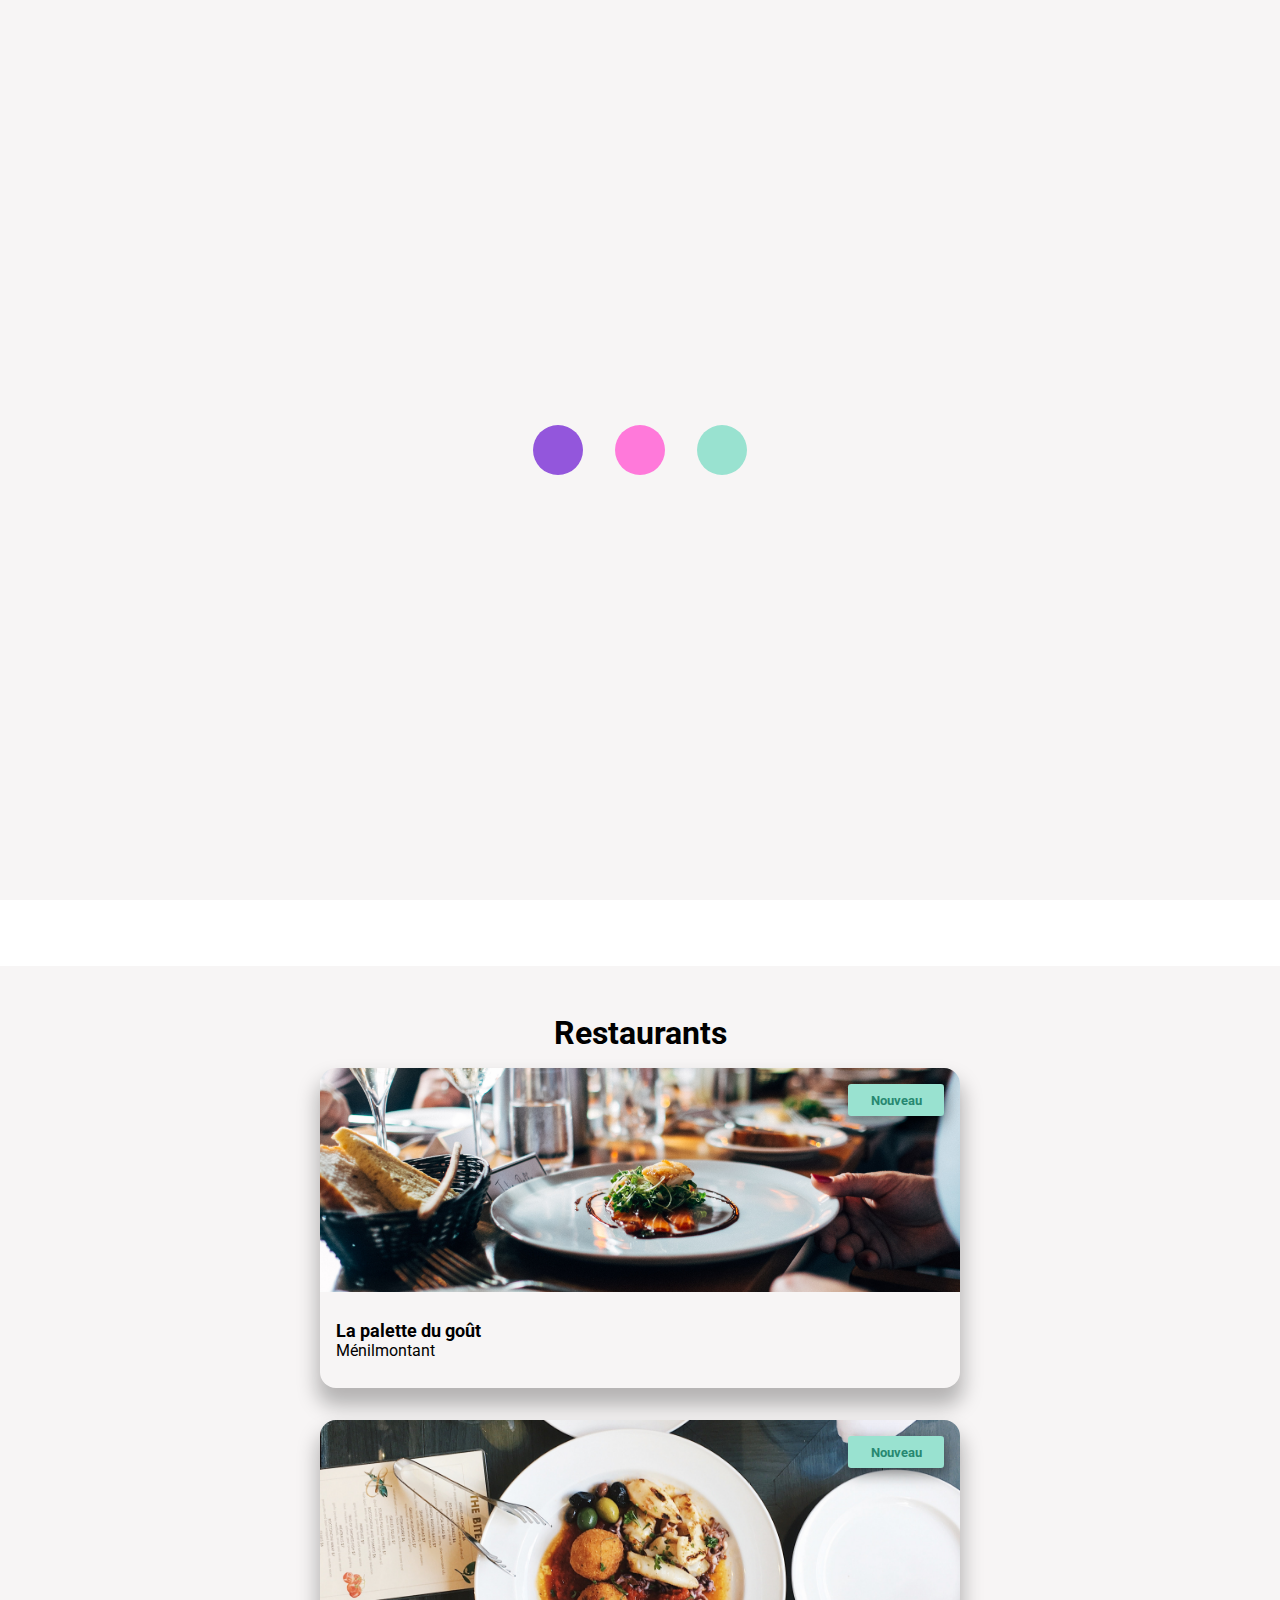
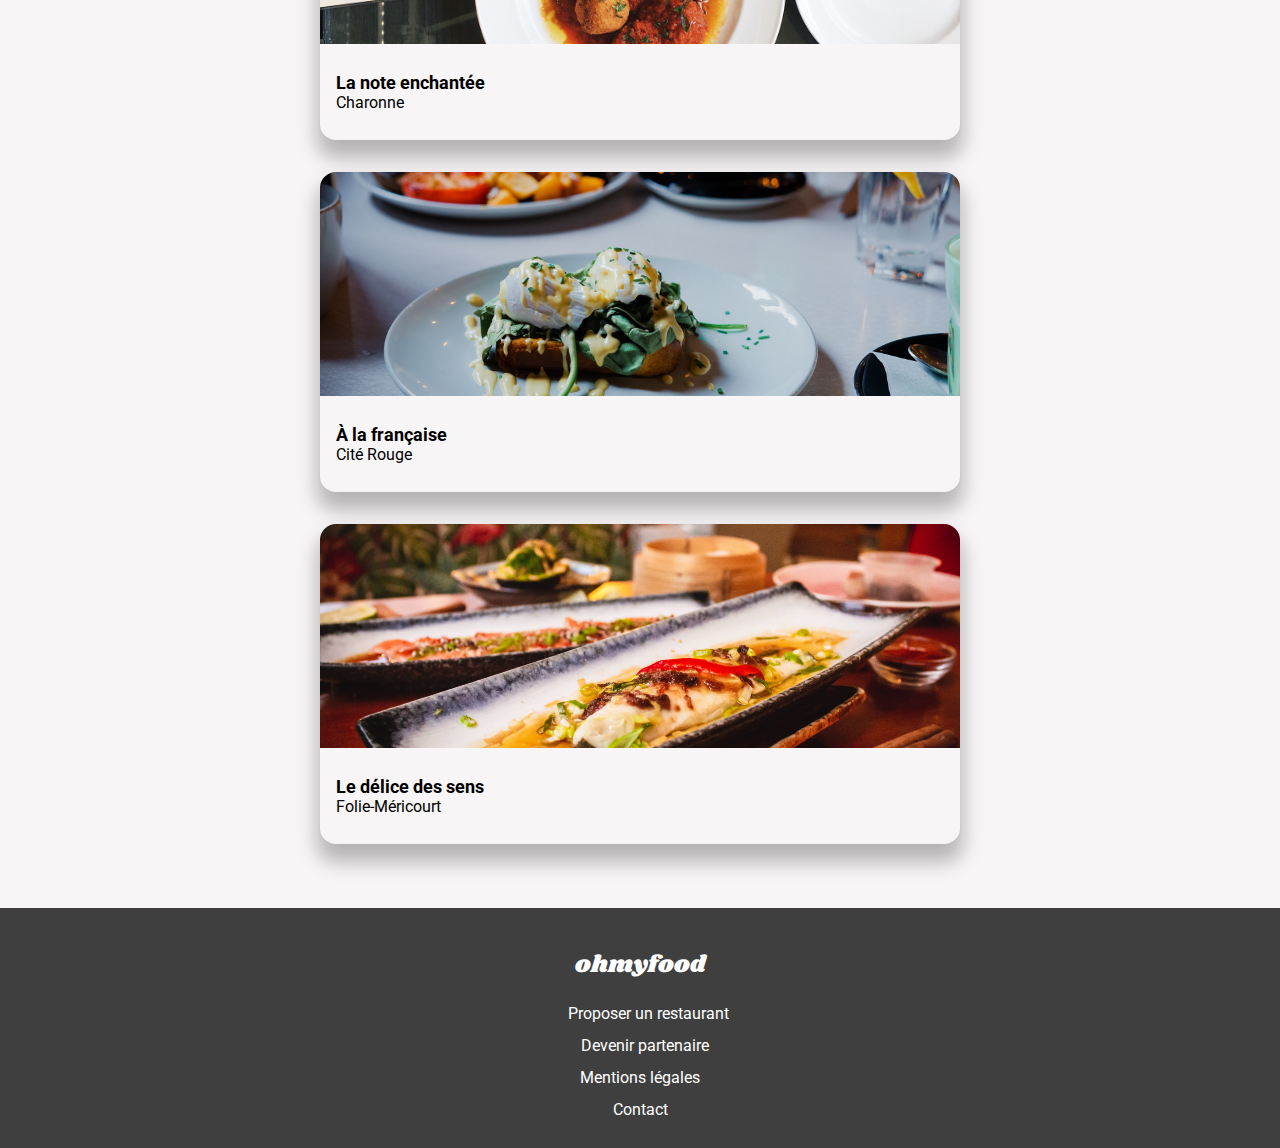
<file: projets/2_ohmyfood/index.html>
<!DOCTYPE html>
<html lang="fr">

<head>
  <meta charset="UTF-8">
  <meta http-equiv="X-UA-Compatible" content="IE=edge">
  <meta name="viewport" content="width=device-width, initial-scale=1.0">
  <link rel="stylesheet" href="./css/styles.css">
  <link rel="stylesheet" href="https://cdnjs.cloudflare.com/ajax/libs/font-awesome/6.3.0/css/all.min.css"
    integrity="sha512-SzlrxWUlpfuzQ+pcUCosxcglQRNAq/DZjVsC0lE40xsADsfeQoEypE+enwcOiGjk/bSuGGKHEyjSoQ1zVisanQ=="
    crossorigin="anonymous" referrerpolicy="no-referrer">
  <link rel="preconnect" href="https://fonts.googleapis.com">
  <link rel="preconnect" href="https://fonts.gstatic.com" crossorigin>
  <link href="https://fonts.googleapis.com/css2?family=Roboto:wght@400;700&family=Shrikhand&display=swap"
    rel="stylesheet">
  <link rel="apple-touch-icon" sizes="180x180" href="./assets/favicons/apple-touch-icon.png">
  <link rel="icon" type="image/png" sizes="32x32" href="./assets/favicons/favicon-32x32.png">
  <link rel="icon" type="image/png" sizes="16x16" href="./assets/favicons/favicon-16x16.png">
  <link rel="manifest" href="./assets/favicons/site.webmanifest">
  <link rel="mask-icon" href="./assets/favicons/safari-pinned-tab.svg" color="#5bbad5">
  <link rel="shortcut icon" href="./assets/favicons/favicon.ico">
  <meta name="msapplication-TileColor" content="#da532c">
  <meta name="msapplication-config" content="./assets/favicons/browserconfig.xml">
  <meta name="theme-color" content="#ffffff">
  <title>Ohmyfood</title>
</head>

<body>
  <div class="loader">
    <div class="dot d1"></div>
    <div class="dot d2"></div>
    <div class="dot d3"></div>
  </div>
  <header>
    <div class="header">
      <a href="./index.html">
        <p>ohmyfood</p>
      </a>
    </div>
  </header>
  <main>
    <section class="resto">
      <div class="resto__location">
        <p><i class="fa-solid fa-location-dot"></i> Paris, Belleville</p>
      </div>
      <div class="resto__headline">
        <h1>Réservez le menu qui vous convient</h1>
      </div>
      <div class="resto__headline__sub">
        <p>Découvrez des restaurants d'exception, sélectionnés par nos soins.</p>
      </div>
      <div class="resto__btn">
        <button type="button" class="btn__resto">Explorer nos restaurants</button>
      </div>
    </section>
    <section class="howto">
      <h2>Fonctionnement</h2>
      <div class="howto__content">
        <div class="howto__restaurant">
          <div class="howto__restaurant__number">
            <p>1</p>
          </div>
          <div class="howto__restaurant__icone">
            <i class="fa-solid fa-mobile-screen-button fa-lg"></i>
          </div>
          <div class="howto__restaurant__texte">
            <p>Choisissez un restaurant</p>
          </div>
        </div>
        <div class="howto__menu">
          <div class="howto__menu__number">
            <p>2</p>
          </div>
          <div class="howto__menu__icone">
            <i class="fa-solid fa-list fa-lg"></i>
          </div>
          <div class="howto__menu__texte">
            <p>Composez votre menu</p>
          </div>
        </div>
        <div class="howto__eat">
          <div class="howto__eat__number">
            <p>3</p>
          </div>
          <div class="howto__eat__icone">
            <i class="fa-solid fa-store fa-lg"></i>
          </div>
          <div class="howto__eat__texte">
            <p>Dégustez au restaurant</p>
          </div>
        </div>
      </div>
    </section>
    <section class="restaurant">
      <h2>Restaurants</h2>
      <div class="restaurant__content">
        <div class="restaurant__1">
          <button class="btn__new">Nouveau</button>
          <a href="./restaurant_1.html" class="a-img">
            <div class="restaurant__1__img">
              <img src="./assets/restaurants/jay-wennington-N_Y88TWmGwA-unsplash.jpg"
                alt="Restaurant La palette du goût">
            </div>
          </a>
          <div class="restaurant__1__header">
            <a href="./restaurant_1.html" class="a-header">
              <div class="restaurant__1__title">
                <div class="restaurant__1__name">
                  <h3>La palette du goût</h3>
                </div>
                <div class="restaurant__1__place">
                  <p>Ménilmontant</p>
                </div>
              </div>
            </a>
            <div class="restaurant__1__like">
              <i class="fa-regular fa-heart heart-1"></i>
              <i class="fa-solid fa-heart heart-2"></i>
            </div>
          </div>
        </div>
        <div class="restaurant__2">
          <button class="btn__new">Nouveau</button>
          <a href="./restaurant_2.html" class="a-img">
            <div class="restaurant__2__img">
              <img src="./assets/restaurants/stil-u2Lp8tXIcjw-unsplash.jpg" alt="Restaurant La note enchantée">
            </div>
          </a>
          <div class="restaurant__2__header">
            <a href="./restaurant_2.html" class="a-header">
              <div class="restaurant__2__title">
                <div class="restaurant__2__name">
                  <h3>La note enchantée</h3>
                </div>
                <div class="restaurant__2__place">
                  <p>Charonne</p>
                </div>
              </div>
            </a>
            <div class="restaurant__2__like">
              <i class="fa-regular fa-heart heart-1"></i>
              <i class="fa-solid fa-heart heart-2"></i>
            </div>
          </div>
        </div>
        <div class="restaurant__3">
          <a href="./restaurant_3.html" class="a-img">
            <div class="restaurant__3__img">
              <img src="./assets/restaurants/toa-heftiba-DQKerTsQwi0-unsplash.jpg" alt="Restaurant À la française">
            </div>
          </a>
          <div class="restaurant__3__header">
            <a href="./restaurant_3.html" class="a-header">
              <div class="restaurant__3__title">
                <div class="restaurant__3__name">
                  <h3>À la française</h3>
                </div>
                <div class="restaurant__3__place">
                  <p>Cité Rouge</p>
                </div>
              </div>
            </a>
            <div class="restaurant__3__like">
              <i class="fa-regular fa-heart heart-1"></i>
              <i class="fa-solid fa-heart heart-2"></i>
            </div>
          </div>
        </div>
        <div class="restaurant__4">
          <a href="./restaurant_4.html" class="a-img">
            <div class="restaurant__4__img">
              <img src="./assets/restaurants/louis-hansel-shotsoflouis-qNBGVyOCY8Q-unsplash.jpg"
                alt="Restaurant Le délice des sens">
            </div>
          </a>
          <div class="restaurant__4__header">
            <a href="./restaurant_4.html" class="a-header">
              <div class="restaurant__4__title">
                <div class="restaurant__4__name">
                  <h3>Le délice des sens</h3>
                </div>
                <div class="restaurant__4__place">
                  <p>Folie-Méricourt</p>
                </div>
              </div>
            </a>
            <div class="restaurant__4__like">
              <i class="fa-regular fa-heart heart-1"></i>
              <i class="fa-solid fa-heart heart-2"></i>
            </div>
          </div>
        </div>
      </div>
    </section>
  </main>
  <footer>
    <div class="logo">
      <a href="./index.html">
        <p>ohmyfood</p>
      </a>
    </div>
    <div class="submit__restaurant">
      <i class="fa-solid fa-utensils"></i>
      <p>Proposer un restaurant</p>
    </div>
    <div class="become__partner">
      <i class="fa-solid fa-handshake-angle"></i>
      <p>Devenir partenaire</p>
    </div>
    <div class="legal__notice">
      <p>Mentions légales</p>
    </div>
    <div class="contact">
      <a href="mailto:contact@ohmyfood.com">
        <p>Contact</p>
      </a>
    </div>
  </footer>
</body>

</html>
</file>
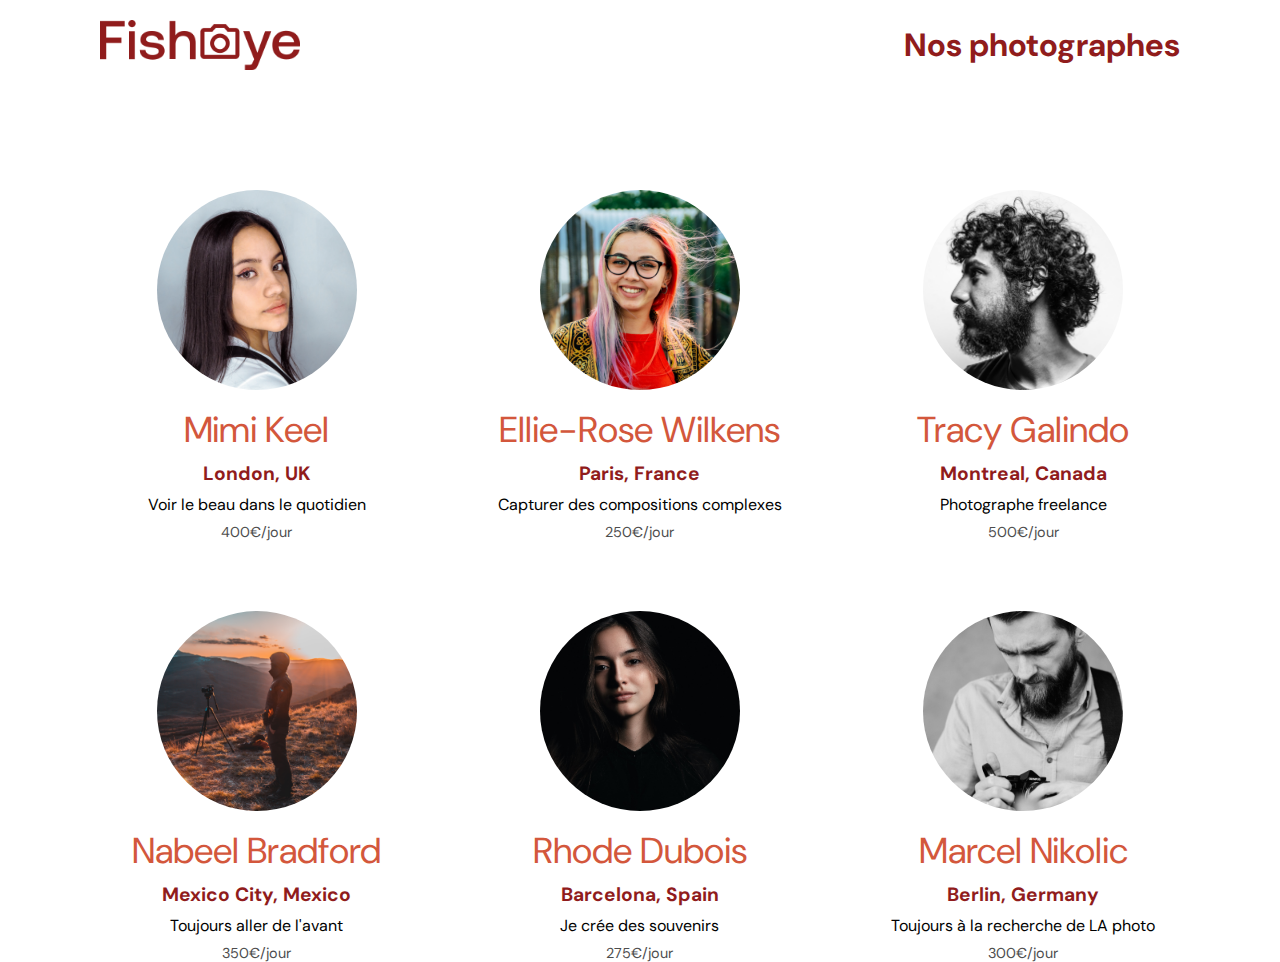
<file: projets/3_fisheye/index.html>
<!DOCTYPE html>
<html lang="fr">

<head>
  <meta charset="utf-8">
  <meta http-equiv="X-UA-Compatible" content="IE=edge">
  <meta name="viewport" content="width=device-width, initial-scale=1.0">
  <link rel="icon" type="image/png" href="/projets/3_fisheye/assets/favicon.png">
  <link href="/projets/3_fisheye/css/style.css" rel="stylesheet" type="text/css">
  <link href="https://fonts.googleapis.com/css?family=DM+Sans&amp;display=swap" rel="stylesheet">
  <title>Fisheye</title>
</head>

<body>
  <header>
    <a href="/projets/3_fisheye/index.html"><img src="/projets/3_fisheye/assets/images/logo.png" class="logo"
        title="Fisheye Home page" aria-label="Logo Fisheye" alt="Logo Fisheye"></a>
    <h1>Nos photographes</h1>
  </header>
  <main id="main">
    <div class="photographer_section"></div>
  </main>
  <script src="/projets/3_fisheye/scripts/factories/photographerFactory.js"></script>
  <script src="/projets/3_fisheye/scripts/pages/index.js" type="module"></script>
</body>

</html>
</file>
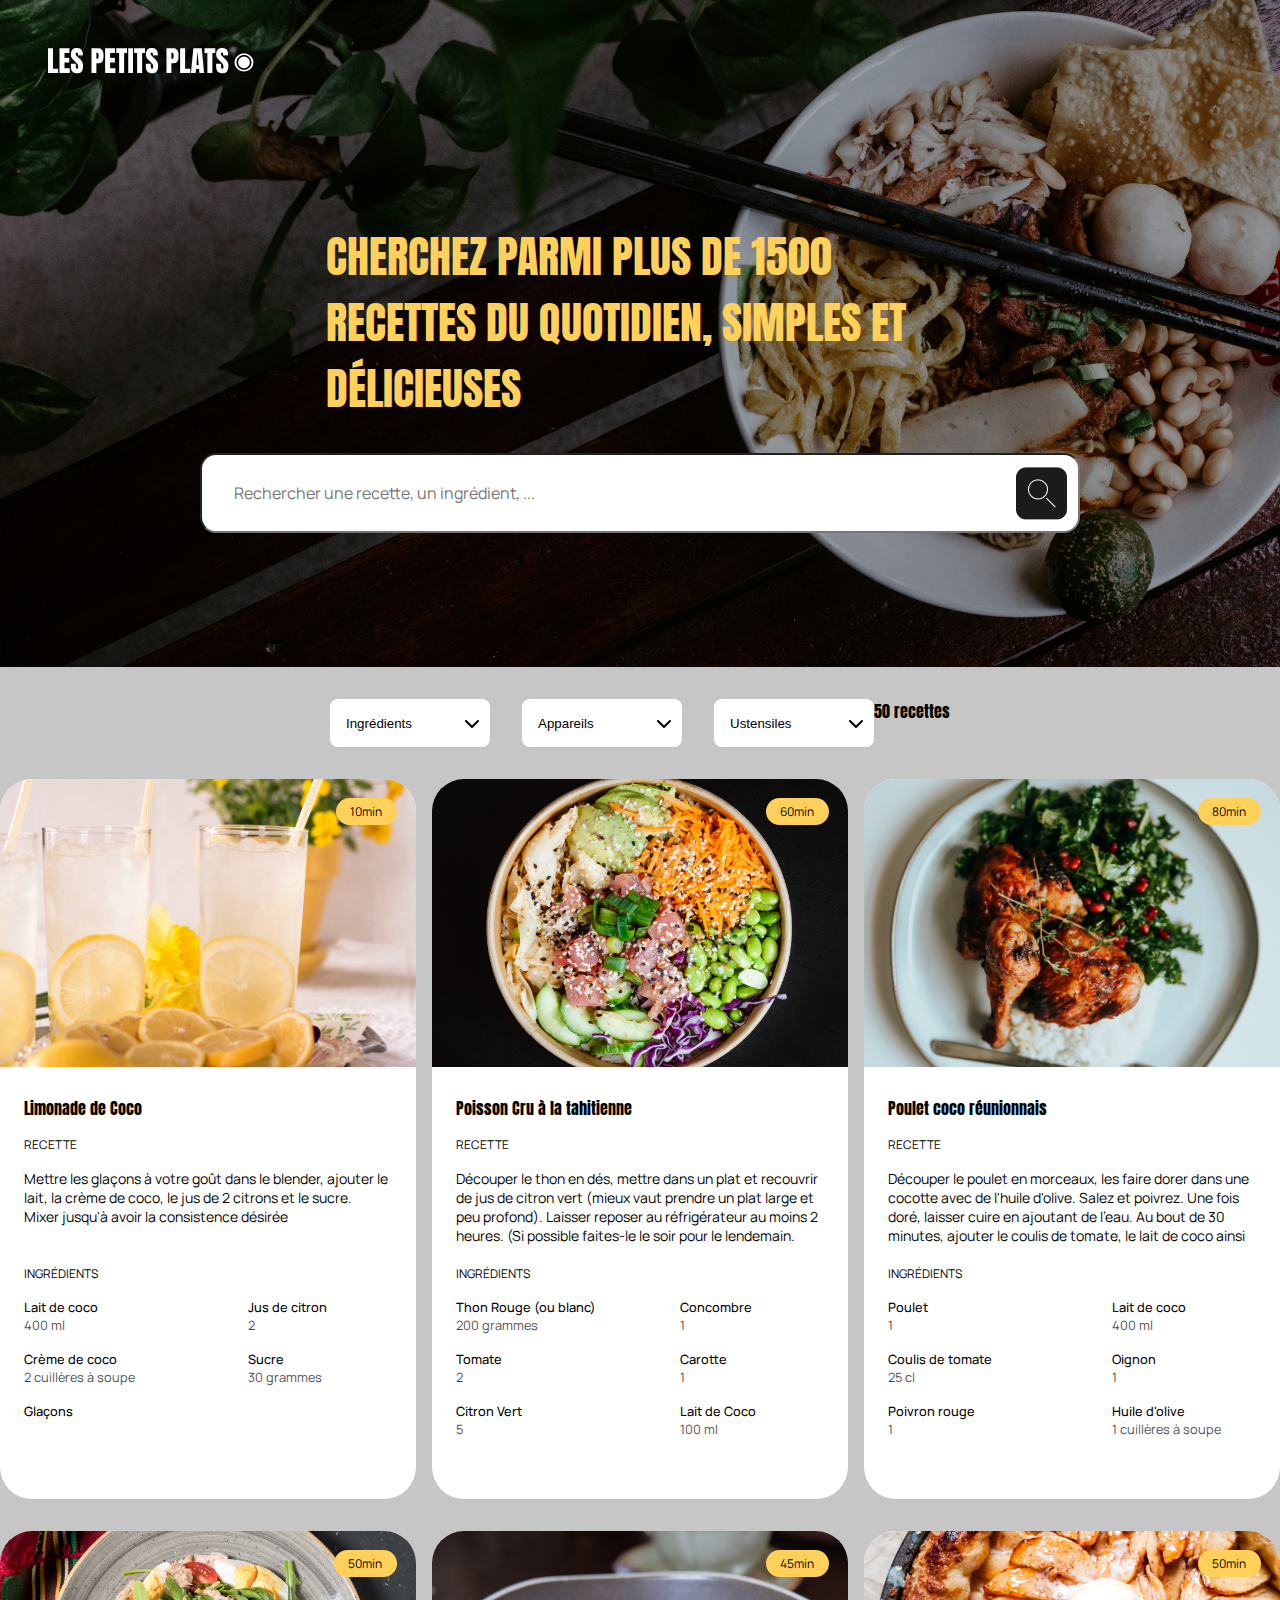
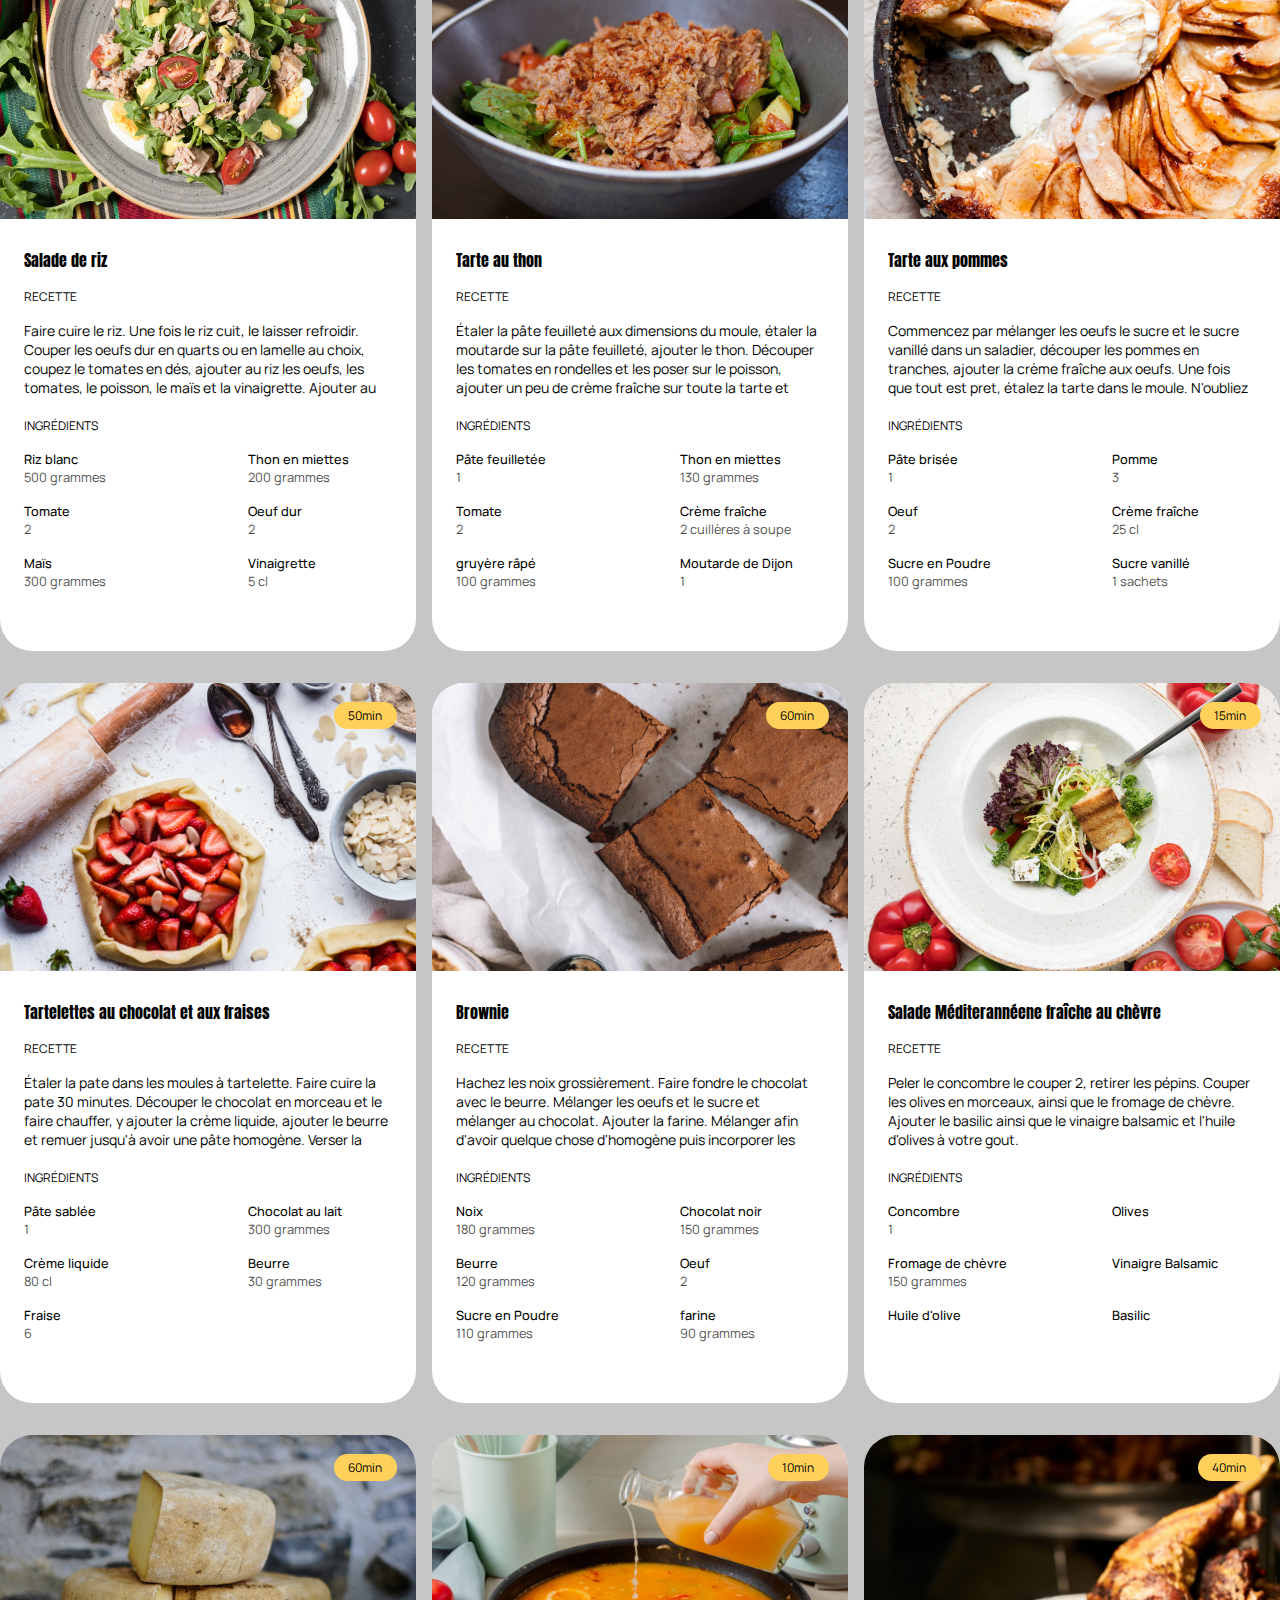
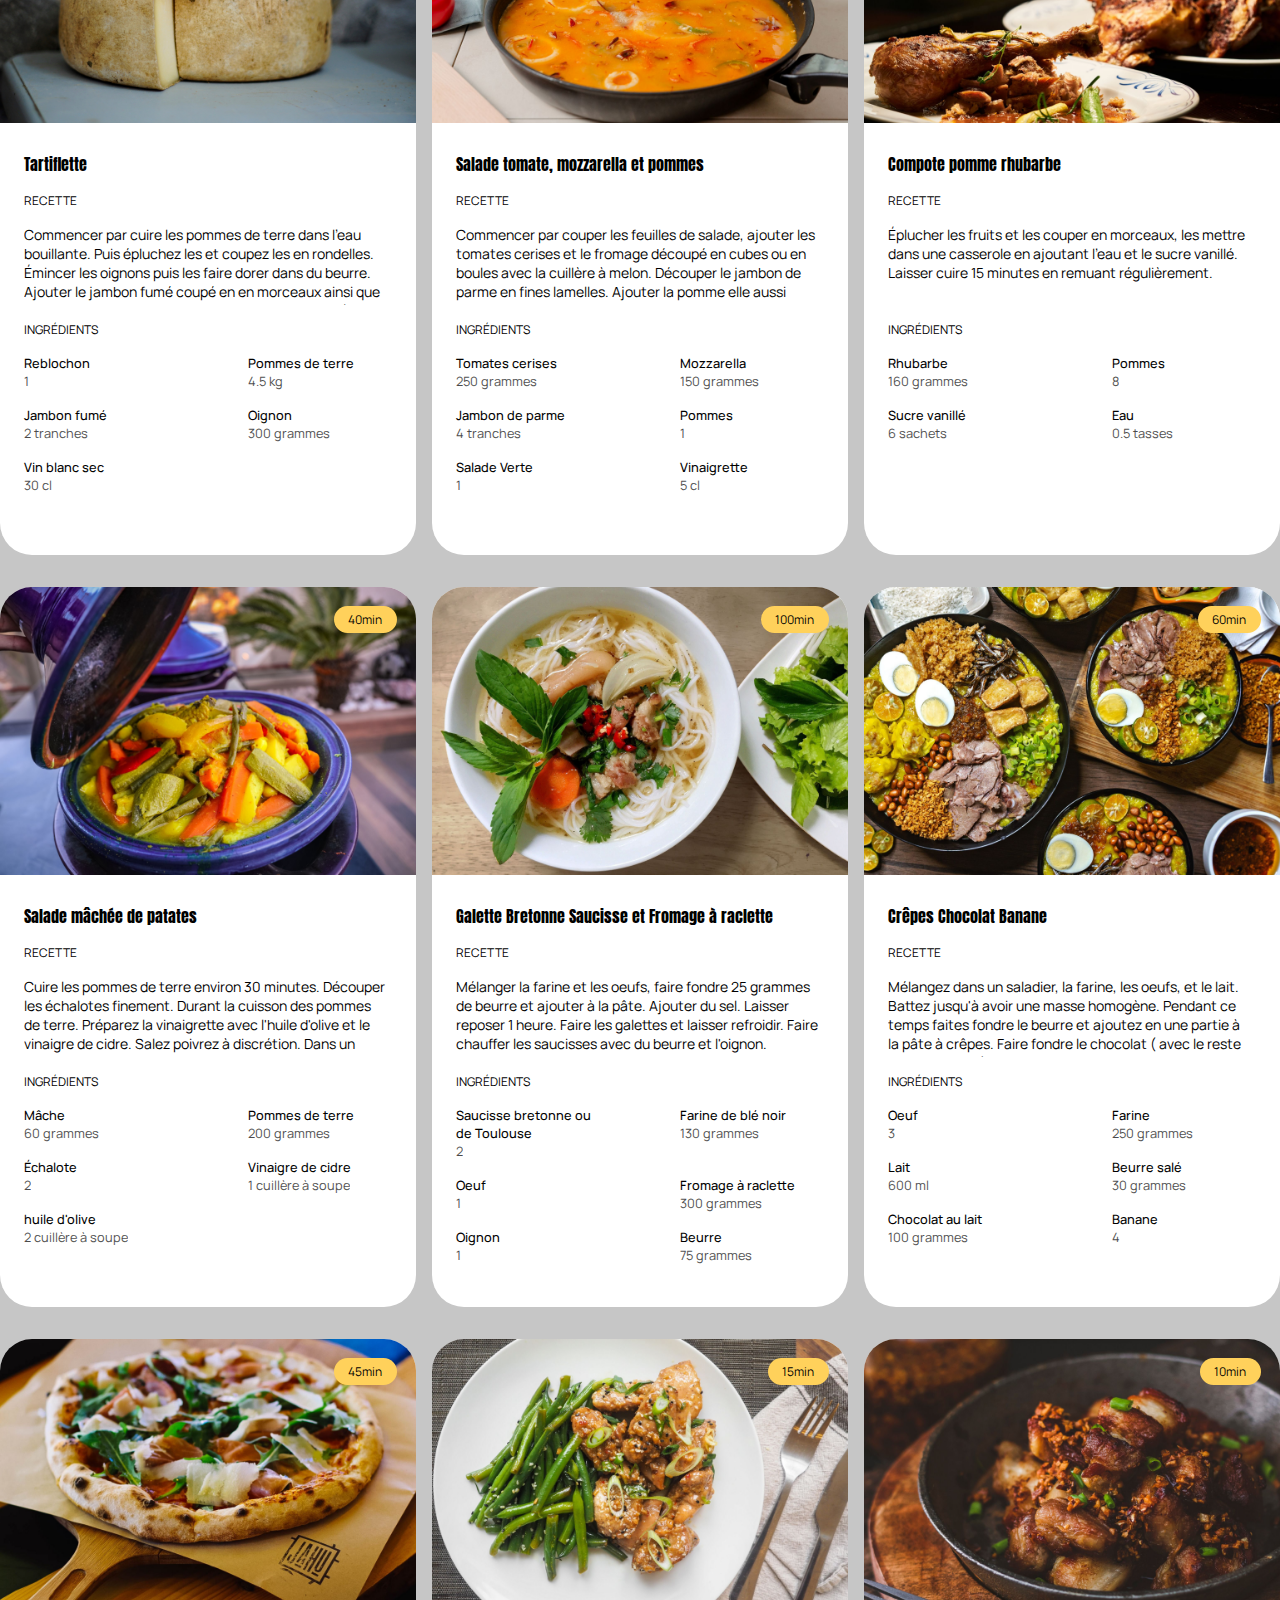
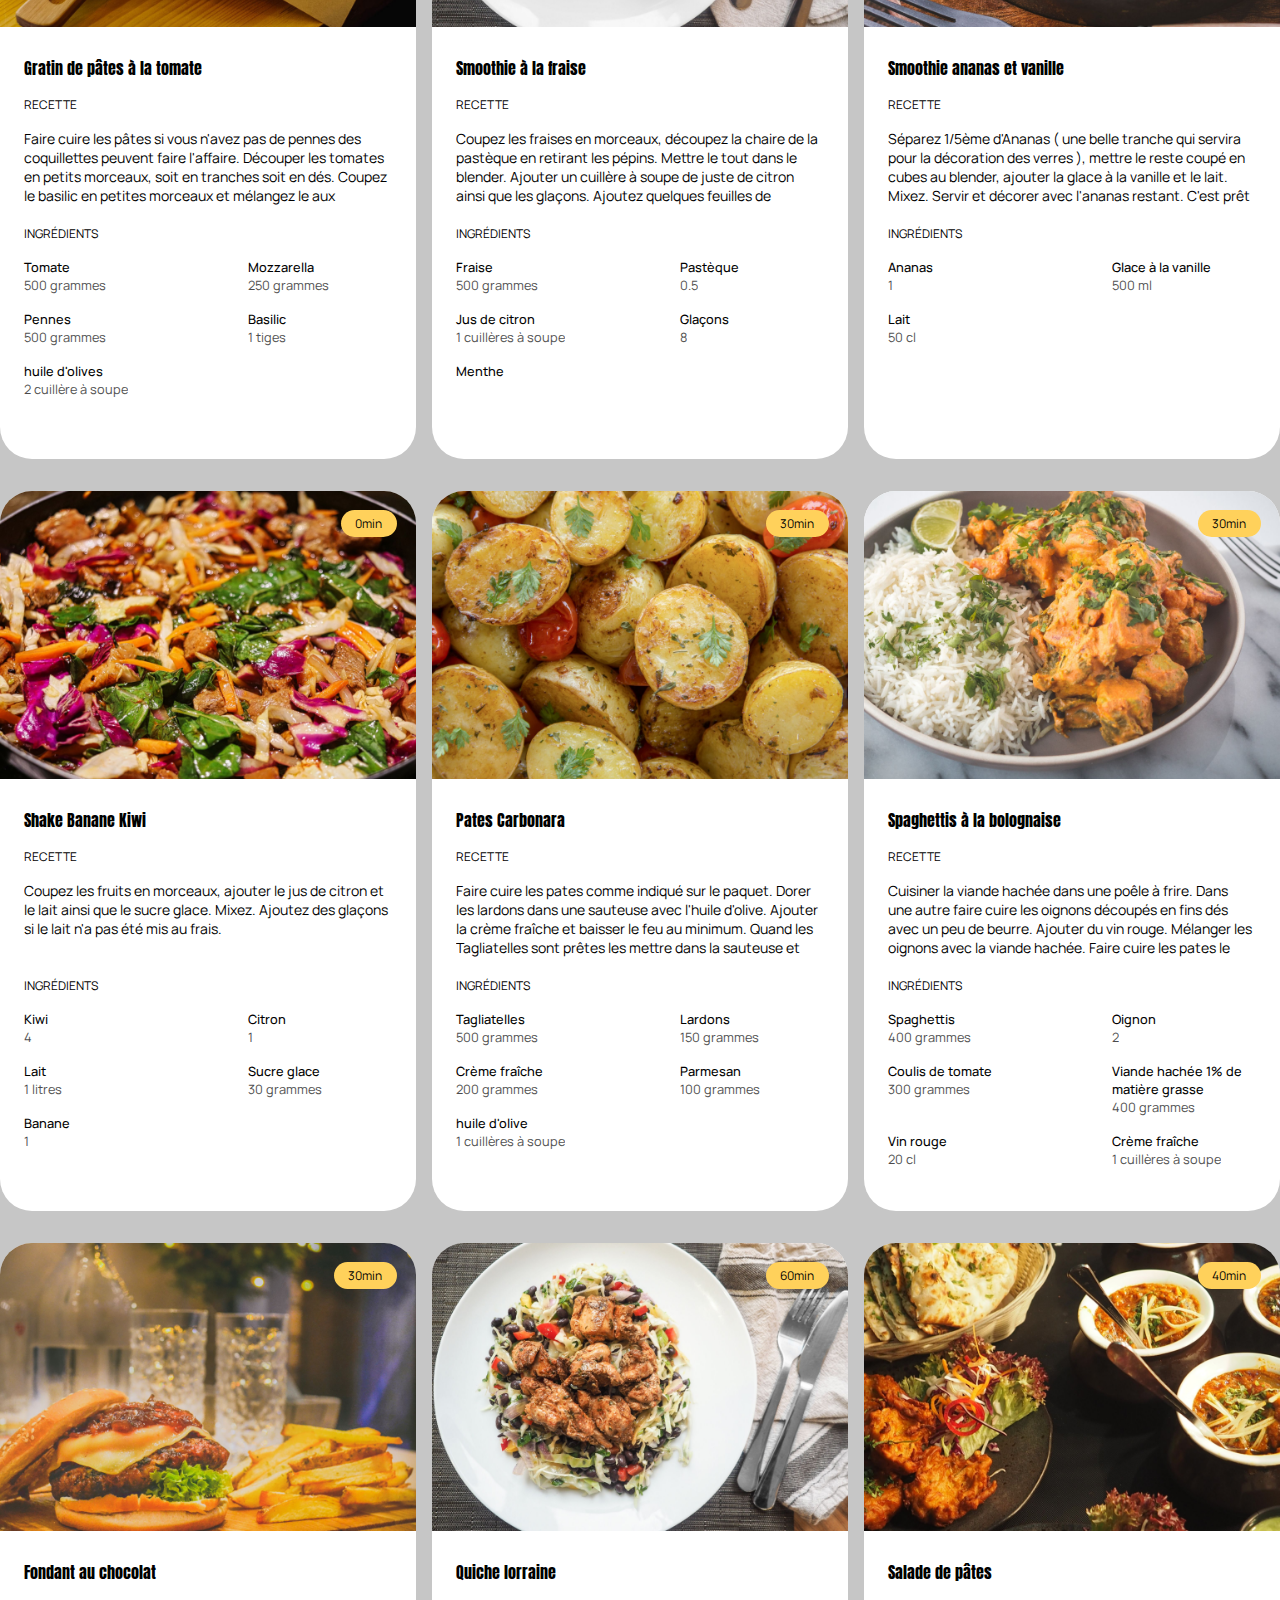
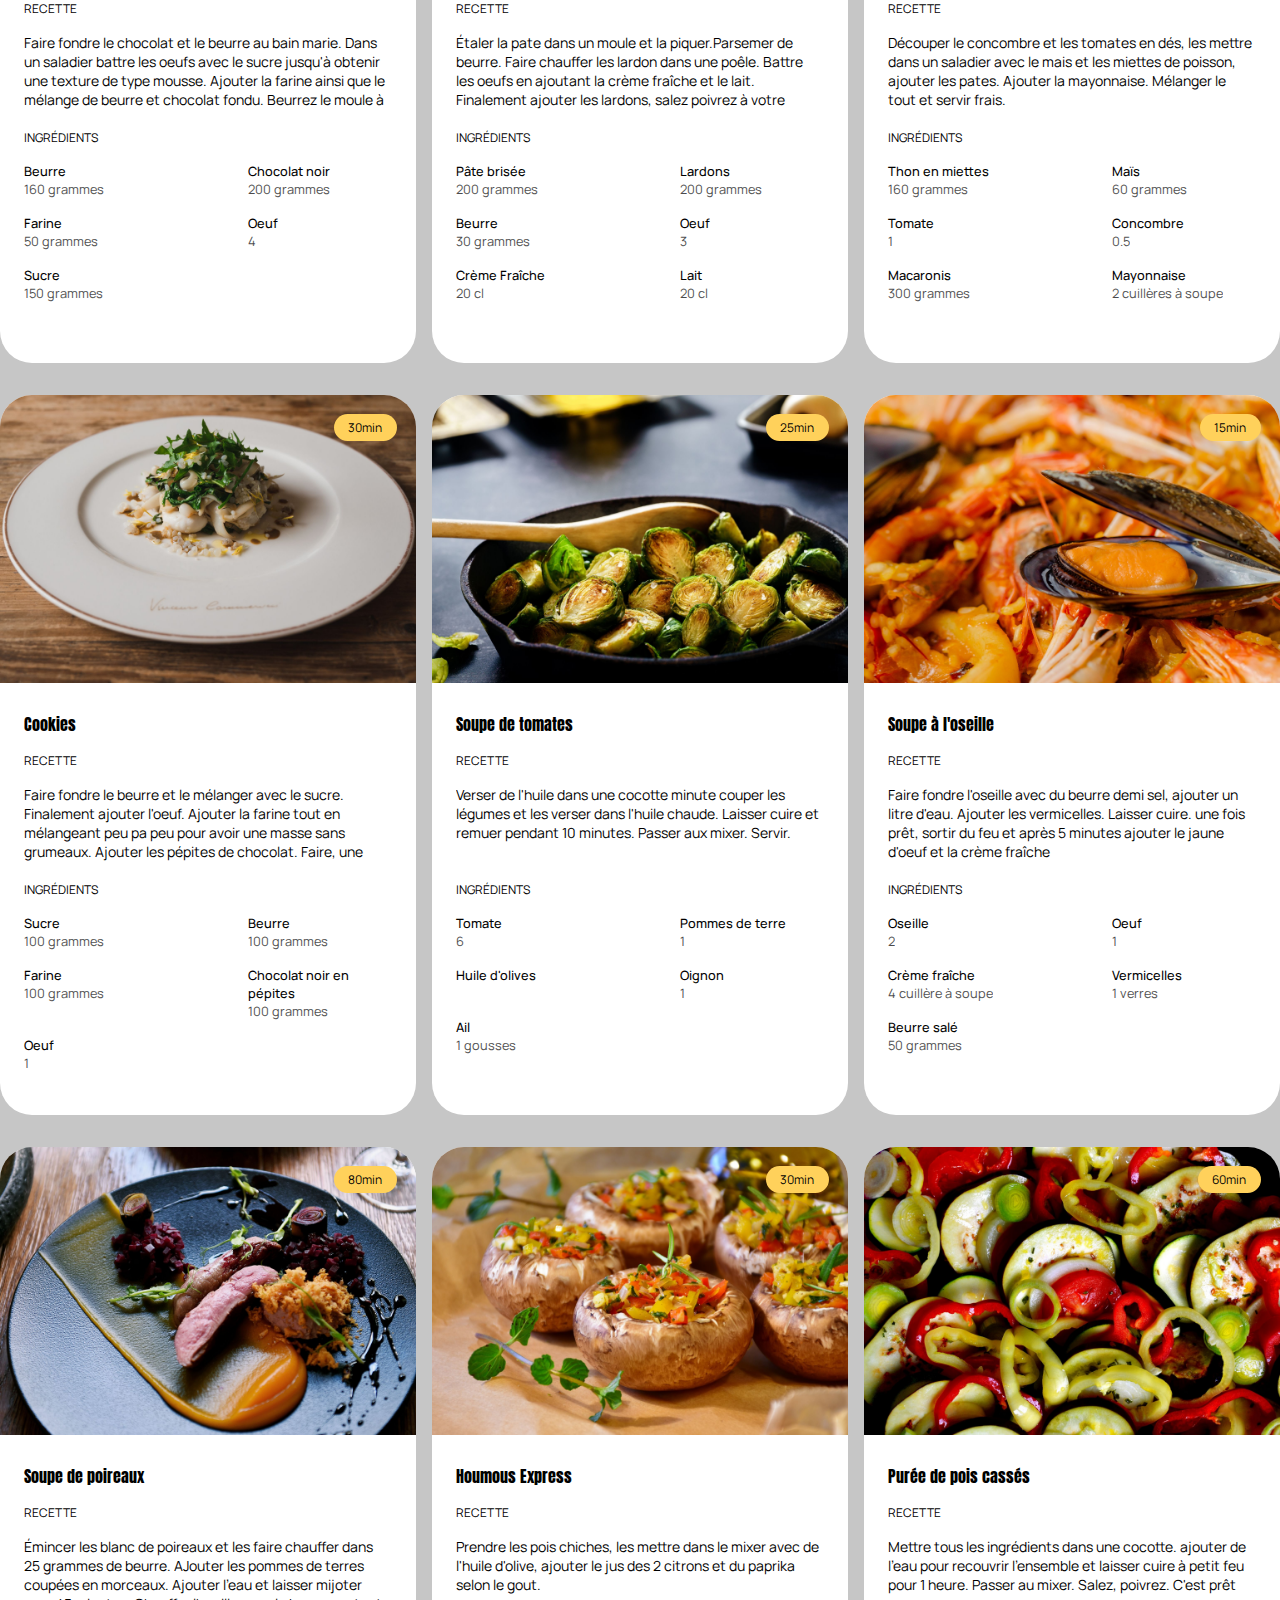
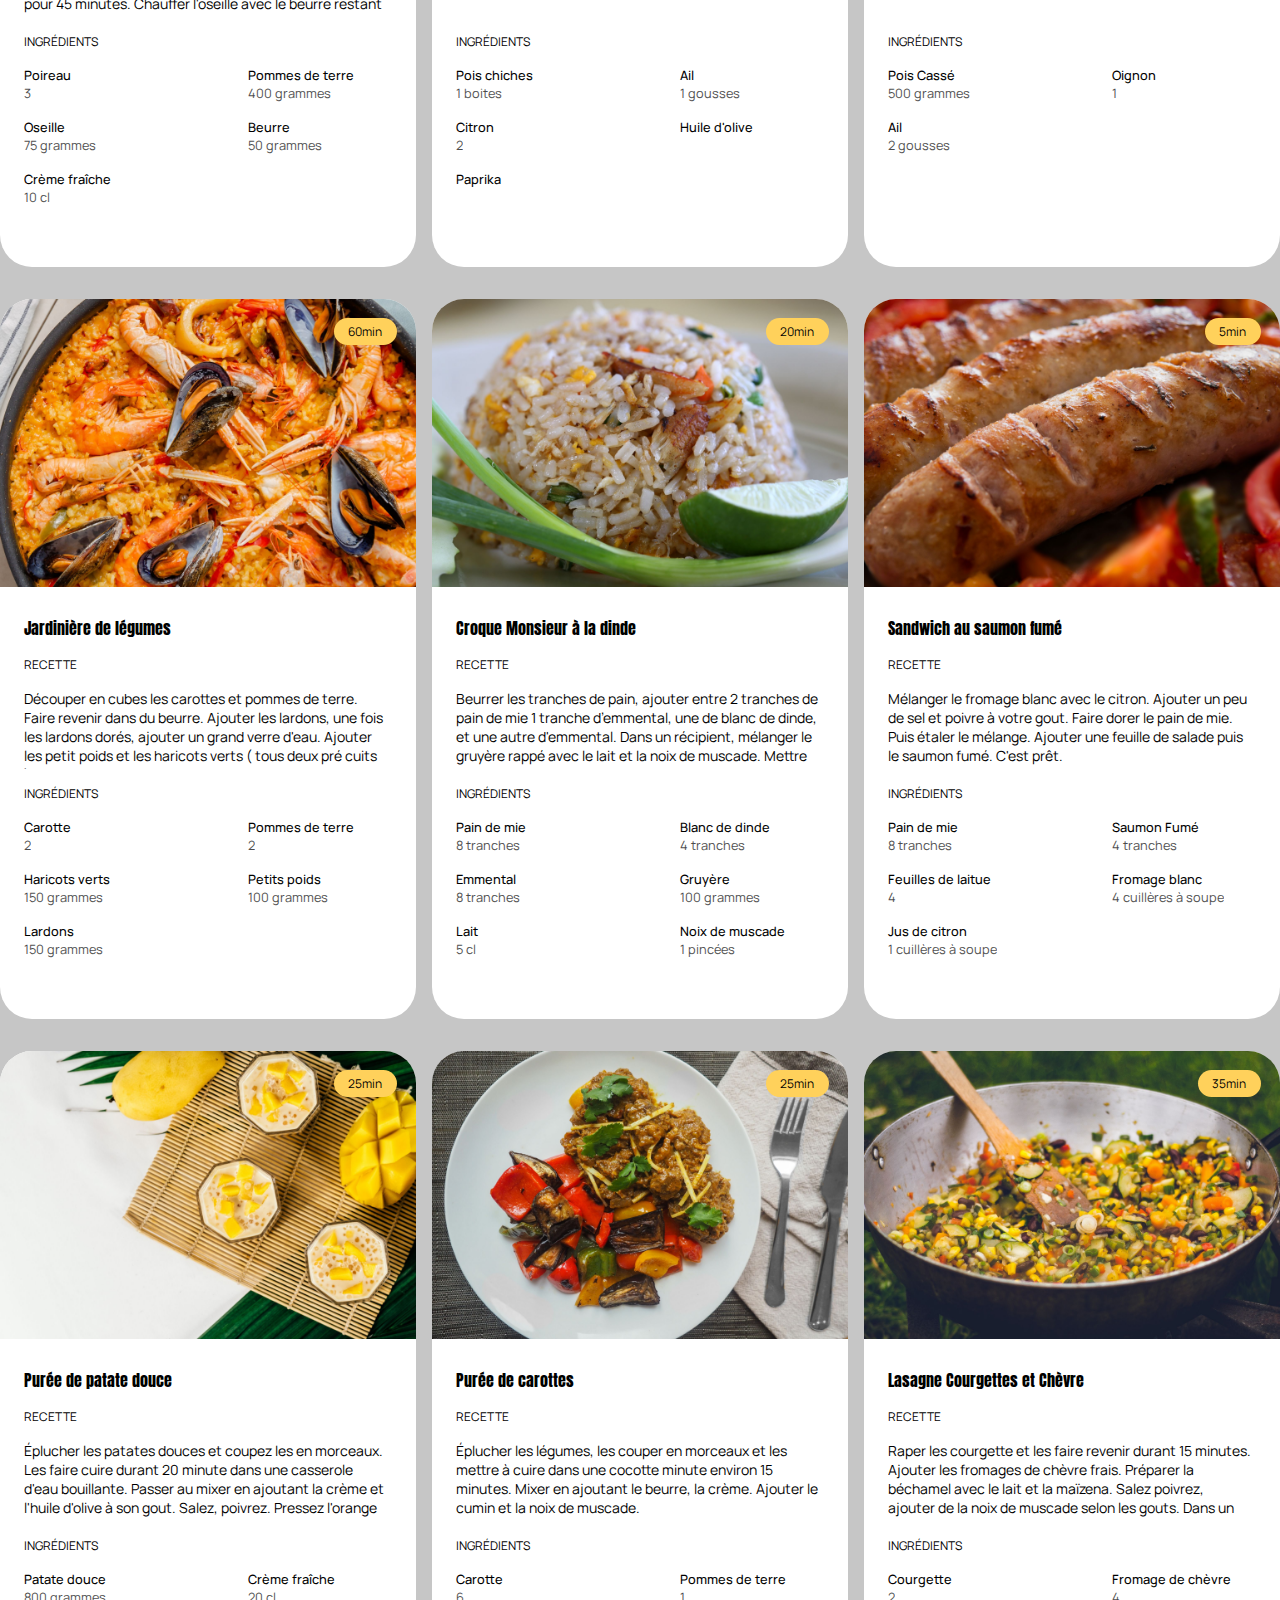
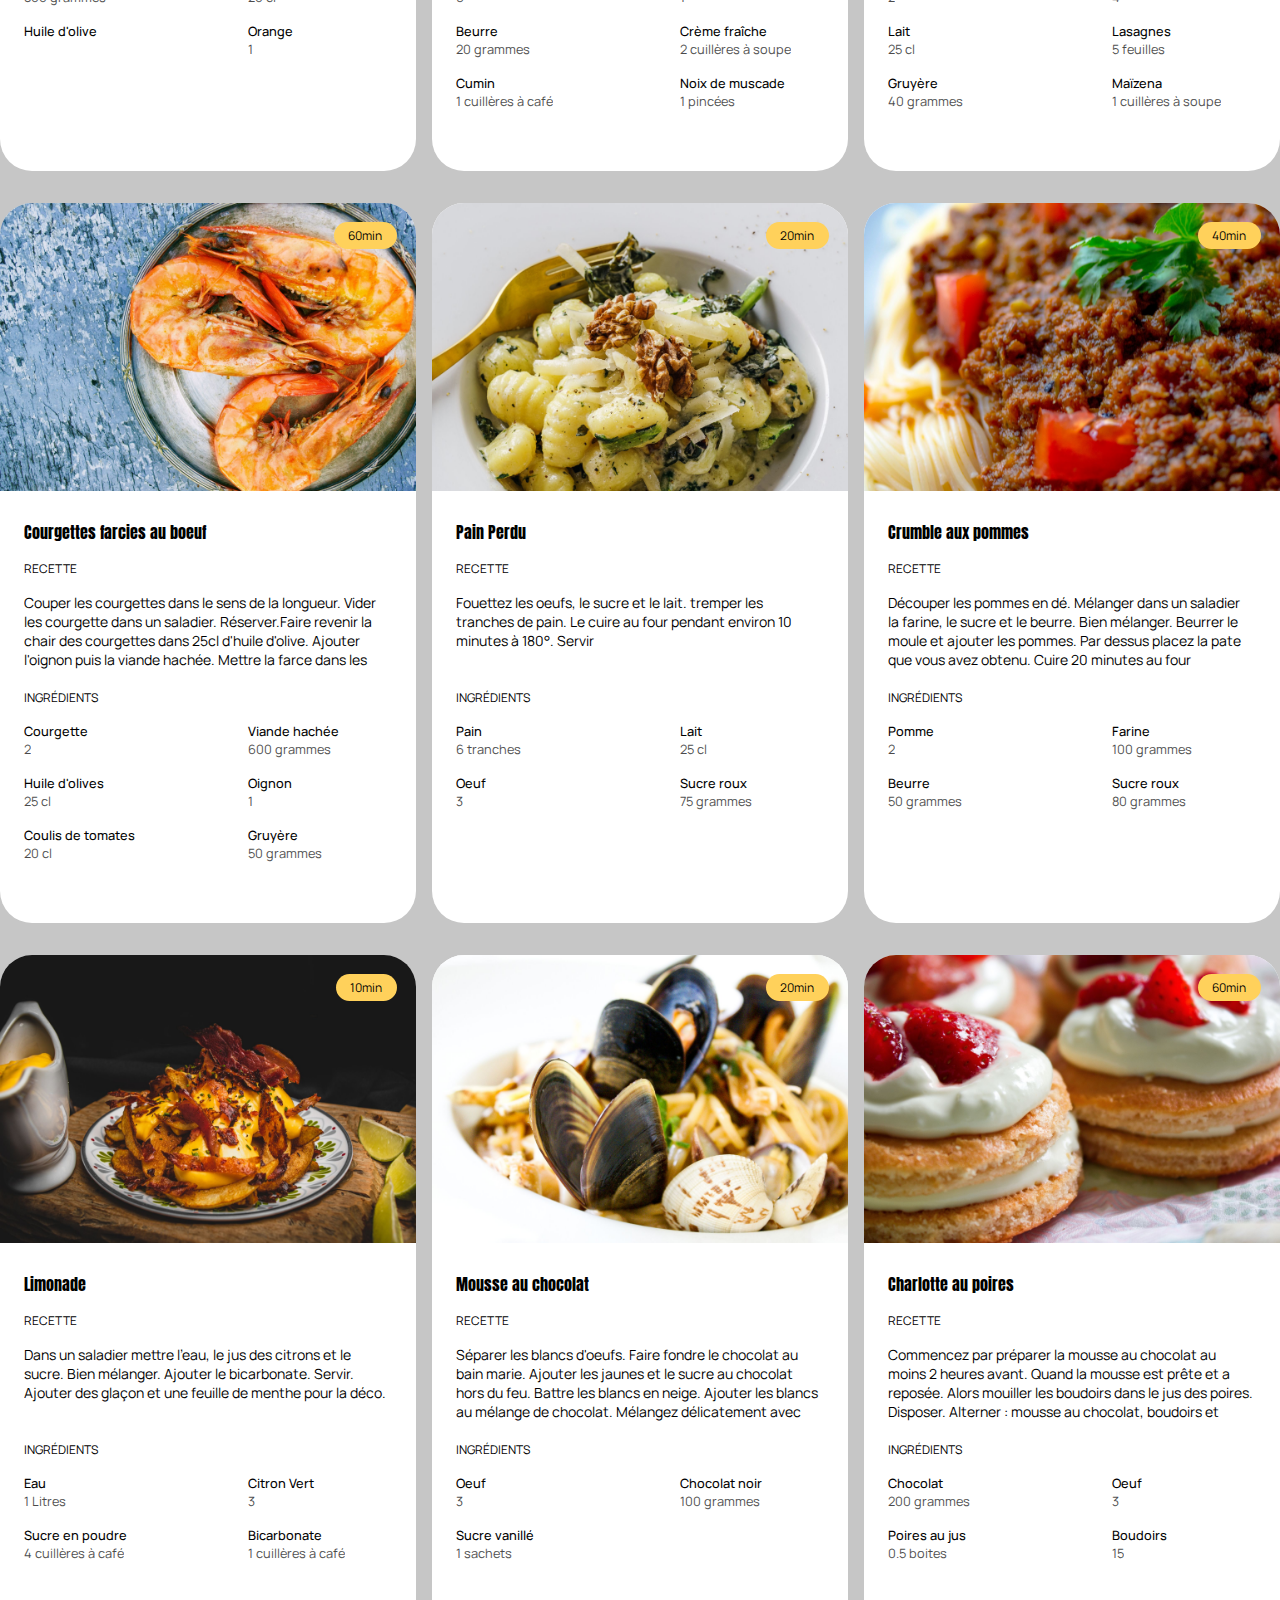
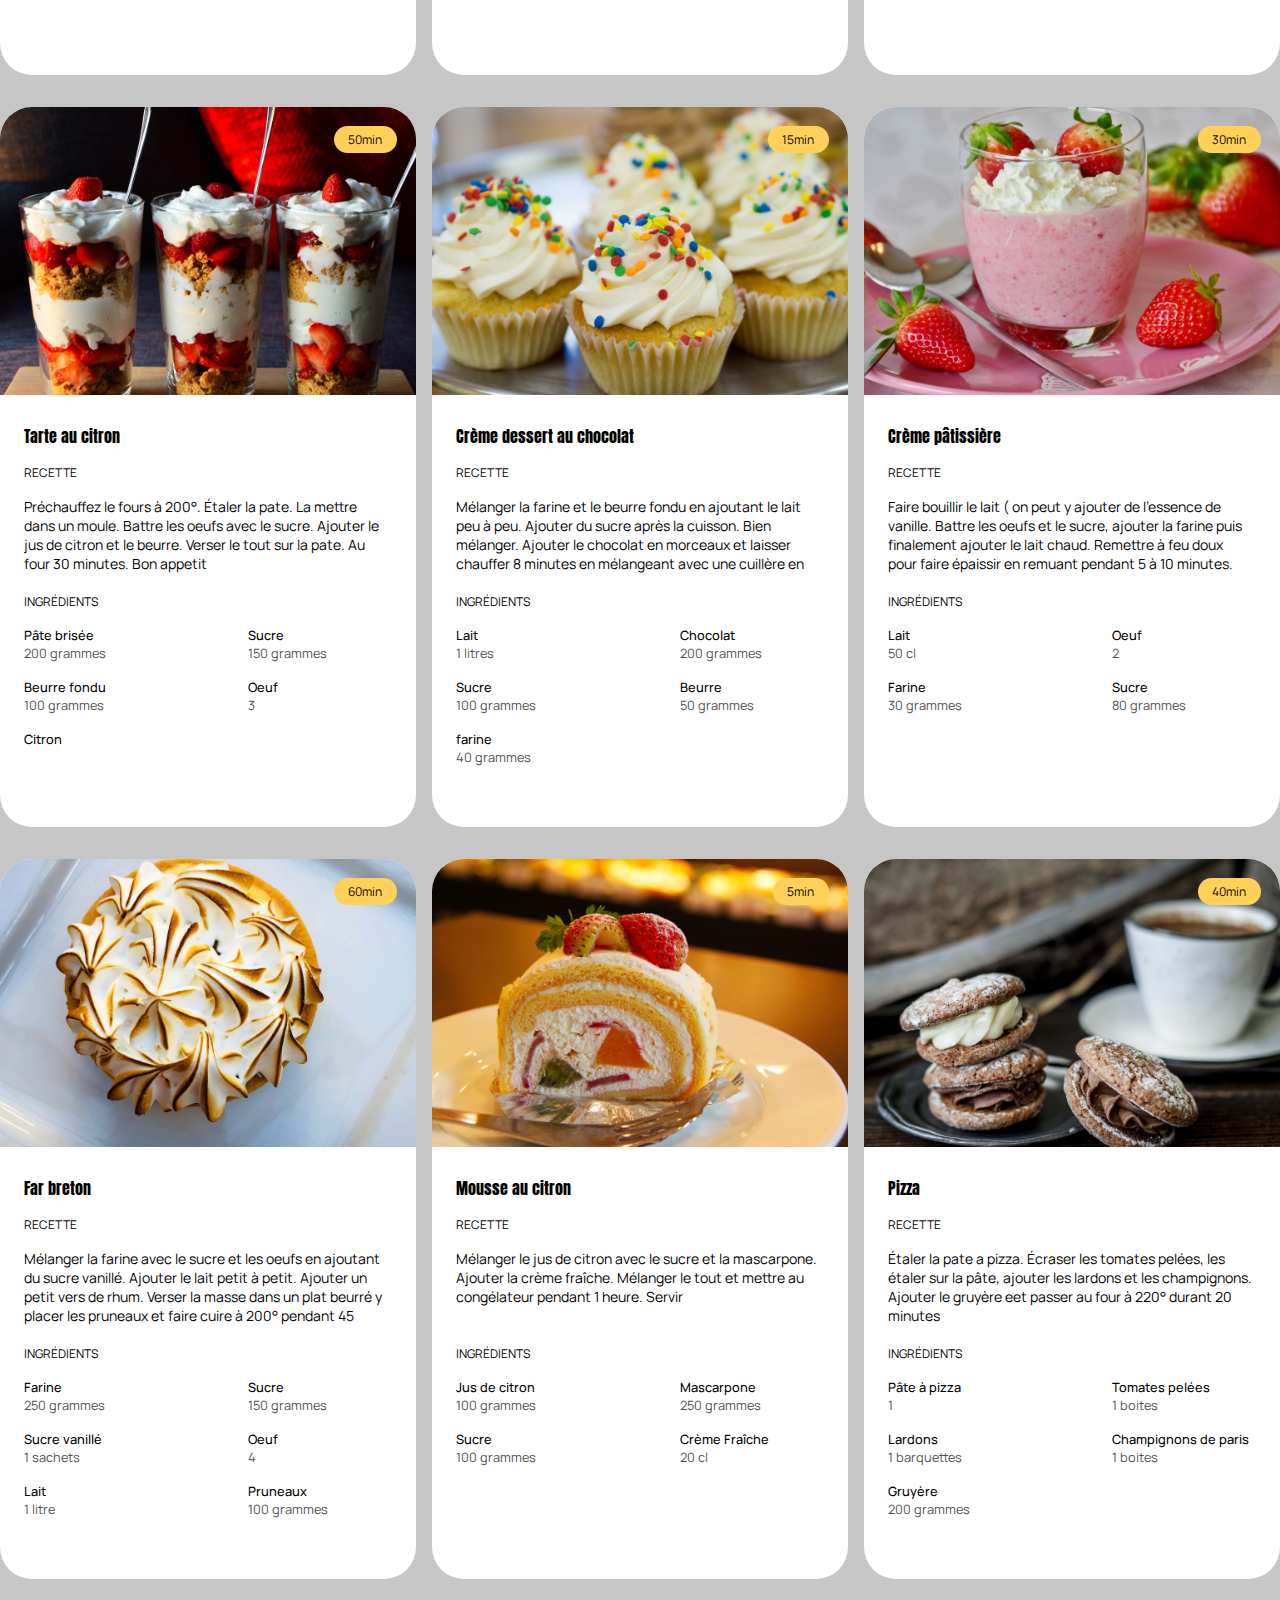
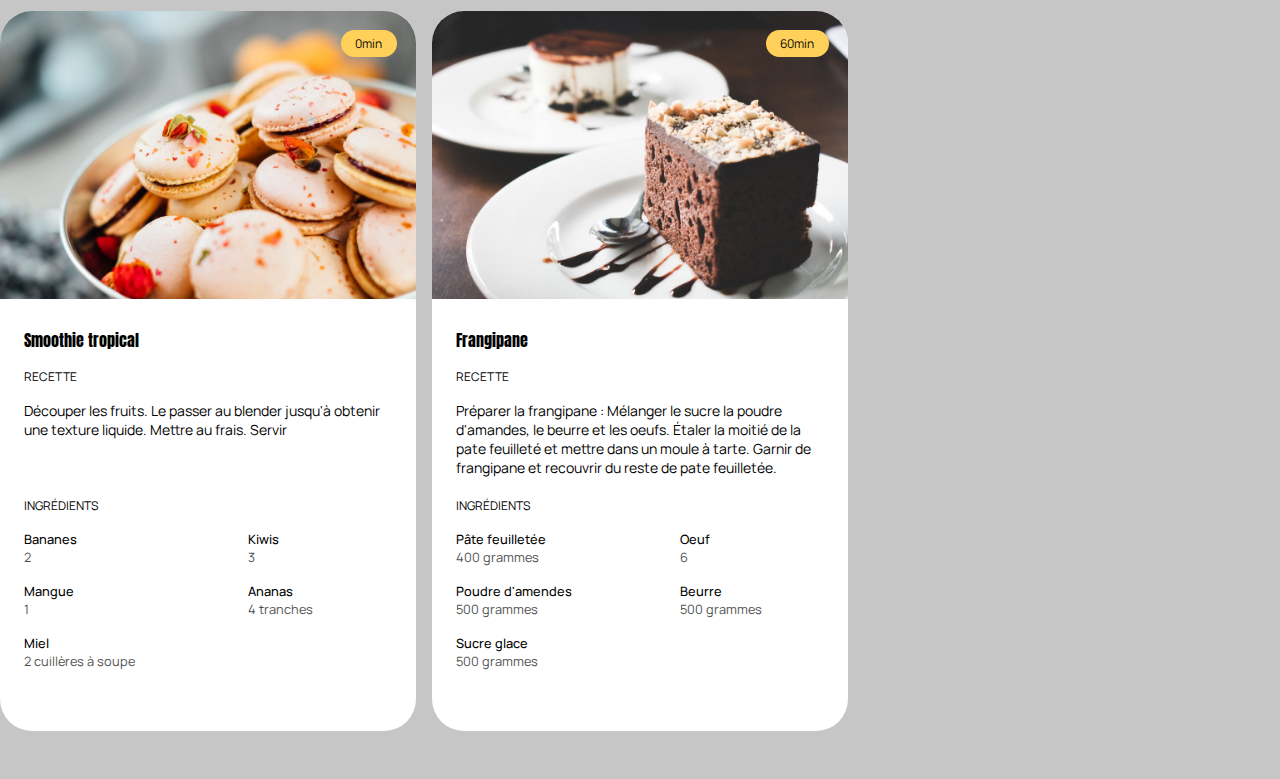
<file: projets/4_petits_plats/index.html>
<!DOCTYPE html>
<html lang="fr">

<head>
  <meta charset="UTF-8">
  <meta name="viewport" content="width=device-width, initial-scale=1.0">
  <link rel="stylesheet" href="/projets/4_petits_plats/css/style.css">
  <title>Les petits plats</title>
</head>

<body>
  <header>
    <img src="/projets/4_petits_plats/assets/Logo.png" alt="Logo les petits plats">
    <h1>cherchez parmi plus de 1500 recettes du quotidien, simples et délicieuses</h1>
    <div class="search">
      <input type="text" name="recherche" id="recherche" title="recherche"
        placeholder="Rechercher une recette, un ingrédient, ...">
      <img src="/projets/4_petits_plats/assets/search.png" alt="chercher">
    </div>
  </header>
  <main>
    <div class="filtres">
      <div class="filtre_selection">
        <div class="selections">
          <div class="ingredients">
            <button class="dropdown_btn btn_ingredients">Ingrédients</button>
            <svg xmlns="http://www.w3.org/2000/svg" height="1em" viewBox="0 0 512 512" class="chevron_down_ingredients">
              <path
                d="M233.4 406.6c12.5 12.5 32.8 12.5 45.3 0l192-192c12.5-12.5 12.5-32.8 0-45.3s-32.8-12.5-45.3 0L256 338.7 86.6 169.4c-12.5-12.5-32.8-12.5-45.3 0s-12.5 32.8 0 45.3l192 192z" />
            </svg>
            <svg xmlns="http://www.w3.org/2000/svg" height="1em" viewBox="0 0 512 512" class="chevron_up_ingredients">
              <path
                d="M233.4 105.4c12.5-12.5 32.8-12.5 45.3 0l192 192c12.5 12.5 12.5 32.8 0 45.3s-32.8 12.5-45.3 0L256 173.3 86.6 342.6c-12.5 12.5-32.8 12.5-45.3 0s-12.5-32.8 0-45.3l192-192z" />
            </svg>
            <div class="filtre_ingredients">
              <input type="search" name="ingredients_search" id="ingredients_search" title="recherche ingredients">
              <svg xmlns="http://www.w3.org/2000/svg" height="1em" viewBox="0 0 512 512" class="magnifying_glass">
                <path
                  d="M416 208c0 45.9-14.9 88.3-40 122.7L502.6 457.4c12.5 12.5 12.5 32.8 0 45.3s-32.8 12.5-45.3 0L330.7 376c-34.4 25.2-76.8 40-122.7 40C93.1 416 0 322.9 0 208S93.1 0 208 0S416 93.1 416 208zM208 352a144 144 0 1 0 0-288 144 144 0 1 0 0 288z" />
              </svg>
              <div class="container_ingredients"></div>
              <p class="element_vide_ingredients hidden">Aucun élément trouvé</p>
            </div>
          </div>
          <div class="appareils">
            <button class="dropdown_btn btn_appareils">Appareils</button>
            <svg xmlns="http://www.w3.org/2000/svg" height="1em" viewBox="0 0 512 512" class="chevron_down_appareils">
              <path
                d="M233.4 406.6c12.5 12.5 32.8 12.5 45.3 0l192-192c12.5-12.5 12.5-32.8 0-45.3s-32.8-12.5-45.3 0L256 338.7 86.6 169.4c-12.5-12.5-32.8-12.5-45.3 0s-12.5 32.8 0 45.3l192 192z" />
            </svg>
            <svg xmlns="http://www.w3.org/2000/svg" height="1em" viewBox="0 0 512 512" class="chevron_up_appareils">
              <path
                d="M233.4 105.4c12.5-12.5 32.8-12.5 45.3 0l192 192c12.5 12.5 12.5 32.8 0 45.3s-32.8 12.5-45.3 0L256 173.3 86.6 342.6c-12.5 12.5-32.8 12.5-45.3 0s-12.5-32.8 0-45.3l192-192z" />
            </svg>
            <div class="filtre_appareils">
              <input type="search" name="appareils_search" id="appareils_search" title="recherche appareils">
              <svg xmlns="http://www.w3.org/2000/svg" height="1em" viewBox="0 0 512 512" class="magnifying_glass">
                <path
                  d="M416 208c0 45.9-14.9 88.3-40 122.7L502.6 457.4c12.5 12.5 12.5 32.8 0 45.3s-32.8 12.5-45.3 0L330.7 376c-34.4 25.2-76.8 40-122.7 40C93.1 416 0 322.9 0 208S93.1 0 208 0S416 93.1 416 208zM208 352a144 144 0 1 0 0-288 144 144 0 1 0 0 288z" />
              </svg>
              <div class="container_appareils"></div>
              <p class="element_vide_appareils hidden">Aucun élément trouvé</p>
            </div>
          </div>
          <div class="ustensils">
            <button class="dropdown_btn btn_ustensils">Ustensiles</button>
            <svg xmlns="http://www.w3.org/2000/svg" height="1em" viewBox="0 0 512 512" class="chevron_down_ustensils">
              <path
                d="M233.4 406.6c12.5 12.5 32.8 12.5 45.3 0l192-192c12.5-12.5 12.5-32.8 0-45.3s-32.8-12.5-45.3 0L256 338.7 86.6 169.4c-12.5-12.5-32.8-12.5-45.3 0s-12.5 32.8 0 45.3l192 192z" />
            </svg>
            <svg xmlns="http://www.w3.org/2000/svg" height="1em" viewBox="0 0 512 512" class="chevron_up_ustensils">
              <path
                d="M233.4 105.4c12.5-12.5 32.8-12.5 45.3 0l192 192c12.5 12.5 12.5 32.8 0 45.3s-32.8 12.5-45.3 0L256 173.3 86.6 342.6c-12.5 12.5-32.8 12.5-45.3 0s-12.5-32.8 0-45.3l192-192z" />
            </svg>
            <div class="filtre_ustensils">
              <input type="search" name="ustensils_search" id="ustensils_search" title="recherche ustensils">
              <svg xmlns="http://www.w3.org/2000/svg" height="1em" viewBox="0 0 512 512" class="magnifying_glass">
                <path
                  d="M416 208c0 45.9-14.9 88.3-40 122.7L502.6 457.4c12.5 12.5 12.5 32.8 0 45.3s-32.8 12.5-45.3 0L330.7 376c-34.4 25.2-76.8 40-122.7 40C93.1 416 0 322.9 0 208S93.1 0 208 0S416 93.1 416 208zM208 352a144 144 0 1 0 0-288 144 144 0 1 0 0 288z" />
              </svg>
              <div class="container_ustensils"></div>
              <p class="element_vide_ustensils hidden">Aucun élément trouvé</p>
            </div>
          </div>
        </div>
        <span class="nbr_recettes"></span>
      </div>
      <div class="filtre_resultat"></div>
    </div>
    <div class="not_found"></div>
    <div class="liste_recettes"></div>
  </main>
  <script src="/projets/4_petits_plats/data/recipes.js"></script>
  <script src="/projets/4_petits_plats/js/index.js" type="module"></script>
</body>

</html>
</file>
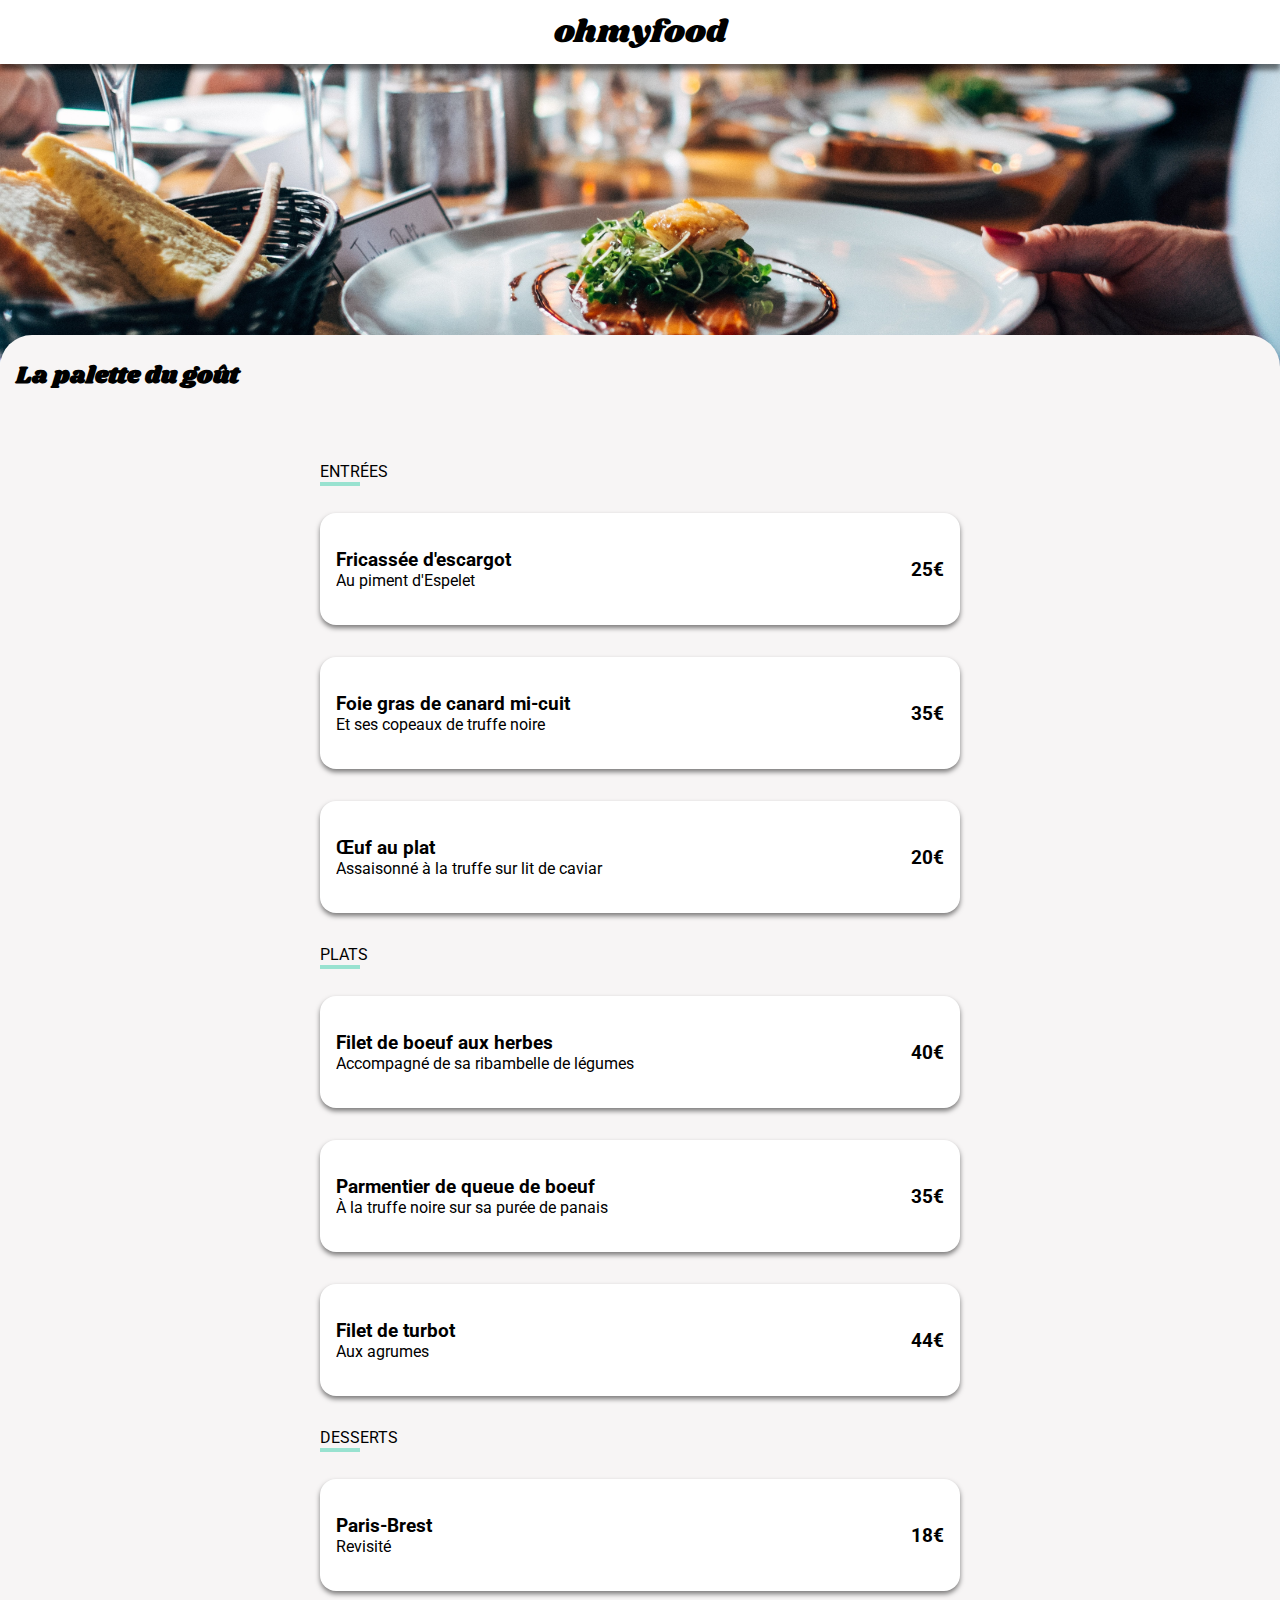
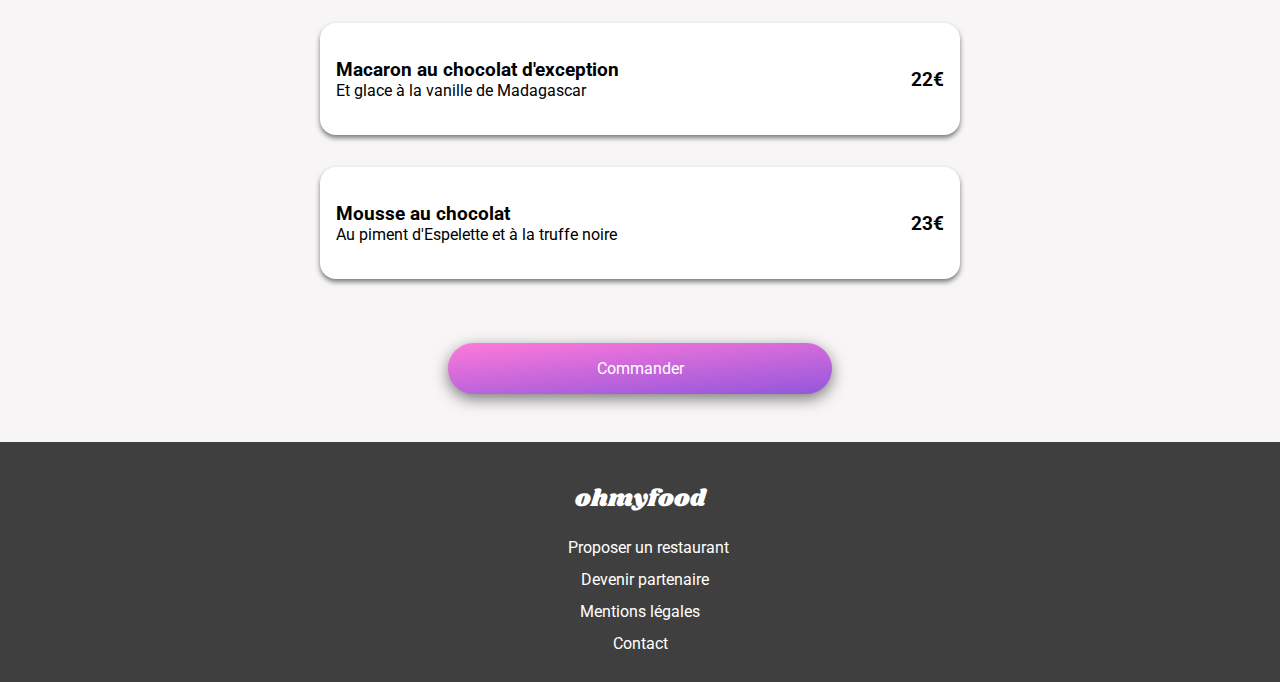
<file: projets/2_ohmyfood/restaurant_1.html>
<!DOCTYPE html>
<html lang="fr">

<head>
  <meta charset="UTF-8">
  <meta http-equiv="X-UA-Compatible" content="IE=edge">
  <meta name="viewport" content="width=device-width, initial-scale=1.0">
  <link rel="stylesheet" href="./css/styles.css">
  <link rel="stylesheet" href="https://cdnjs.cloudflare.com/ajax/libs/font-awesome/6.3.0/css/all.min.css"
    integrity="sha512-SzlrxWUlpfuzQ+pcUCosxcglQRNAq/DZjVsC0lE40xsADsfeQoEypE+enwcOiGjk/bSuGGKHEyjSoQ1zVisanQ=="
    crossorigin="anonymous" referrerpolicy="no-referrer">
  <link rel="preconnect" href="https://fonts.googleapis.com">
  <link rel="preconnect" href="https://fonts.gstatic.com" crossorigin>
  <link href="https://fonts.googleapis.com/css2?family=Roboto:wght@400;700&family=Shrikhand&display=swap"
    rel="stylesheet">
  <link rel="apple-touch-icon" sizes="180x180" href="/assets/favicons/apple-touch-icon.png">
  <link rel="icon" type="image/png" sizes="32x32" href="/assets/favicons/favicon-32x32.png">
  <link rel="icon" type="image/png" sizes="16x16" href="/assets/favicons/favicon-16x16.png">
  <link rel="manifest" href="/assets/favicons/site.webmanifest">
  <link rel="mask-icon" href="/assets/favicons/safari-pinned-tab.svg" color="#5bbad5">
  <link rel="shortcut icon" href="/assets/favicons/favicon.ico">
  <meta name="msapplication-TileColor" content="#da532c">
  <meta name="msapplication-config" content="/assets/favicons/browserconfig.xml">
  <meta name="theme-color" content="#ffffff">
  <title>Ohmyfood</title>
</head>

<body>
  <header>
    <div class="header__1">
      <a href="./index.html" title="back"><i class="fa-solid fa-arrow-left fa-lg"></i></a>
      <a href="./index.html">
        <p>ohmyfood</p>
      </a>
    </div>
  </header>
  <main>
    <div class="resto__1">
      <div class="resto__1__title">
        <div class="resto__1__title__name">
          <p>La palette du goût</p>
        </div>
        <div class="resto__1__title__like">
          <i class="fa-regular fa-heart heart-1"></i>
          <i class="fa-solid fa-heart heart-2"></i>
        </div>
      </div>
    </div>
    <div class="resto__1__menu">
      <div class="resto__1__menu__content">
        <div class="resto__1__menu__content__entrees">
          <p class="title">Entrées</p>
          <div class="resto__1__menu__content__entrees__cartes">
            <div class="resto__1__menu__content__entrees__cartes__dishes">
              <div class="resto__1__menu__content__entrees__cartes__dishes__name">
                <p class="short-text">Fricassée d'escargot</p>
              </div>
              <div class="resto__1__menu__content__entrees__cartes__dishes__info">
                <p class="short-text">Au piment d'Espelet</p>
              </div>
            </div>
            <div class="resto__1__menu__content__entrees__cartes__price">
              <p>25€</p>
            </div>
            <div class="resto__1__menu__content__check slide">
              <i class="fa-solid fa-circle-check"></i>
            </div>
          </div>
          <div class="resto__1__menu__content__entrees__cartes">
            <div class="resto__1__menu__content__entrees__cartes__dishes">
              <div class="resto__1__menu__content__entrees__cartes__dishes__name">
                <p class="short-text">Foie gras de canard mi-cuit</p>
              </div>
              <div class="resto__1__menu__content__entrees__cartes__dishes__info">
                <p class="short-text">Et ses copeaux de truffe noire</p>
              </div>
            </div>
            <div class="resto__1__menu__content__entrees__cartes__price">
              <p>35€</p>
            </div>
            <div class="resto__1__menu__content__check slide">
              <i class="fa-solid fa-circle-check"></i>
            </div>
          </div>
          <div class="resto__1__menu__content__entrees__cartes">
            <div class="resto__1__menu__content__entrees__cartes__dishes">
              <div class="resto__1__menu__content__entrees__cartes__dishes__name">
                <p class="short-text">Œuf au plat</p>
              </div>
              <div class="resto__1__menu__content__entrees__cartes__dishes__info">
                <p class="short-text">Assaisonné à la truffe sur lit de caviar</p>
              </div>
            </div>
            <div class="resto__1__menu__content__entrees__cartes__price">
              <p>20€</p>
            </div>
            <div class="resto__1__menu__content__check slide">
              <i class="fa-solid fa-circle-check"></i>
            </div>
          </div>
        </div>
        <div class="resto__1__menu__content__plats">
          <p class="title">Plats</p>
          <div class="resto__1__menu__content__plats__cartes">
            <div class="resto__1__menu__content__plats__cartes__dishes">
              <div class="resto__1__menu__content__plats__cartes__dishes__name">
                <p class="short-text">Filet de boeuf aux herbes</p>
              </div>
              <div class="resto__1__menu__content__plats__cartes__dishes__info">
                <p class="short-text">Accompagné de sa ribambelle de légumes</p>
              </div>
            </div>
            <div class="resto__1__menu__content__plats__cartes__price">
              <p>40€</p>
            </div>
            <div class="resto__1__menu__content__check slide">
              <i class="fa-solid fa-circle-check"></i>
            </div>
          </div>
          <div class="resto__1__menu__content__plats__cartes">
            <div class="resto__1__menu__content__plats__cartes__dishes">
              <div class="resto__1__menu__content__plats__cartes__dishes__name">
                <p class="short-text">Parmentier de queue de boeuf</p>
              </div>
              <div class="resto__1__menu__content__plats__cartes__dishes__info">
                <p class="short-text">À la truffe noire sur sa purée de panais</p>
              </div>
            </div>
            <div class="resto__1__menu__content__plats__cartes__price">
              <p>35€</p>
            </div>
            <div class="resto__1__menu__content__check slide">
              <i class="fa-solid fa-circle-check"></i>
            </div>
          </div>
          <div class="resto__1__menu__content__plats__cartes">
            <div class="resto__1__menu__content__plats__cartes__dishes">
              <div class="resto__1__menu__content__plats__cartes__dishes__name">
                <p class="short-text">Filet de turbot</p>
              </div>
              <div class="resto__1__menu__content__plats__cartes__dishes__info">
                <p class="short-text">Aux agrumes</p>
              </div>
            </div>
            <div class="resto__1__menu__content__plats__cartes__price">
              <p>44€</p>
            </div>
            <div class="resto__1__menu__content__check slide">
              <i class="fa-solid fa-circle-check"></i>
            </div>
          </div>
        </div>
        <div class="resto__1__menu__content__desserts">
          <p class="title">Desserts</p>
          <div class="resto__1__menu__content__desserts__cartes">
            <div class="resto__1__menu__content__desserts__cartes__dishes">
              <div class="resto__1__menu__content__desserts__cartes__dishes__name">
                <p class="short-text">Paris-Brest</p>
              </div>
              <div class="resto__1__menu__content__desserts__cartes__dishes__info">
                <p class="short-text">Revisité</p>
              </div>
            </div>
            <div class="resto__1__menu__content__desserts__cartes__price">
              <p>18€</p>
            </div>
            <div class="resto__1__menu__content__check slide">
              <i class="fa-solid fa-circle-check"></i>
            </div>
          </div>
          <div class="resto__1__menu__content__desserts__cartes">
            <div class="resto__1__menu__content__desserts__cartes__dishes">
              <div class="resto__1__menu__content__desserts__cartes__dishes__name">
                <p class="short-text">Macaron au chocolat d'exception</p>
              </div>
              <div class="resto__1__menu__content__desserts__cartes__dishes__info">
                <p class="short-text">Et glace à la vanille de Madagascar</p>
              </div>
            </div>
            <div class="resto__1__menu__content__desserts__cartes__price">
              <p>22€</p>
            </div>
            <div class="resto__1__menu__content__check slide">
              <i class="fa-solid fa-circle-check"></i>
            </div>
          </div>
          <div class="resto__1__menu__content__desserts__cartes">
            <div class="resto__1__menu__content__desserts__cartes__dishes">
              <div class="resto__1__menu__content__desserts__cartes__dishes__name">
                <p class="short-text">Mousse au chocolat</p>
              </div>
              <div class="resto__1__menu__content__desserts__cartes__dishes__info">
                <p class="short-text">Au piment d'Espelette et à la truffe noire</p>
              </div>
            </div>
            <div class="resto__1__menu__content__desserts__cartes__price">
              <p>23€</p>
            </div>
            <div class="resto__1__menu__content__check slide">
              <i class="fa-solid fa-circle-check"></i>
            </div>
          </div>
        </div>
      </div>
      <button class="btn__command">Commander</button>
    </div>
  </main>
  <footer>
    <div class="logo">
      <a href="./index.html">
        <p>ohmyfood</p>
      </a>
    </div>
    <div class="submit__restaurant">
      <i class="fa-solid fa-utensils"></i>
      <p>Proposer un restaurant</p>
    </div>
    <div class="become__partner">
      <i class="fa-solid fa-handshake-angle"></i>
      <p>Devenir partenaire</p>
    </div>
    <div class="legal__notice">
      <p>Mentions légales</p>
    </div>
    <div class="contact">
      <a href="mailto:contact@ohmyfood.com">
        <p>Contact</p>
      </a>
    </div>
  </footer>
</body>

</html>
</file>
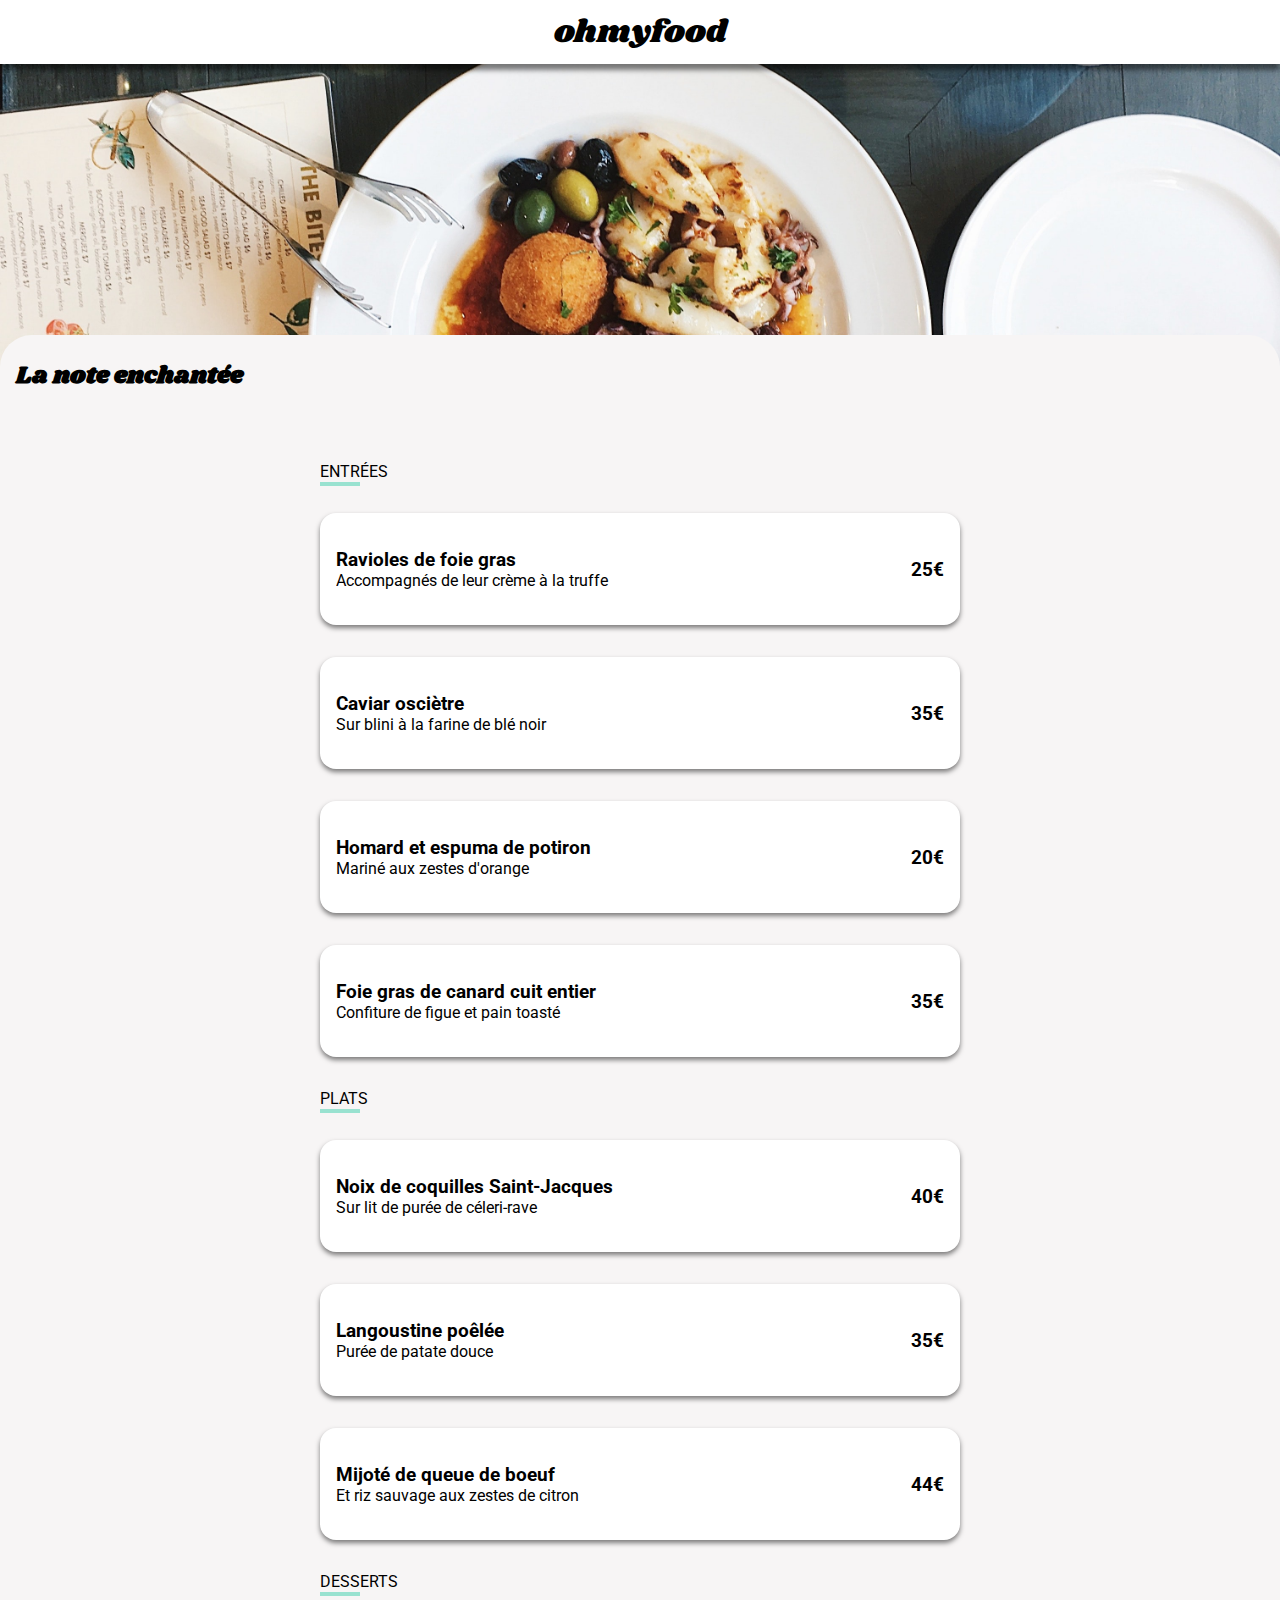
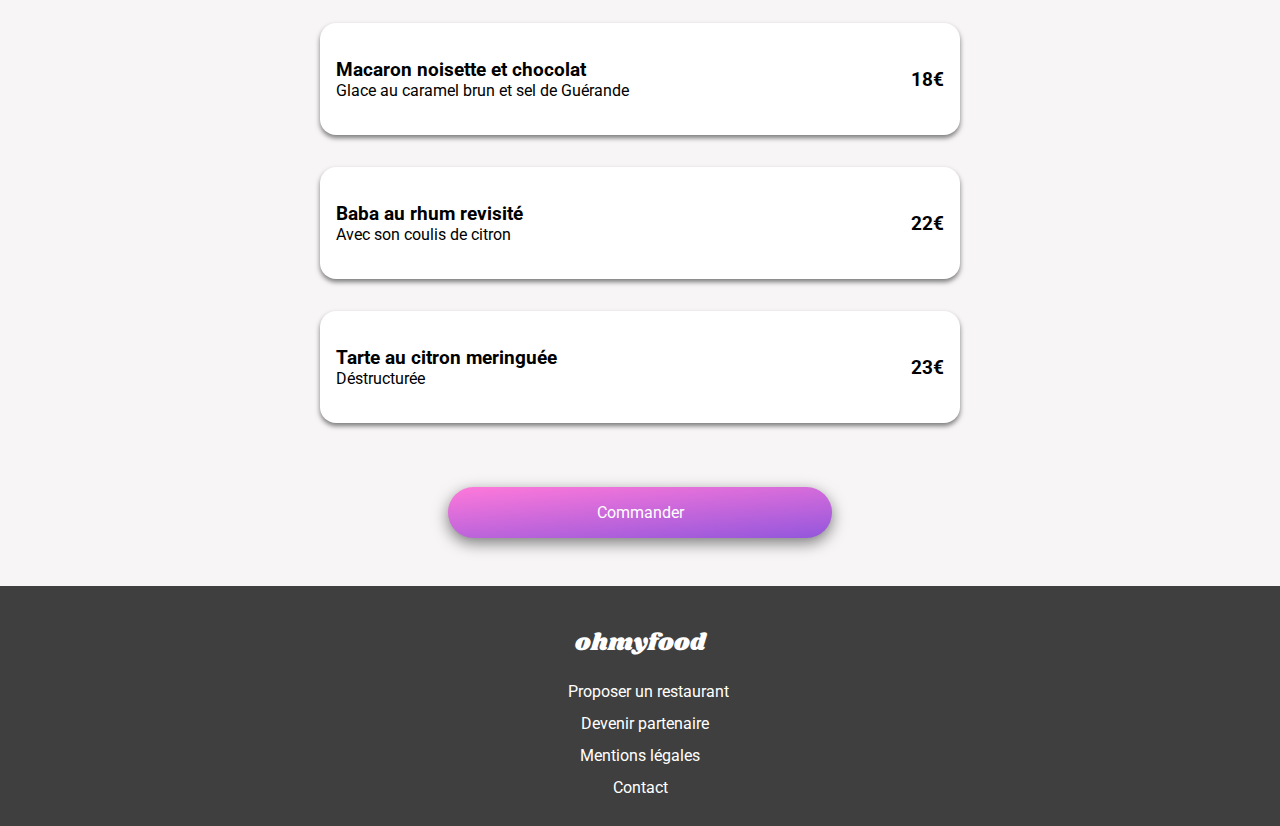
<file: projets/2_ohmyfood/restaurant_2.html>
<!DOCTYPE html>
<html lang="fr">

<head>
  <meta charset="UTF-8">
  <meta http-equiv="X-UA-Compatible" content="IE=edge">
  <meta name="viewport" content="width=device-width, initial-scale=1.0">
  <link rel="stylesheet" href="./css/styles.css">
  <link rel="stylesheet" href="https://cdnjs.cloudflare.com/ajax/libs/font-awesome/6.3.0/css/all.min.css"
    integrity="sha512-SzlrxWUlpfuzQ+pcUCosxcglQRNAq/DZjVsC0lE40xsADsfeQoEypE+enwcOiGjk/bSuGGKHEyjSoQ1zVisanQ=="
    crossorigin="anonymous" referrerpolicy="no-referrer">
  <link rel="preconnect" href="https://fonts.googleapis.com">
  <link rel="preconnect" href="https://fonts.gstatic.com" crossorigin>
  <link href="https://fonts.googleapis.com/css2?family=Roboto:wght@400;700&family=Shrikhand&display=swap"
    rel="stylesheet">
  <link rel="apple-touch-icon" sizes="180x180" href="/assets/favicons/apple-touch-icon.png">
  <link rel="icon" type="image/png" sizes="32x32" href="/assets/favicons/favicon-32x32.png">
  <link rel="icon" type="image/png" sizes="16x16" href="/assets/favicons/favicon-16x16.png">
  <link rel="manifest" href="/assets/favicons/site.webmanifest">
  <link rel="mask-icon" href="/assets/favicons/safari-pinned-tab.svg" color="#5bbad5">
  <link rel="shortcut icon" href="/assets/favicons/favicon.ico">
  <meta name="msapplication-TileColor" content="#da532c">
  <meta name="msapplication-config" content="/assets/favicons/browserconfig.xml">
  <meta name="theme-color" content="#ffffff">
  <title>Ohmyfood</title>
</head>

<body>
  <header>
    <div class="header__1">
      <a href="./index.html" title="back"><i class="fa-solid fa-arrow-left fa-lg"></i></a>
      <a href="./index.html">
        <p>ohmyfood</p>
      </a>
    </div>
  </header>
  <main>
    <div class="resto__2">
      <div class="resto__2__title">
        <div class="resto__2__title__name">
          <p>La note enchantée</p>
        </div>
        <div class="resto__2__title__like">
          <i class="fa-regular fa-heart heart-1"></i>
          <i class="fa-solid fa-heart heart-2"></i>
        </div>
      </div>
    </div>
    <div class="resto__2__menu">
      <div class="resto__2__menu__content">
        <div class="resto__2__menu__content__entrees">
          <p class="title">Entrées</p>
          <div class="resto__2__menu__content__entrees__cartes">
            <div class="resto__2__menu__content__entrees__cartes__dishes">
              <div class="resto__2__menu__content__entrees__cartes__dishes__name">
                <p class="short-text">Ravioles de foie gras</p>
              </div>
              <div class="resto__2__menu__content__entrees__cartes__dishes__info">
                <p class="short-text">Accompagnés de leur crème à la truffe</p>
              </div>
            </div>
            <div class="resto__2__menu__content__entrees__cartes__price">
              <p>25€</p>
            </div>
            <div class="resto__2__menu__content__check slide">
              <i class="fa-solid fa-circle-check"></i>
            </div>
          </div>
          <div class="resto__2__menu__content__entrees__cartes">
            <div class="resto__2__menu__content__entrees__cartes__dishes">
              <div class="resto__2__menu__content__entrees__cartes__dishes__name">
                <p class="short-text">Caviar osciètre</p>
              </div>
              <div class="resto__2__menu__content__entrees__cartes__dishes__info">
                <p class="short-text">Sur blini à la farine de blé noir</p>
              </div>
            </div>
            <div class="resto__2__menu__content__entrees__cartes__price">
              <p>35€</p>
            </div>
            <div class="resto__2__menu__content__check slide">
              <i class="fa-solid fa-circle-check"></i>
            </div>
          </div>
          <div class="resto__2__menu__content__entrees__cartes">
            <div class="resto__2__menu__content__entrees__cartes__dishes">
              <div class="resto__2__menu__content__entrees__cartes__dishes__name">
                <p class="short-text">Homard et espuma de potiron</p>
              </div>
              <div class="resto__2__menu__content__entrees__cartes__dishes__info">
                <p class="short-text">Mariné aux zestes d'orange</p>
              </div>
            </div>
            <div class="resto__2__menu__content__entrees__cartes__price">
              <p>20€</p>
            </div>
            <div class="resto__2__menu__content__check slide">
              <i class="fa-solid fa-circle-check"></i>
            </div>
          </div>
          <div class="resto__2__menu__content__entrees__cartes">
            <div class="resto__2__menu__content__entrees__cartes__dishes">
              <div class="resto__2__menu__content__entrees__cartes__dishes__name">
                <p class="short-text">Foie gras de canard cuit entier</p>
              </div>
              <div class="resto__2__menu__content__entrees__cartes__dishes__info">
                <p class="short-text">Confiture de figue et pain toasté</p>
              </div>
            </div>
            <div class="resto__2__menu__content__entrees__cartes__price">
              <p>35€</p>
            </div>
            <div class="resto__2__menu__content__check slide">
              <i class="fa-solid fa-circle-check"></i>
            </div>
          </div>
        </div>
        <div class="resto__2__menu__content__plats">
          <p class="title">Plats</p>
          <div class="resto__2__menu__content__plats__cartes">
            <div class="resto__2__menu__content__plats__cartes__dishes">
              <div class="resto__2__menu__content__plats__cartes__dishes__name">
                <p class="short-text">Noix de coquilles Saint-Jacques</p>
              </div>
              <div class="resto__2__menu__content__plats__cartes__dishes__info">
                <p class="short-text">Sur lit de purée de céleri-rave</p>
              </div>
            </div>
            <div class="resto__2__menu__content__plats__cartes__price">
              <p>40€</p>
            </div>
            <div class="resto__2__menu__content__check slide">
              <i class="fa-solid fa-circle-check"></i>
            </div>
          </div>
          <div class="resto__2__menu__content__plats__cartes">
            <div class="resto__2__menu__content__plats__cartes__dishes">
              <div class="resto__2__menu__content__plats__cartes__dishes__name">
                <p class="short-text">Langoustine poêlée</p>
              </div>
              <div class="resto__2__menu__content__plats__cartes__dishes__info">
                <p class="short-text">Purée de patate douce</p>
              </div>
            </div>
            <div class="resto__2__menu__content__plats__cartes__price">
              <p>35€</p>
            </div>
            <div class="resto__2__menu__content__check slide">
              <i class="fa-solid fa-circle-check"></i>
            </div>
          </div>
          <div class="resto__2__menu__content__plats__cartes">
            <div class="resto__2__menu__content__plats__cartes__dishes">
              <div class="resto__2__menu__content__plats__cartes__dishes__name">
                <p class="short-text">Mijoté de queue de boeuf</p>
              </div>
              <div class="resto__2__menu__content__plats__cartes__dishes__info">
                <p class="short-text">Et riz sauvage aux zestes de citron</p>
              </div>
            </div>
            <div class="resto__2__menu__content__plats__cartes__price">
              <p>44€</p>
            </div>
            <div class="resto__2__menu__content__check slide">
              <i class="fa-solid fa-circle-check"></i>
            </div>
          </div>
        </div>
        <div class="resto__2__menu__content__desserts">
          <p class="title">Desserts</p>
          <div class="resto__2__menu__content__desserts__cartes">
            <div class="resto__2__menu__content__desserts__cartes__dishes">
              <div class="resto__2__menu__content__desserts__cartes__dishes__name">
                <p class="short-text">Macaron noisette et chocolat</p>
              </div>
              <div class="resto__2__menu__content__desserts__cartes__dishes__info">
                <p class="short-text">Glace au caramel brun et sel de Guérande</p>
              </div>
            </div>
            <div class="resto__2__menu__content__desserts__cartes__price">
              <p>18€</p>
            </div>
            <div class="resto__2__menu__content__check slide">
              <i class="fa-solid fa-circle-check"></i>
            </div>
          </div>
          <div class="resto__2__menu__content__desserts__cartes">
            <div class="resto__2__menu__content__desserts__cartes__dishes">
              <div class="resto__2__menu__content__desserts__cartes__dishes__name">
                <p class="short-text">Baba au rhum revisité</p>
              </div>
              <div class="resto__2__menu__content__desserts__cartes__dishes__info">
                <p class="short-text">Avec son coulis de citron</p>
              </div>
            </div>
            <div class="resto__2__menu__content__desserts__cartes__price">
              <p>22€</p>
            </div>
            <div class="resto__2__menu__content__check slide">
              <i class="fa-solid fa-circle-check "></i>
            </div>
          </div>
          <div class="resto__2__menu__content__desserts__cartes">
            <div class="resto__2__menu__content__desserts__cartes__dishes">
              <div class="resto__2__menu__content__desserts__cartes__dishes__name">
                <p class="short-text">Tarte au citron meringuée</p>
              </div>
              <div class="resto__2__menu__content__desserts__cartes__dishes__info">
                <p class="short-text">Déstructurée</p>
              </div>
            </div>
            <div class="resto__2__menu__content__desserts__cartes__price">
              <p>23€</p>
            </div>
            <div class="resto__2__menu__content__check slide">
              <i class="fa-solid fa-circle-check"></i>
            </div>
          </div>
        </div>
      </div>
      <button class="btn__command">Commander</button>
    </div>
  </main>
  <footer>
    <div class="logo">
      <a href="./index.html">
        <p>ohmyfood</p>
      </a>
    </div>
    <div class="submit__restaurant">
      <i class="fa-solid fa-utensils"></i>
      <p>Proposer un restaurant</p>
    </div>
    <div class="become__partner">
      <i class="fa-solid fa-handshake-angle"></i>
      <p>Devenir partenaire</p>
    </div>
    <div class="legal__notice">
      <p>Mentions légales</p>
    </div>
    <div class="contact">
      <a href="mailto:contact@ohmyfood.com">
        <p>Contact</p>
      </a>
    </div>
  </footer>
</body>

</html>
</file>
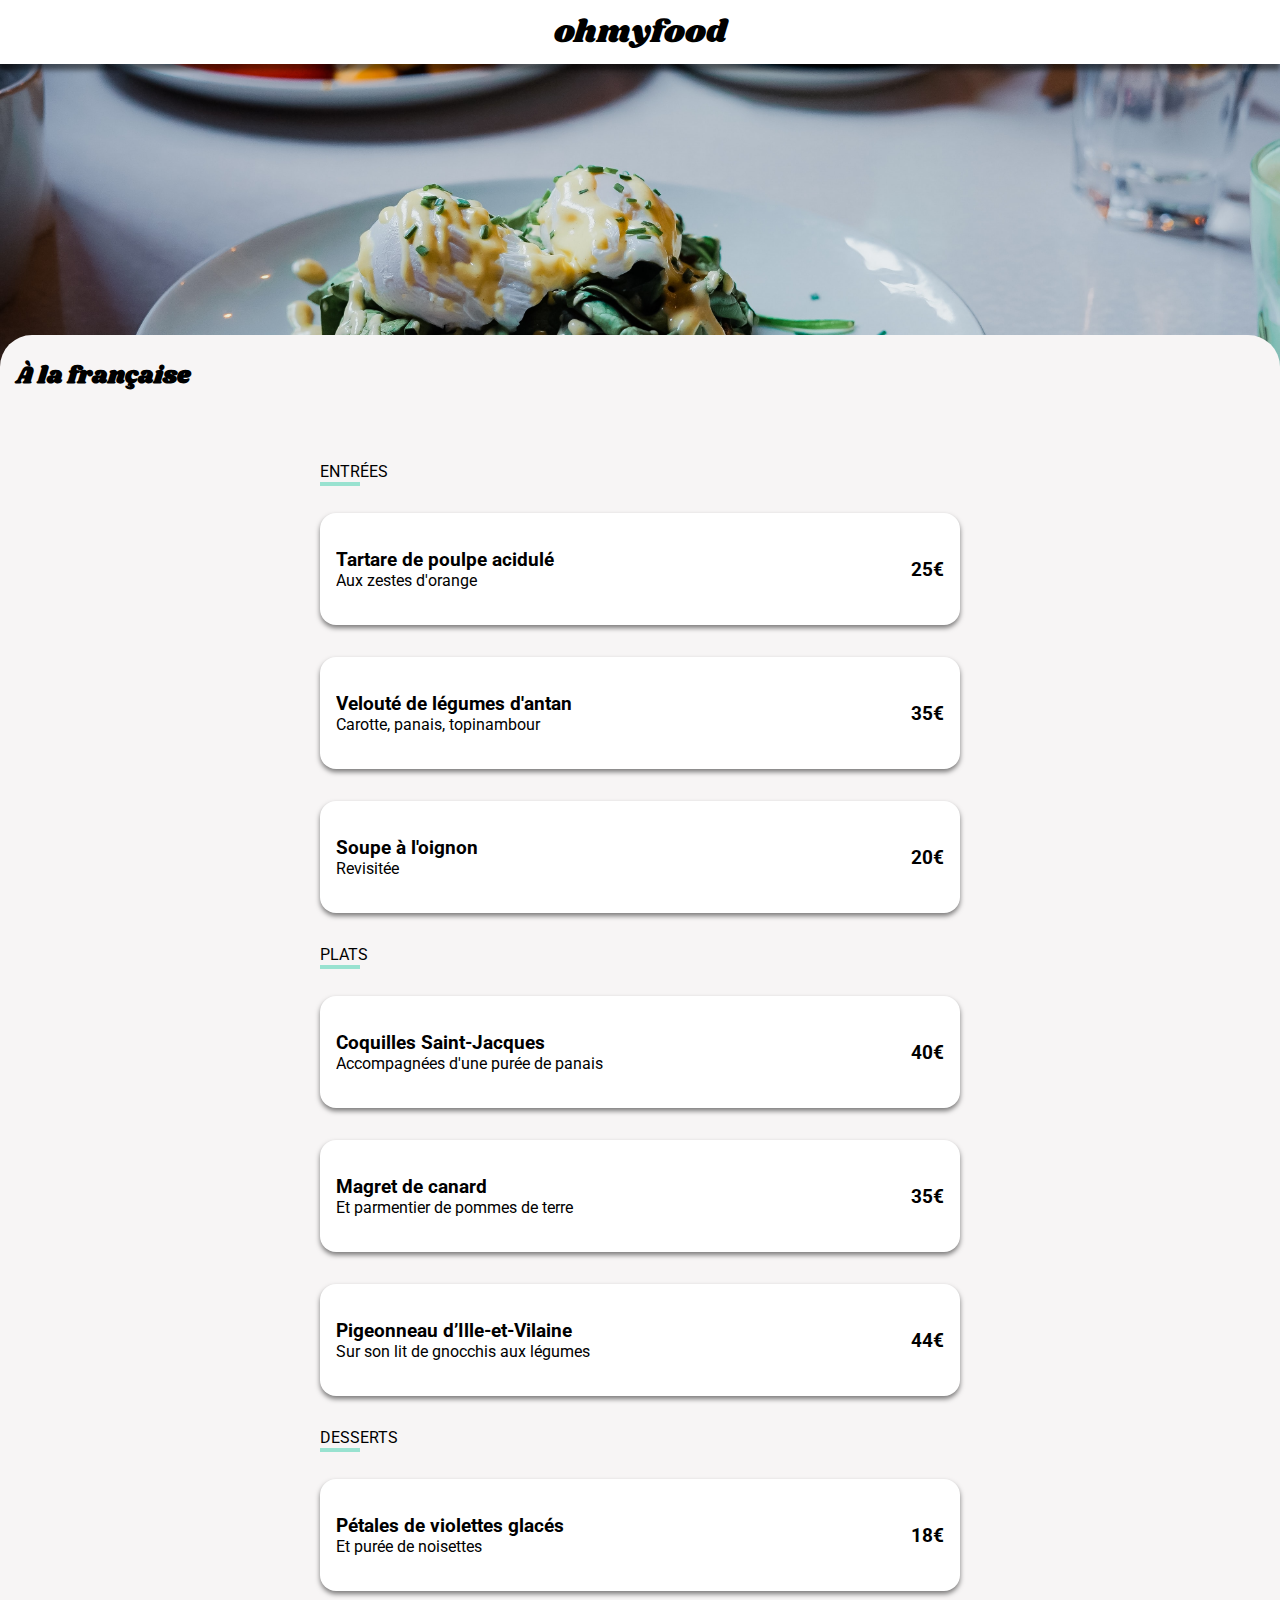
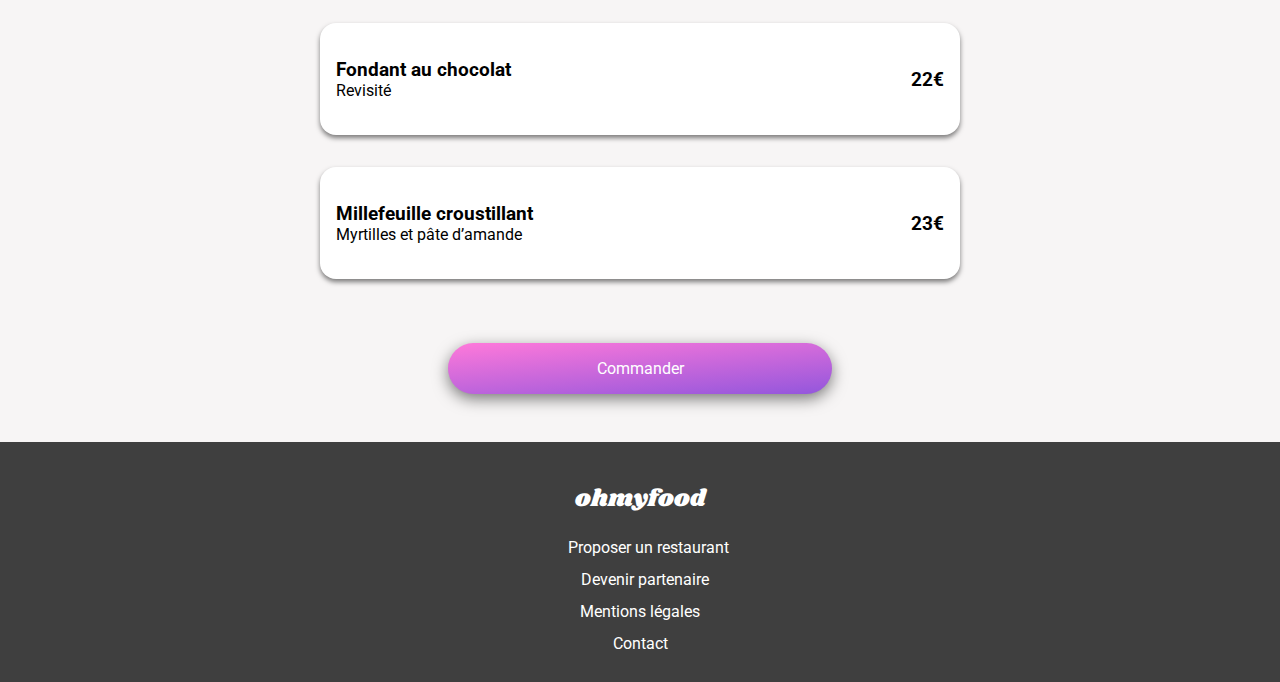
<file: projets/2_ohmyfood/restaurant_3.html>
<!DOCTYPE html>
<html lang="fr">

<head>
  <meta charset="UTF-8">
  <meta http-equiv="X-UA-Compatible" content="IE=edge">
  <meta name="viewport" content="width=device-width, initial-scale=1.0">
  <link rel="stylesheet" href="./css/styles.css">
  <link rel="stylesheet" href="https://cdnjs.cloudflare.com/ajax/libs/font-awesome/6.3.0/css/all.min.css"
    integrity="sha512-SzlrxWUlpfuzQ+pcUCosxcglQRNAq/DZjVsC0lE40xsADsfeQoEypE+enwcOiGjk/bSuGGKHEyjSoQ1zVisanQ=="
    crossorigin="anonymous" referrerpolicy="no-referrer">
  <link rel="preconnect" href="https://fonts.googleapis.com">
  <link rel="preconnect" href="https://fonts.gstatic.com" crossorigin>
  <link href="https://fonts.googleapis.com/css2?family=Roboto:wght@400;700&family=Shrikhand&display=swap"
    rel="stylesheet">
  <link rel="apple-touch-icon" sizes="180x180" href="/assets/favicons/apple-touch-icon.png">
  <link rel="icon" type="image/png" sizes="32x32" href="/assets/favicons/favicon-32x32.png">
  <link rel="icon" type="image/png" sizes="16x16" href="/assets/favicons/favicon-16x16.png">
  <link rel="manifest" href="/assets/favicons/site.webmanifest">
  <link rel="mask-icon" href="/assets/favicons/safari-pinned-tab.svg" color="#5bbad5">
  <link rel="shortcut icon" href="/assets/favicons/favicon.ico">
  <meta name="msapplication-TileColor" content="#da532c">
  <meta name="msapplication-config" content="/assets/favicons/browserconfig.xml">
  <meta name="theme-color" content="#ffffff">
  <title>Ohmyfood</title>
</head>

<body>
  <header>
    <div class="header__1">
      <a href="./index.html" title="back"><i class="fa-solid fa-arrow-left fa-lg"></i></a>
      <a href="./index.html">
        <p>ohmyfood</p>
      </a>
    </div>
  </header>
  <main>
    <div class="resto__3">
      <div class="resto__3__title">
        <div class="resto__3__title__name">
          <p>À la française</p>
        </div>
        <div class="resto__3__title__like">
          <i class="fa-regular fa-heart heart-1"></i>
          <i class="fa-solid fa-heart heart-2"></i>
        </div>
      </div>
    </div>
    <div class="resto__3__menu">
      <div class="resto__3__menu__content">
        <div class="resto__3__menu__content__entrees">
          <p class="title">Entrées</p>
          <div class="resto__3__menu__content__entrees__cartes">
            <div class="resto__3__menu__content__entrees__cartes__dishes">
              <div class="resto__3__menu__content__entrees__cartes__dishes__name">
                <p class="short-text">Tartare de poulpe acidulé</p>
              </div>
              <div class="resto__3__menu__content__entrees__cartes__dishes__info">
                <p class="short-text">Aux zestes d'orange</p>
              </div>
            </div>
            <div class="resto__3__menu__content__entrees__cartes__price">
              <p>25€</p>
            </div>
            <div class="resto__3__menu__content__check slide">
              <i class="fa-solid fa-circle-check"></i>
            </div>
          </div>
          <div class="resto__3__menu__content__entrees__cartes">
            <div class="resto__3__menu__content__entrees__cartes__dishes">
              <div class="resto__3__menu__content__entrees__cartes__dishes__name">
                <p class="short-text">Velouté de légumes d'antan</p>
              </div>
              <div class="resto__3__menu__content__entrees__cartes__dishes__info">
                <p class="short-text">Carotte, panais, topinambour</p>
              </div>
            </div>
            <div class="resto__3__menu__content__entrees__cartes__price">
              <p>35€</p>
            </div>
            <div class="resto__3__menu__content__check slide">
              <i class="fa-solid fa-circle-check"></i>
            </div>
          </div>
          <div class="resto__3__menu__content__entrees__cartes">
            <div class="resto__3__menu__content__entrees__cartes__dishes">
              <div class="resto__3__menu__content__entrees__cartes__dishes__name">
                <p class="short-text">Soupe à l'oignon</p>
              </div>
              <div class="resto__3__menu__content__entrees__cartes__dishes__info">
                <p class="short-text">Revisitée</p>
              </div>
            </div>
            <div class="resto__3__menu__content__entrees__cartes__price">
              <p>20€</p>
            </div>
            <div class="resto__3__menu__content__check slide">
              <i class="fa-solid fa-circle-check"></i>
            </div>
          </div>
        </div>
        <div class="resto__3__menu__content__plats">
          <p class="title">Plats</p>
          <div class="resto__3__menu__content__plats__cartes">
            <div class="resto__3__menu__content__plats__cartes__dishes">
              <div class="resto__3__menu__content__plats__cartes__dishes__name">
                <p class="short-text">Coquilles Saint-Jacques</p>
              </div>
              <div class="resto__3__menu__content__plats__cartes__dishes__info">
                <p class="short-text">Accompagnées d'une purée de panais</p>
              </div>
            </div>
            <div class="resto__3__menu__content__plats__cartes__price">
              <p>40€</p>
            </div>
            <div class="resto__3__menu__content__check slide">
              <i class="fa-solid fa-circle-check"></i>
            </div>
          </div>
          <div class="resto__3__menu__content__plats__cartes">
            <div class="resto__3__menu__content__plats__cartes__dishes">
              <div class="resto__3__menu__content__plats__cartes__dishes__name">
                <p class="short-text">Magret de canard</p>
              </div>
              <div class="resto__3__menu__content__plats__cartes__dishes__info">
                <p class="short-text">Et parmentier de pommes de terre</p>
              </div>
            </div>
            <div class="resto__3__menu__content__plats__cartes__price">
              <p>35€</p>
            </div>
            <div class="resto__3__menu__content__check slide">
              <i class="fa-solid fa-circle-check"></i>
            </div>
          </div>
          <div class="resto__3__menu__content__plats__cartes">
            <div class="resto__3__menu__content__plats__cartes__dishes">
              <div class="resto__3__menu__content__plats__cartes__dishes__name">
                <p class="short-text">Pigeonneau d’Ille-et-Vilaine</p>
              </div>
              <div class="resto__3__menu__content__plats__cartes__dishes__info">
                <p class="short-text">Sur son lit de gnocchis aux légumes</p>
              </div>
            </div>
            <div class="resto__3__menu__content__plats__cartes__price">
              <p>44€</p>
            </div>
            <div class="resto__3__menu__content__check slide">
              <i class="fa-solid fa-circle-check"></i>
            </div>
          </div>
        </div>
        <div class="resto__3__menu__content__desserts">
          <p class="title">Desserts</p>
          <div class="resto__3__menu__content__desserts__cartes">
            <div class="resto__3__menu__content__desserts__cartes__dishes">
              <div class="resto__3__menu__content__desserts__cartes__dishes__name">
                <p class="short-text">Pétales de violettes glacés</p>
              </div>
              <div class="resto__3__menu__content__desserts__cartes__dishes__info">
                <p class="short-text">Et purée de noisettes</p>
              </div>
            </div>
            <div class="resto__3__menu__content__desserts__cartes__price">
              <p>18€</p>
            </div>
            <div class="resto__3__menu__content__check  slide">
              <i class="fa-solid fa-circle-check"></i>
            </div>
          </div>
          <div class="resto__3__menu__content__desserts__cartes">
            <div class="resto__3__menu__content__desserts__cartes__dishes">
              <div class="resto__3__menu__content__desserts__cartes__dishes__name">
                <p class="short-text">Fondant au chocolat</p>
              </div>
              <div class="resto__3__menu__content__desserts__cartes__dishes__info">
                <p class="short-text">Revisité</p>
              </div>
            </div>
            <div class="resto__3__menu__content__desserts__cartes__price">
              <p>22€</p>
            </div>
            <div class="resto__3__menu__content__check slide">
              <i class="fa-solid fa-circle-check"></i>
            </div>
          </div>
          <div class="resto__3__menu__content__desserts__cartes">
            <div class="resto__3__menu__content__desserts__cartes__dishes">
              <div class="resto__3__menu__content__desserts__cartes__dishes__name">
                <p class="short-text">Millefeuille croustillant</p>
              </div>
              <div class="resto__3__menu__content__desserts__cartes__dishes__info">
                <p class="short-text">Myrtilles et pâte d’amande</p>
              </div>
            </div>
            <div class="resto__3__menu__content__desserts__cartes__price">
              <p>23€</p>
            </div>
            <div class="resto__3__menu__content__check slide">
              <i class="fa-solid fa-circle-check"></i>
            </div>
          </div>
        </div>
      </div>
      <button class="btn__command">Commander</button>
    </div>
  </main>
  <footer>
    <div class="logo">
      <a href="./index.html">
        <p>ohmyfood</p>
      </a>
    </div>
    <div class="submit__restaurant">
      <i class="fa-solid fa-utensils"></i>
      <p>Proposer un restaurant</p>
    </div>
    <div class="become__partner">
      <i class="fa-solid fa-handshake-angle"></i>
      <p>Devenir partenaire</p>
    </div>
    <div class="legal__notice">
      <p>Mentions légales</p>
    </div>
    <div class="contact">
      <a href="mailto:contact@ohmyfood.com">
        <p>Contact</p>
      </a>
    </div>
  </footer>
</body>

</html>
</file>
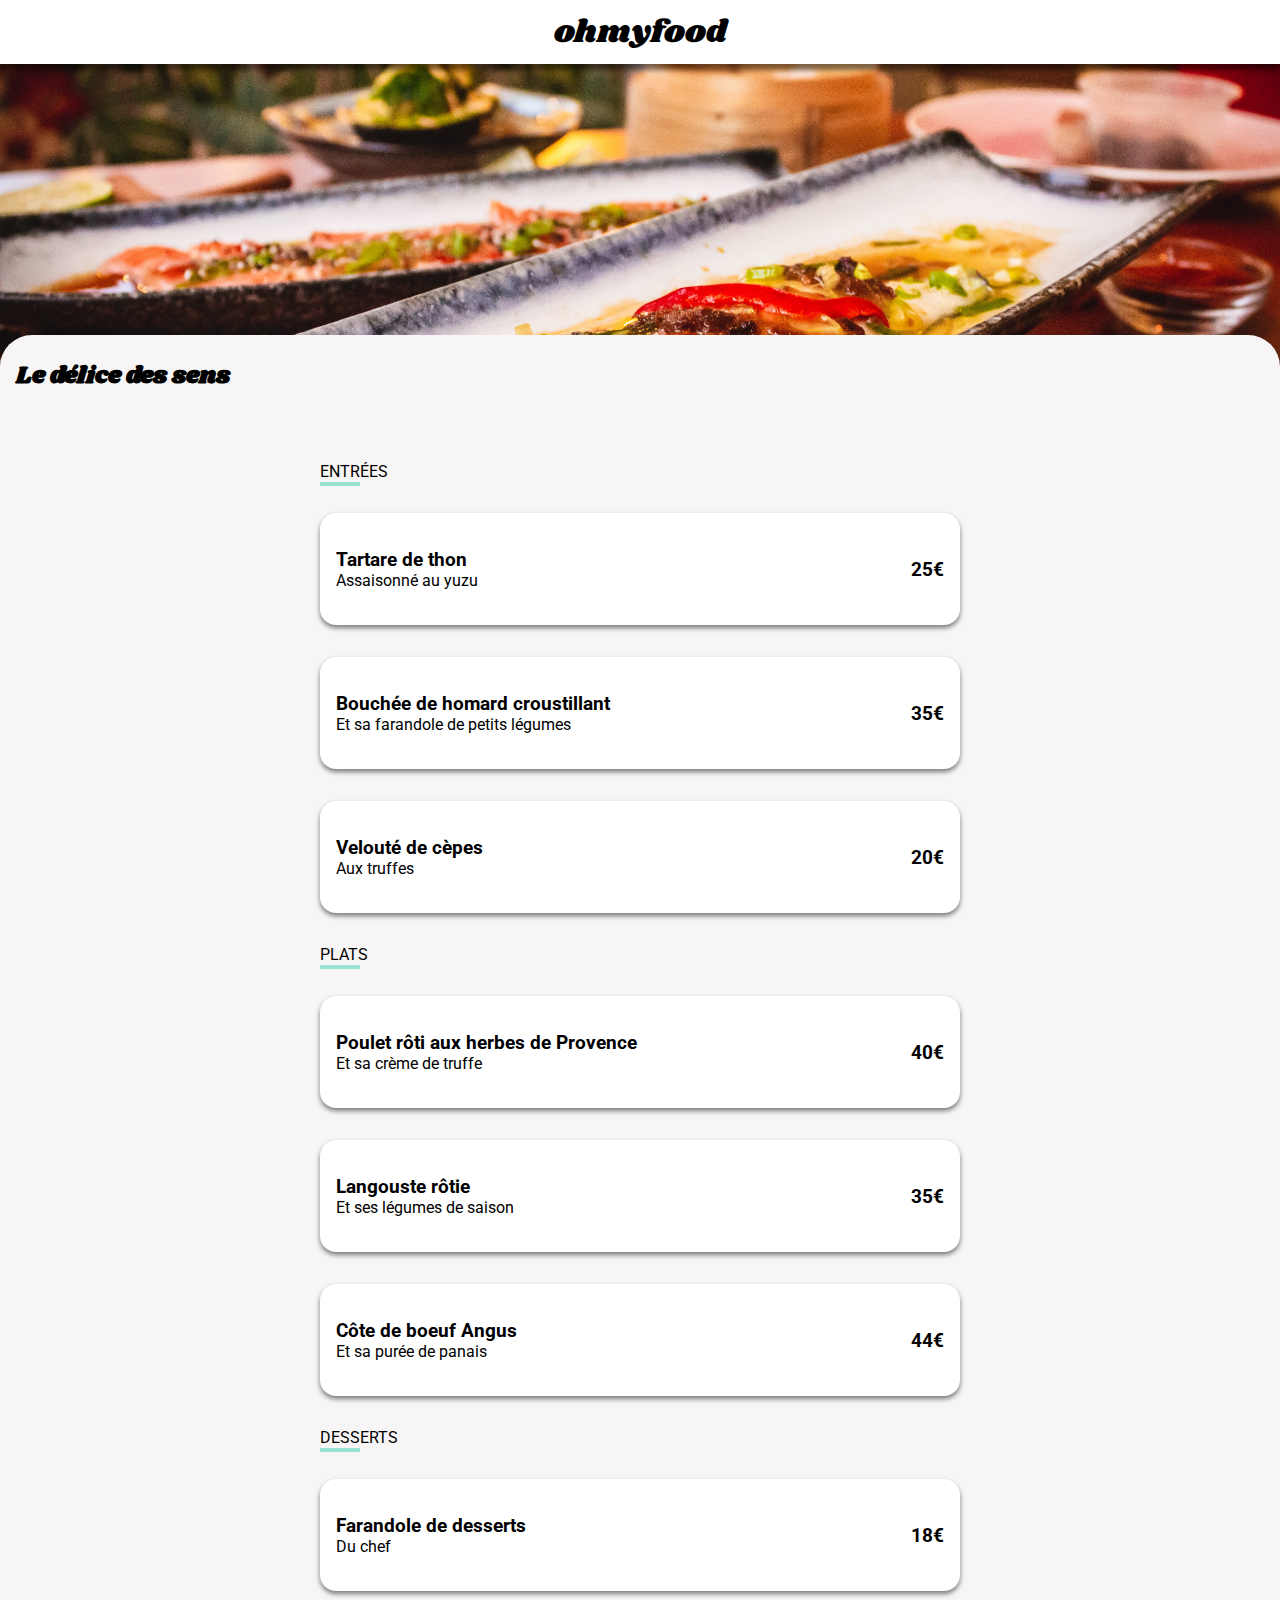
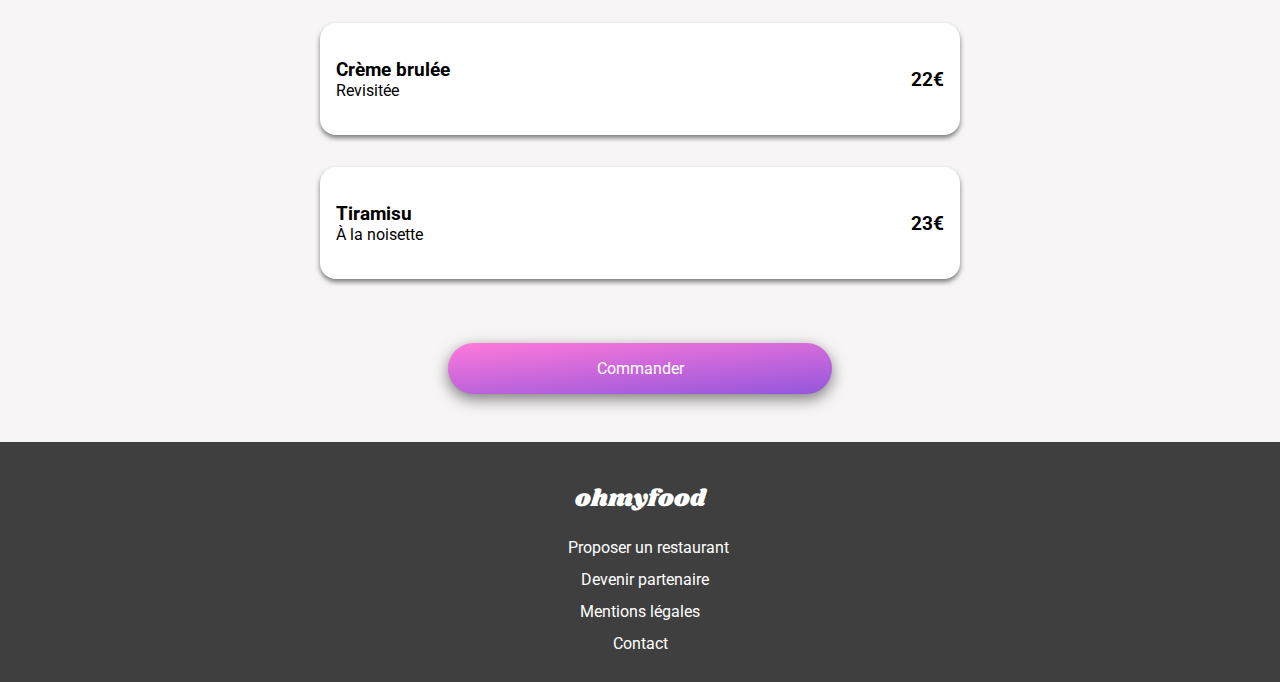
<file: projets/2_ohmyfood/restaurant_4.html>
<!DOCTYPE html>
<html lang="fr">

<head>
  <meta charset="UTF-8">
  <meta http-equiv="X-UA-Compatible" content="IE=edge">
  <meta name="viewport" content="width=device-width, initial-scale=1.0">
  <link rel="stylesheet" href="./css/styles.css">
  <link rel="stylesheet" href="https://cdnjs.cloudflare.com/ajax/libs/font-awesome/6.3.0/css/all.min.css"
    integrity="sha512-SzlrxWUlpfuzQ+pcUCosxcglQRNAq/DZjVsC0lE40xsADsfeQoEypE+enwcOiGjk/bSuGGKHEyjSoQ1zVisanQ=="
    crossorigin="anonymous" referrerpolicy="no-referrer">
  <link rel="preconnect" href="https://fonts.googleapis.com">
  <link rel="preconnect" href="https://fonts.gstatic.com" crossorigin>
  <link href="https://fonts.googleapis.com/css2?family=Roboto:wght@400;700&family=Shrikhand&display=swap"
    rel="stylesheet">
  <link rel="apple-touch-icon" sizes="180x180" href="/assets/favicons/apple-touch-icon.png">
  <link rel="icon" type="image/png" sizes="32x32" href="/assets/favicons/favicon-32x32.png">
  <link rel="icon" type="image/png" sizes="16x16" href="/assets/favicons/favicon-16x16.png">
  <link rel="manifest" href="/assets/favicons/site.webmanifest">
  <link rel="mask-icon" href="/assets/favicons/safari-pinned-tab.svg" color="#5bbad5">
  <link rel="shortcut icon" href="/assets/favicons/favicon.ico">
  <meta name="msapplication-TileColor" content="#da532c">
  <meta name="msapplication-config" content="/assets/favicons/browserconfig.xml">
  <meta name="theme-color" content="#ffffff">
  <title>Ohmyfood</title>
</head>

<body>
  <header>
    <div class="header__1">
      <a href="./index.html" title="back"><i class="fa-solid fa-arrow-left fa-lg"></i></a>
      <a href="./index.html">
        <p>ohmyfood</p>
      </a>
    </div>
  </header>
  <main>
    <div class="resto__4">
      <div class="resto__4__title">
        <div class="resto__4__title__name">
          <p>Le délice des sens</p>
        </div>
        <div class="resto__4__title__like">
          <i class="fa-regular fa-heart heart-1"></i>
          <i class="fa-solid fa-heart heart-2"></i>
        </div>
      </div>
    </div>
    <div class="resto__4__menu">
      <div class="resto__4__menu__content">
        <div class="resto__4__menu__content__entrees">
          <p class="title">Entrées</p>
          <div class="resto__4__menu__content__entrees__cartes">
            <div class="resto__4__menu__content__entrees__cartes__dishes">
              <div class="resto__4__menu__content__entrees__cartes__dishes__name">
                <p class="short-text">Tartare de thon</p>
              </div>
              <div class="resto__4__menu__content__entrees__cartes__dishes__info">
                <p class="short-text">Assaisonné au yuzu</p>
              </div>
            </div>
            <div class="resto__4__menu__content__entrees__cartes__price">
              <p>25€</p>
            </div>
            <div class="resto__4__menu__content__check slide">
              <i class="fa-solid fa-circle-check"></i>
            </div>
          </div>
          <div class="resto__4__menu__content__entrees__cartes">
            <div class="resto__4__menu__content__entrees__cartes__dishes">
              <div class="resto__4__menu__content__entrees__cartes__dishes__name">
                <p class="short-text">Bouchée de homard croustillant</p>
              </div>
              <div class="resto__4__menu__content__entrees__cartes__dishes__info">
                <p class="short-text">Et sa farandole de petits légumes</p>
              </div>
            </div>
            <div class="resto__4__menu__content__entrees__cartes__price">
              <p>35€</p>
            </div>
            <div class="resto__4__menu__content__check slide">
              <i class="fa-solid fa-circle-check"></i>
            </div>
          </div>
          <div class="resto__4__menu__content__entrees__cartes">
            <div class="resto__4__menu__content__entrees__cartes__dishes">
              <div class="resto__4__menu__content__entrees__cartes__dishes__name">
                <p class="short-text">Velouté de cèpes</p>
              </div>
              <div class="resto__4__menu__content__entrees__cartes__dishes__info">
                <p class="short-text">Aux truffes</p>
              </div>
            </div>
            <div class="resto__4__menu__content__entrees__cartes__price">
              <p>20€</p>
            </div>
            <div class="resto__4__menu__content__check slide">
              <i class="fa-solid fa-circle-check"></i>
            </div>
          </div>
        </div>
        <div class="resto__4__menu__content__plats">
          <p class="title">Plats</p>
          <div class="resto__4__menu__content__plats__cartes">
            <div class="resto__4__menu__content__plats__cartes__dishes">
              <div class="resto__4__menu__content__plats__cartes__dishes__name">
                <p class="short-text">Poulet rôti aux herbes de Provence</p>
              </div>
              <div class="resto__4__menu__content__plats__cartes__dishes__info">
                <p class="short-text">Et sa crème de truffe</p>
              </div>
            </div>
            <div class="resto__4__menu__content__plats__cartes__price">
              <p>40€</p>
            </div>
            <div class="resto__4__menu__content__check slide">
              <i class="fa-solid fa-circle-check"></i>
            </div>
          </div>
          <div class="resto__4__menu__content__plats__cartes">
            <div class="resto__4__menu__content__plats__cartes__dishes">
              <div class="resto__4__menu__content__plats__cartes__dishes__name">
                <p class="short-text">Langouste rôtie</p>
              </div>
              <div class="resto__4__menu__content__plats__cartes__dishes__info">
                <p class="short-text">Et ses légumes de saison</p>
              </div>
            </div>
            <div class="resto__4__menu__content__plats__cartes__price">
              <p>35€</p>
            </div>
            <div class="resto__4__menu__content__check slide">
              <i class="fa-solid fa-circle-check"></i>
            </div>
          </div>
          <div class="resto__4__menu__content__plats__cartes">
            <div class="resto__4__menu__content__plats__cartes__dishes">
              <div class="resto__4__menu__content__plats__cartes__dishes__name">
                <p class="short-text">Côte de boeuf Angus</p>
              </div>
              <div class="resto__4__menu__content__plats__cartes__dishes__info">
                <p class="short-text">Et sa purée de panais</p>
              </div>
            </div>
            <div class="resto__4__menu__content__plats__cartes__price">
              <p>44€</p>
            </div>
            <div class="resto__4__menu__content__check slide">
              <i class="fa-solid fa-circle-check"></i>
            </div>
          </div>
        </div>
        <div class="resto__4__menu__content__desserts">
          <p class="title">Desserts</p>
          <div class="resto__4__menu__content__desserts__cartes">
            <div class="resto__4__menu__content__desserts__cartes__dishes">
              <div class="resto__4__menu__content__desserts__cartes__dishes__name">
                <p class="short-text">Farandole de desserts</p>
              </div>
              <div class="resto__4__menu__content__desserts__cartes__dishes__info">
                <p class="short-text">Du chef</p>
              </div>
            </div>
            <div class="resto__4__menu__content__desserts__cartes__price">
              <p>18€</p>
            </div>
            <div class="resto__4__menu__content__check slide">
              <i class="fa-solid fa-circle-check"></i>
            </div>
          </div>
          <div class="resto__4__menu__content__desserts__cartes">
            <div class="resto__4__menu__content__desserts__cartes__dishes">
              <div class="resto__4__menu__content__desserts__cartes__dishes__name">
                <p class="short-text">Crème brulée</p>
              </div>
              <div class="resto__4__menu__content__desserts__cartes__dishes__info">
                <p class="short-text">Revisitée</p>
              </div>
            </div>
            <div class="resto__4__menu__content__desserts__cartes__price">
              <p>22€</p>
            </div>
            <div class="resto__4__menu__content__check slide">
              <i class="fa-solid fa-circle-check"></i>
            </div>
          </div>
          <div class="resto__4__menu__content__desserts__cartes">
            <div class="resto__4__menu__content__desserts__cartes__dishes">
              <div class="resto__4__menu__content__desserts__cartes__dishes__name">
                <p class="short-text">Tiramisu</p>
              </div>
              <div class="resto__4__menu__content__desserts__cartes__dishes__info">
                <p class="short-text">À la noisette</p>
              </div>
            </div>
            <div class="resto__4__menu__content__desserts__cartes__price">
              <p>23€</p>
            </div>
            <div class="resto__4__menu__content__check slide">
              <i class="fa-solid fa-circle-check"></i>
            </div>
          </div>
        </div>
      </div>
      <button class="btn__command">Commander</button>
    </div>
  </main>
  <footer>
    <div class="logo">
      <a href="./index.html">
        <p>ohmyfood</p>
      </a>
    </div>
    <div class="submit__restaurant">
      <i class="fa-solid fa-utensils"></i>
      <p>Proposer un restaurant</p>
    </div>
    <div class="become__partner">
      <i class="fa-solid fa-handshake-angle"></i>
      <p>Devenir partenaire</p>
    </div>
    <div class="legal__notice">
      <p>Mentions légales</p>
    </div>
    <div class="contact">
      <a href="mailto:contact@ohmyfood.com">
        <p>Contact</p>
      </a>
    </div>
  </footer>
</body>

</html>
</file>
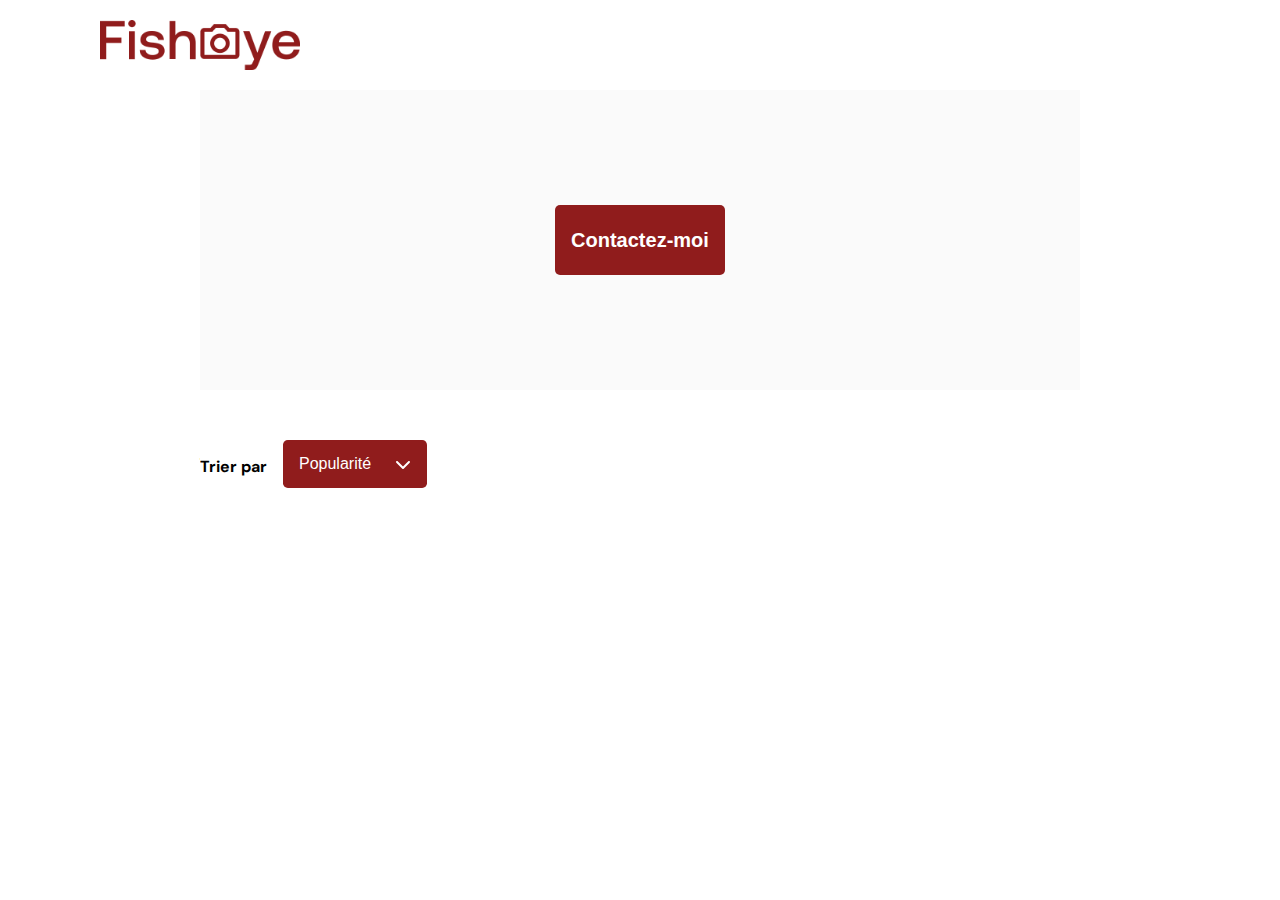
<file: projets/3_fisheye/photographer.html>
<!DOCTYPE html>
<html lang="fr">

<head>
  <meta charset="utf-8">
  <meta http-equiv="X-UA-Compatible" content="IE=edge">
  <meta name="viewport" content="width=device-width, initial-scale=1.0">
  <link rel="icon" type="image/png" href="/projets/3_fisheye/assets/favicon.png">
  <link href="/projets/3_fisheye/css/style.css" rel="stylesheet" type="text/css">
  <link href="https://fonts.googleapis.com/css?family=DM+Sans&amp;display=swap" rel="stylesheet">
  <link rel="stylesheet" href="https://cdnjs.cloudflare.com/ajax/libs/font-awesome/6.4.0/css/all.min.css"
    integrity="sha512-iecdLmaskl7CVkqkXNQ/ZH/XLlvWZOJyj7Yy7tcenmpD1ypASozpmT/E0iPtmFIB46ZmdtAc9eNBvH0H/ZpiBw=="
    crossorigin="anonymous" referrerpolicy="no-referrer">
  <title>Fisheye - photographe </title>
</head>

<body>
  <header>
    <a href="/projets/3_fisheye/index.html"><img src="/projets/3_fisheye/assets/images/logo.png" class="logo"
        title="Fisheye Home page" aria-label="Logo Fisheye" alt="Logo Fisheye"></a>
  </header>
  <main id="main">
    <div class="photograph-header">
      <div class="photograph-infos"></div>
      <button class="contact_button" onclick="displayModal()" aria-haspopup="dialog"
        title="Contact Me">Contactez-moi</button>
      <div class="photograph-photo"></div>
    </div>
    <div class="filter">
      <p>Trier par</p>
      <div class="dropdown">
        <button type="button" class="button-top" aria-haspopup="true" aria-expanded="true">
          <span class="active-filter">Popularité</span>
          <!-- <i class="fa-solid fa-chevron-down"></i> -->
          <svg xmlns="http://www.w3.org/2000/svg" height="1em" viewBox="0 0 512 512" class="chevron">
            <path
              d="M233.4 406.6c12.5 12.5 32.8 12.5 45.3 0l192-192c12.5-12.5 12.5-32.8 0-45.3s-32.8-12.5-45.3 0L256 338.7 86.6 169.4c-12.5-12.5-32.8-12.5-45.3 0s-12.5 32.8 0 45.3l192 192z" />
          </svg>
        </button>
        <div class="bloc-links" style="display: none;">
          <ul role="menu" aria-labelledby="filtre">
            <li>
              <a href="#" class="media-filter" role="menuitem" tabindex="0">Popularité</a>
              <!-- <i class="fa-solid fa-chevron-up"></i> -->
              <svg xmlns="http://www.w3.org/2000/svg" height="1em" viewBox="0 0 512 512" class="chevron">
                <path
                  d="M233.4 105.4c12.5-12.5 32.8-12.5 45.3 0l192 192c12.5 12.5 12.5 32.8 0 45.3s-32.8 12.5-45.3 0L256 173.3 86.6 342.6c-12.5 12.5-32.8 12.5-45.3 0s-12.5-32.8 0-45.3l192-192z" />
              </svg>
            </li>
            <li>
              <hr>
            </li>
            <li>
              <a href="#" class="media-filter" role="menuitem" tabindex="0">Date</a>
            </li>
            <li>
              <hr>
            </li>
            <li>
              <a href="#" class="media-filter" role="menuitem" tabindex="0">Titre</a>
            </li>
          </ul>
        </div>
      </div>
    </div>
    <div class="content"></div>
  </main>
  <script src="/projets/3_fisheye/scripts/pages/photographer.js" type="module"></script>
  <script src="/projets/3_fisheye/scripts/utils/contactForm.js"></script>
</body>

</html>
</file>
<file: projets/2_ohmyfood/css/styles.css>
html {
  -webkit-box-sizing: border-box;
  box-sizing: border-box;
  font-size: 100%;
  overflow-x: hidden;
  overflow-y: scroll;
}

*,
::before,
::after {
  -webkit-box-sizing: inherit;
  box-sizing: inherit;
  margin: 0;
  padding: 0;
}

a,
a:visited,
a:active {
  text-decoration: none;
  color: unset;
}

.btn__resto {
  border: none;
  border-radius: 2rem;
  padding: 1rem 1.5rem;
  font-size: 1rem;
  font-family: "Roboto", "sans-serif";
  background-image: linear-gradient(175deg, #ff79da, #9356dc);
  color: #fff;
  -webkit-box-shadow: 0px 5px 15px 0px rgba(0, 0, 0, 0.5);
  box-shadow: 0px 5px 15px 0px rgba(0, 0, 0, 0.5);
}

.btn__resto:hover {
  background-image: linear-gradient(175deg, #fd90de, #a273db);
  -webkit-box-shadow: 0px 6px 15px 3px rgba(0, 0, 0, 0.5);
  box-shadow: 0px 6px 15px 3px rgba(0, 0, 0, 0.5);
}

.btn__resto:active {
  background-image: linear-gradient(175deg, #fd90de, #a273db);
  -webkit-box-shadow: 0px 6px 15px 3px rgba(0, 0, 0, 0.5);
  box-shadow: 0px 6px 15px 3px rgba(0, 0, 0, 0.5);
  -webkit-transform: scale(0.9);
  transform: scale(0.9);
}

.btn__new {
  position: absolute;
  right: 1rem;
  top: 1rem;
  width: 6rem;
  height: 2rem;
  border: none;
  border-radius: 0.2rem;
  background-color: #99e2d0;
  color: #278870;
  font-family: "Roboto", "sans-serif";
  font-weight: 700;
  -webkit-box-shadow: 0px 5px 15px 0px rgba(0, 0, 0, 0.5);
  box-shadow: 0px 5px 15px 0px rgba(0, 0, 0, 0.5);
}

@media (min-width: 1300px) {
  .btn__new {
    width: 7rem;
    height: 2.5rem;
    font-size: 1rem;
  }
}

.btn__command {
  border: none;
  border-radius: 2rem;
  padding: 0.7rem;
  width: 12rem;
  font-size: 1rem;
  font-family: "Roboto", "sans-serif";
  background-image: linear-gradient(175deg, #ff79da, #9356dc);
  color: #fff;
  -webkit-box-shadow: 0px 5px 15px 0px rgba(0, 0, 0, 0.5);
  box-shadow: 0px 5px 15px 0px rgba(0, 0, 0, 0.5);
}

.btn__command:hover {
  background-image: linear-gradient(175deg, #fd90de, #a273db);
  -webkit-box-shadow: 0px 6px 15px 3px rgba(0, 0, 0, 0.5);
  box-shadow: 0px 6px 15px 3px rgba(0, 0, 0, 0.5);
}

.btn__command:active {
  background-image: linear-gradient(175deg, #fd90de, #a273db);
  -webkit-box-shadow: 0px 6px 15px 3px rgba(0, 0, 0, 0.5);
  box-shadow: 0px 6px 15px 3px rgba(0, 0, 0, 0.5);
  -webkit-transform: scale(0.9);
  transform: scale(0.9);
}

@media (min-width: 768px) and (max-width: 1299px) {
  .btn__command {
    width: 24rem;
    padding: 1rem;
  }
}

@media (min-width: 1300px) {
  .btn__command {
    width: 30rem;
    padding: 1rem;
  }
}

.loader {
  position: fixed;
  inset: 0;
  width: 100vw;
  height: 100vh;
  z-index: 1;
  display: -webkit-box;
  display: -ms-flexbox;
  display: flex;
  -webkit-box-align: center;
  -ms-flex-align: center;
  align-items: center;
  -webkit-box-pack: center;
  -ms-flex-pack: center;
  justify-content: center;
  background: rgb(247, 245, 245);
  -webkit-animation: disappear 400ms 2s;
  animation: disappear 400ms 2s;
  -webkit-animation-fill-mode: forwards;
  animation-fill-mode: forwards;
}

.dot {
  width: 50px;
  height: 50px;
  border-radius: 50%;
  background: #9356dc;
  margin: 0 1rem;
  -webkit-animation: bump infinite 300ms alternate;
  animation: bump infinite 300ms alternate;
}

.d2 {
  background: #ff79da;
  -webkit-animation-delay: 0.05s;
  animation-delay: 0.05s;
}

.d3 {
  background: #99e2d0;
  -webkit-animation-delay: 0.1s;
  animation-delay: 0.1s;
}

@-webkit-keyframes bump {
  100% {
    -webkit-transform: translateY(-30px);
    transform: translateY(-30px);
  }
}

@keyframes bump {
  100% {
    -webkit-transform: translateY(-30px);
    transform: translateY(-30px);
  }
}

@-webkit-keyframes disappear {
  to {
    -webkit-transform: translateY(100%);
    transform: translateY(100%);
  }
}

@keyframes disappear {
  to {
    -webkit-transform: translateY(100%);
    transform: translateY(100%);
  }
}

@-webkit-keyframes slide-in {
  0% {
    opacity: 0;
    -webkit-transform: translateY(100%);
    transform: translateY(100%);
  }

  100% {
    opacity: 1;
  }
}

@keyframes slide-in {
  0% {
    opacity: 0;
    -webkit-transform: translateY(100%);
    transform: translateY(100%);
  }

  100% {
    opacity: 1;
  }
}

.header {
  height: 4rem;
  display: -webkit-box;
  display: -ms-flexbox;
  display: flex;
  -webkit-box-orient: horizontal;
  -webkit-box-direction: normal;
  -ms-flex-direction: row;
  flex-direction: row;
  -webkit-box-pack: center;
  -ms-flex-pack: center;
  justify-content: center;
  -webkit-box-align: center;
  -ms-flex-align: center;
  align-items: center;
  z-index: 1;
  -webkit-box-shadow: 0px 5px 5px #000;
  box-shadow: 0px 5px 5px #000;
  background-color: #fff;
}

.header p {
  font-family: "Shrikhand", "cursive";
  font-size: 2rem;
}

@media (min-width: 768px) and (max-width: 1299px) {
  .header {
    z-index: 1;
    height: 6rem;
  }

  .header p {
    font-family: "Shrikhand", "cursive";
    font-size: 3rem;
  }
}

@media (min-width: 1300px) {
  .header {
    z-index: 1;
    height: 8rem;
  }

  .header p {
    font-family: "Shrikhand", "cursive";
    font-size: 4rem;
  }
}

.header__1 {
  height: 4rem;
  display: -webkit-box;
  display: -ms-flexbox;
  display: flex;
  -webkit-box-orient: horizontal;
  -webkit-box-direction: normal;
  -ms-flex-direction: row;
  flex-direction: row;
  -webkit-box-pack: center;
  -ms-flex-pack: center;
  justify-content: center;
  -webkit-box-align: center;
  -ms-flex-align: center;
  align-items: center;
  z-index: 1;
  -webkit-box-shadow: 0px 6px 5px 0px rgba(0, 0, 0, 0.5);
  box-shadow: 0px 6px 5px 0px rgba(0, 0, 0, 0.5);
  background-color: #fff;
  position: relative;
  top: 0;
}

.header__1 .fa-arrow-left {
  position: absolute;
  left: 1rem;
  top: 50%;
  font-size: 2rem;
}

.header__1 .fa-arrow-left:active {
  -webkit-transform: scale(0.7);
  transform: scale(0.7);
}

.header__1 p {
  font-family: "Shrikhand", "cursive";
  font-size: 2rem;
}

footer {
  padding: 2rem;
  background-color: rgb(63, 63, 63);
  height: 15rem;
}

footer .logo {
  padding: 1rem 0.5rem;
  font-family: "Shrikhand", "cursive";
  color: #fff;
  font-size: 1.2rem;
}

footer .submit__restaurant {
  display: -webkit-box;
  display: -ms-flexbox;
  display: flex;
  -webkit-box-orient: horizontal;
  -webkit-box-direction: normal;
  -ms-flex-direction: row;
  flex-direction: row;
  -webkit-box-pack: left;
  -ms-flex-pack: left;
  justify-content: left;
  -webkit-box-align: center;
  -ms-flex-align: center;
  align-items: center;
  padding: 0.4rem;
  color: #fff;
  font-family: "Roboto", "sans-serif";
}

footer .submit__restaurant p {
  margin-left: 1rem;
}

footer .become__partner {
  display: -webkit-box;
  display: -ms-flexbox;
  display: flex;
  -webkit-box-orient: horizontal;
  -webkit-box-direction: normal;
  -ms-flex-direction: row;
  flex-direction: row;
  -webkit-box-pack: left;
  -ms-flex-pack: left;
  justify-content: left;
  -webkit-box-align: center;
  -ms-flex-align: center;
  align-items: center;
  padding: 0.4rem;
  color: #fff;
  font-family: "Roboto", "sans-serif";
}

footer .become__partner p {
  margin-left: 0.65rem;
}

footer .legal__notice {
  padding: 0.4rem;
  color: #fff;
  font-family: "Roboto", "sans-serif";
}

footer .contact {
  padding: 0.4rem;
  color: #fff;
  font-family: "Roboto", "sans-serif";
}

@media (min-width: 768px) and (max-width: 1299px) {
  footer {
    display: -webkit-box;
    display: -ms-flexbox;
    display: flex;
    -webkit-box-orient: vertical;
    -webkit-box-direction: normal;
    -ms-flex-direction: column;
    flex-direction: column;
    -webkit-box-pack: center;
    -ms-flex-pack: center;
    justify-content: center;
    -webkit-box-align: center;
    -ms-flex-align: center;
    align-items: center;
  }

  footer .logo {
    font-size: 1.5rem;
  }
}

@media (min-width: 1300px) {
  footer {
    display: -webkit-box;
    display: -ms-flexbox;
    display: flex;
    -webkit-box-orient: horizontal;
    -webkit-box-direction: normal;
    -ms-flex-direction: row;
    flex-direction: row;
    -webkit-box-pack: center;
    -ms-flex-pack: center;
    justify-content: center;
    -webkit-box-align: center;
    -ms-flex-align: center;
    align-items: center;
    gap: 2rem;
  }

  footer .logo {
    font-size: 1.9rem;
  }
}

.resto {
  position: relative;
  height: 22rem;
  display: -webkit-box;
  display: -ms-flexbox;
  display: flex;
  -webkit-box-orient: vertical;
  -webkit-box-direction: normal;
  -ms-flex-direction: column;
  flex-direction: column;
  -webkit-box-pack: center;
  -ms-flex-pack: center;
  justify-content: center;
  -webkit-box-align: center;
  -ms-flex-align: center;
  align-items: center;
  background-color: rgb(247, 245, 245);
}

.resto__1 {
  display: -webkit-box;
  display: -ms-flexbox;
  display: flex;
  -webkit-box-orient: vertical;
  -webkit-box-direction: normal;
  -ms-flex-direction: column;
  flex-direction: column;
  -webkit-box-pack: center;
  -ms-flex-pack: center;
  justify-content: center;
  -webkit-box-align: center;
  -ms-flex-align: center;
  align-items: center;
  position: relative;
}

.resto__1 {
  background-image: url(../assets/restaurants/jay-wennington-N_Y88TWmGwA-unsplash.jpg);
  background-repeat: no-repeat;
  background-position: center;
  background-size: cover;
  height: 350px;
}

.resto__1 img {
  width: 100%;
  max-width: 50rem;
  min-width: 15rem;
  -o-object-fit: cover;
  object-fit: cover;
}

.resto__1__title {
  position: absolute;
  display: -webkit-box;
  display: -ms-flexbox;
  display: flex;
  -webkit-box-orient: horizontal;
  -webkit-box-direction: normal;
  -ms-flex-direction: row;
  flex-direction: row;
  -webkit-box-pack: justify;
  -ms-flex-pack: justify;
  justify-content: space-between;
  -webkit-box-align: center;
  -ms-flex-align: center;
  align-items: center;
  padding-inline: 1rem;
  bottom: -1px;
  border-top-left-radius: 2rem;
  border-top-right-radius: 2rem;
  background-color: rgb(247, 245, 245);
  height: 5rem;
  width: 100%;
  z-index: 1;
}

.resto__1__title__name {
  display: -webkit-box;
  display: -ms-flexbox;
  display: flex;
  -webkit-box-orient: horizontal;
  -webkit-box-direction: normal;
  -ms-flex-direction: row;
  flex-direction: row;
  -webkit-box-pack: center;
  -ms-flex-pack: center;
  justify-content: center;
  -webkit-box-align: center;
  -ms-flex-align: center;
  align-items: center;
  height: 5rem;
}

.resto__1__title__name p {
  font-family: "Shrikhand", "cursive";
  font-size: 1.3rem;
  font-weight: 700;
}

@media (min-width: 768px) and (max-width: 1299px) {
  .resto__1__title__name p {
    font-size: 1.5rem;
  }
}

@media (min-width: 1300px) {
  .resto__1__title__name p {
    font-size: 1.7rem;
  }
}

.resto__1__title__like {
  position: relative;
  height: 100%;
  width: 3rem;
  font-size: 1.5rem;
  cursor: pointer;
}

.resto__1__title__like .fa-heart {
  position: absolute;
  right: 25%;
  top: 35%;
}

.resto__1__title__like .heart-1 {
  position: absolute;
  opacity: 1;
}

.resto__1__title__like .heart-1:active {
  opacity: 0;
}

.resto__1__title__like .heart-2 {
  position: absolute;
  opacity: 0;
  background-image: linear-gradient(175deg, #ff79da, #9356dc);
  -webkit-background-clip: text;
  background-clip: text;
  color: transparent;
}

.resto__1__title__like .heart-2:active {
  -webkit-transition: all 300ms ease-in-out;
  transition: all 300ms ease-in-out;
  opacity: 1;
  -webkit-transform: scale(1.2);
  transform: scale(1.2);
}

@media (min-width: 768px) and (max-width: 1299px) {
  .resto__1__title__like {
    font-size: 1.9rem;
  }
}

@media (min-width: 1300px) {
  .resto__1__title__like {
    font-size: 1.9rem;
  }
}

.resto__1__menu {
  display: -webkit-box;
  display: -ms-flexbox;
  display: flex;
  -webkit-box-orient: vertical;
  -webkit-box-direction: normal;
  -ms-flex-direction: column;
  flex-direction: column;
  -webkit-box-pack: center;
  -ms-flex-pack: center;
  justify-content: center;
  -webkit-box-align: center;
  -ms-flex-align: center;
  align-items: center;
  padding: 3rem 1rem;
  background-color: rgb(247, 245, 245);
  font-family: "roboto", "sans-serif";
}

.resto__1__menu__content {
  width: 100%;
  padding-bottom: 2rem;
  display: -webkit-box;
  display: -ms-flexbox;
  display: flex;
  -webkit-box-orient: vertical;
  -webkit-box-direction: normal;
  -ms-flex-direction: column;
  flex-direction: column;
  -webkit-box-pack: center;
  -ms-flex-pack: center;
  justify-content: center;
  -webkit-box-align: center;
  -ms-flex-align: center;
  align-items: center;
}

.resto__1__menu__content__entrees {
  display: -webkit-box;
  display: -ms-flexbox;
  display: flex;
  -webkit-box-orient: vertical;
  -webkit-box-direction: normal;
  -ms-flex-direction: column;
  flex-direction: column;
  -webkit-box-pack: center;
  -ms-flex-pack: center;
  justify-content: center;
  -webkit-box-align: center;
  -ms-flex-align: center;
  align-items: center;
  gap: 2rem;
  width: 100%;
  min-width: 15rem;
  max-width: 28rem;
  padding-bottom: 2rem;
}

.resto__1__menu__content__entrees .title {
  display: -webkit-box;
  display: -ms-flexbox;
  display: flex;
  -webkit-box-orient: horizontal;
  -webkit-box-direction: normal;
  -ms-flex-direction: row;
  flex-direction: row;
  -webkit-box-pack: left;
  -ms-flex-pack: left;
  justify-content: left;
  -webkit-box-align: center;
  -ms-flex-align: center;
  align-items: center;
  width: 100%;
  text-transform: uppercase;
  position: relative;
  -webkit-animation: slide-in 1s 1 forwards;
  animation: slide-in 1s 1 forwards;
}

.resto__1__menu__content__entrees .title::after {
  content: "";
  position: absolute;
  width: 2.5rem;
  height: 4px;
  bottom: -4px;
  left: 0;
  background-color: #99e2d0;
}

.resto__1__menu__content__entrees__cartes {
  display: -webkit-box;
  display: -ms-flexbox;
  display: flex;
  background-color: #fff;
  width: 100%;
  min-width: 10rem;
  border-radius: 1rem;
  -webkit-box-shadow: 0px 3px 5px 0px rgba(0, 0, 0, 0.5);
  box-shadow: 0px 3px 5px 0px rgba(0, 0, 0, 0.5);
  cursor: pointer;
  overflow: hidden;
  -webkit-animation: slide-in 1s 1 forwards;
  animation: slide-in 1s 1 forwards;
}

.resto__1__menu__content__entrees__cartes__dishes {
  margin: auto 0;
  padding: 1rem;
  width: 80%;
  white-space: nowrap;
  text-overflow: ellipsis;
  overflow: hidden;
}

.resto__1__menu__content__entrees__cartes__dishes__name {
  font-weight: 700;
  font-size: 1rem;
}

.resto__1__menu__content__entrees__cartes__dishes__info {
  font-size: 0.8rem;
}

.resto__1__menu__content__entrees__cartes__price {
  margin: auto 1rem auto auto;
  font-weight: 700;
  font-size: 1rem;
  display: -webkit-box;
  display: -ms-flexbox;
  display: flex;
  -webkit-box-align: end;
  -ms-flex-align: end;
  align-items: flex-end;
}

@-webkit-keyframes turn {
  100% {
    -webkit-transform: rotate(360deg);
    transform: rotate(360deg);
  }
}

@keyframes turn {
  100% {
    -webkit-transform: rotate(360deg);
    transform: rotate(360deg);
  }
}

@-webkit-keyframes slide {
  100% {
    margin-right: 0;
  }
}

@keyframes slide {
  100% {
    margin-right: 0;
  }
}

.resto__1__menu__content__entrees__cartes:hover .slide {
  -webkit-animation: slide 600ms 1 forwards;
  animation: slide 600ms 1 forwards;
}

.resto__1__menu__content__entrees__cartes:hover .slide .fa-circle-check {
  -webkit-animation: turn 500ms 1;
  animation: turn 500ms 1;
  -webkit-animation-delay: 200ms;
  animation-delay: 200ms;
}

@media (min-width: 768px) and (max-width: 1299px) {
  .resto__1__menu__content__entrees {
    display: -webkit-box;
    display: -ms-flexbox;
    display: flex;
    -webkit-box-orient: vertical;
    -webkit-box-direction: normal;
    -ms-flex-direction: column;
    flex-direction: column;
    -webkit-box-pack: center;
    -ms-flex-pack: center;
    justify-content: center;
    -webkit-box-align: center;
    -ms-flex-align: center;
    align-items: center;
    gap: 2rem;
    width: 100%;
    min-width: 40rem;
    padding-bottom: 2rem;
  }

  .resto__1__menu__content__entrees .title {
    display: -webkit-box;
    display: -ms-flexbox;
    display: flex;
    -webkit-box-orient: horizontal;
    -webkit-box-direction: normal;
    -ms-flex-direction: row;
    flex-direction: row;
    -webkit-box-pack: left;
    -ms-flex-pack: left;
    justify-content: left;
    -webkit-box-align: center;
    -ms-flex-align: center;
    align-items: center;
    width: 100%;
    text-transform: uppercase;
    position: relative;
    -webkit-animation: slide-in 1s 1 forwards;
    animation: slide-in 1s 1 forwards;
  }

  .resto__1__menu__content__entrees .title::after {
    content: "";
    position: absolute;
    width: 2.5rem;
    height: 4px;
    bottom: -5px;
    left: 0;
    background-color: #99e2d0;
  }

  .resto__1__menu__content__entrees__cartes {
    display: -webkit-box;
    display: -ms-flexbox;
    display: flex;
    background-color: #fff;
    width: 100%;
    height: 7rem;
    border-radius: 1rem;
    -webkit-box-shadow: 0px 3px 5px 0px rgba(0, 0, 0, 0.5);
    box-shadow: 0px 3px 5px 0px rgba(0, 0, 0, 0.5);
    cursor: pointer;
    overflow: hidden;
    -webkit-animation: slide-in 1s 1 forwards;
    animation: slide-in 1s 1 forwards;
  }

  .resto__1__menu__content__entrees__cartes__dishes {
    margin: auto 0;
    padding: 1rem;
    white-space: nowrap;
    text-overflow: ellipsis;
    overflow: hidden;
  }

  .resto__1__menu__content__entrees__cartes__dishes__name {
    font-weight: 700;
    font-size: 1.2rem;
  }

  .resto__1__menu__content__entrees__cartes__dishes__info {
    font-size: 0.9rem;
    font-size: 1rem;
  }

  .resto__1__menu__content__entrees__cartes__price {
    margin: auto 1rem auto auto;
    font-weight: 700;
    display: -webkit-box;
    display: -ms-flexbox;
    display: flex;
    -webkit-box-align: end;
    -ms-flex-align: end;
    align-items: flex-end;
    font-size: 1.2rem;
  }

  @-webkit-keyframes turn {
    100% {
      -webkit-transform: rotate(360deg);
      transform: rotate(360deg);
    }
  }

  @keyframes turn {
    100% {
      -webkit-transform: rotate(360deg);
      transform: rotate(360deg);
    }
  }

  @-webkit-keyframes slide {
    100% {
      margin-right: 0;
    }
  }

  @keyframes slide {
    100% {
      margin-right: 0;
    }
  }

  .resto__1__menu__content__entrees__cartes:hover .slide {
    -webkit-animation: slide 600ms 1 forwards;
    animation: slide 600ms 1 forwards;
  }

  .resto__1__menu__content__entrees__cartes:hover .slide .fa-circle-check {
    -webkit-animation: turn 500ms 1;
    animation: turn 500ms 1;
    -webkit-animation-delay: 200ms;
    animation-delay: 200ms;
  }
}

@media (min-width: 1300px) {
  .resto__1__menu__content__entrees {
    display: -webkit-box;
    display: -ms-flexbox;
    display: flex;
    -webkit-box-orient: vertical;
    -webkit-box-direction: normal;
    -ms-flex-direction: column;
    flex-direction: column;
    -webkit-box-pack: center;
    -ms-flex-pack: center;
    justify-content: center;
    -webkit-box-align: center;
    -ms-flex-align: center;
    align-items: center;
    gap: 2rem;
    width: 100%;
    min-width: 21rem;
    padding-bottom: 2rem;
  }

  .resto__1__menu__content__entrees .title {
    display: -webkit-box;
    display: -ms-flexbox;
    display: flex;
    -webkit-box-orient: horizontal;
    -webkit-box-direction: normal;
    -ms-flex-direction: row;
    flex-direction: row;
    -webkit-box-pack: left;
    -ms-flex-pack: left;
    justify-content: left;
    -webkit-box-align: center;
    -ms-flex-align: center;
    align-items: center;
    width: 100%;
    text-transform: uppercase;
    position: relative;
    -webkit-animation: slide-in 1s 1 forwards;
    animation: slide-in 1s 1 forwards;
  }

  .resto__1__menu__content__entrees .title::after {
    content: "";
    position: absolute;
    width: 2.5rem;
    height: 4px;
    bottom: -4px;
    left: 0;
    background-color: #99e2d0;
  }

  .resto__1__menu__content__entrees__cartes {
    display: -webkit-box;
    display: -ms-flexbox;
    display: flex;
    background-color: #fff;
    width: 100%;
    height: 7rem;
    border-radius: 1rem;
    -webkit-box-shadow: 0px 3px 5px 0px rgba(0, 0, 0, 0.5);
    box-shadow: 0px 3px 5px 0px rgba(0, 0, 0, 0.5);
    cursor: pointer;
    overflow: hidden;
    -webkit-animation: slide-in 1s 1 forwards;
    animation: slide-in 1s 1 forwards;
  }

  .resto__1__menu__content__entrees__cartes__dishes {
    margin: auto 0;
    padding: 1rem;
    white-space: nowrap;
    text-overflow: ellipsis;
    overflow: hidden;
  }

  .resto__1__menu__content__entrees__cartes__dishes__name {
    font-weight: 700;
    font-size: 1.2rem;
  }

  .resto__1__menu__content__entrees__cartes__dishes__info {
    font-size: 0.9rem;
    font-size: 1rem;
  }

  .resto__1__menu__content__entrees__cartes__price {
    margin: auto 1rem auto auto;
    font-weight: 700;
    display: -webkit-box;
    display: -ms-flexbox;
    display: flex;
    -webkit-box-align: end;
    -ms-flex-align: end;
    align-items: flex-end;
    font-size: 1.2rem;
  }

  @-webkit-keyframes turn {
    100% {
      -webkit-transform: rotate(360deg);
      transform: rotate(360deg);
    }
  }

  @keyframes turn {
    100% {
      -webkit-transform: rotate(360deg);
      transform: rotate(360deg);
    }
  }

  @-webkit-keyframes slide {
    100% {
      margin-right: 0;
    }
  }

  @keyframes slide {
    100% {
      margin-right: 0;
    }
  }

  .resto__1__menu__content__entrees__cartes:hover .slide {
    -webkit-animation: slide 600ms 1 forwards;
    animation: slide 600ms 1 forwards;
  }

  .resto__1__menu__content__entrees__cartes:hover .slide .fa-circle-check {
    -webkit-animation: turn 500ms 1;
    animation: turn 500ms 1;
    -webkit-animation-delay: 200ms;
    animation-delay: 200ms;
  }
}

.resto__1__menu__content__plats {
  display: -webkit-box;
  display: -ms-flexbox;
  display: flex;
  -webkit-box-orient: vertical;
  -webkit-box-direction: normal;
  -ms-flex-direction: column;
  flex-direction: column;
  -webkit-box-pack: center;
  -ms-flex-pack: center;
  justify-content: center;
  -webkit-box-align: center;
  -ms-flex-align: center;
  align-items: center;
  gap: 2rem;
  width: 100%;
  min-width: 15rem;
  max-width: 28rem;
  padding-bottom: 2rem;
}

.resto__1__menu__content__plats .title {
  display: -webkit-box;
  display: -ms-flexbox;
  display: flex;
  -webkit-box-orient: horizontal;
  -webkit-box-direction: normal;
  -ms-flex-direction: row;
  flex-direction: row;
  -webkit-box-pack: left;
  -ms-flex-pack: left;
  justify-content: left;
  -webkit-box-align: center;
  -ms-flex-align: center;
  align-items: center;
  width: 100%;
  text-transform: uppercase;
  position: relative;
  -webkit-animation: slide-in 1s 1 forwards;
  animation: slide-in 1s 1 forwards;
  -webkit-animation-delay: 150ms;
  animation-delay: 150ms;
}

.resto__1__menu__content__plats .title::after {
  content: "";
  position: absolute;
  width: 2.5rem;
  height: 4px;
  bottom: -4px;
  left: 0;
  background-color: #99e2d0;
}

.resto__1__menu__content__plats__cartes {
  display: -webkit-box;
  display: -ms-flexbox;
  display: flex;
  width: 100%;
  min-width: 10rem;
  background-color: #fff;
  border-radius: 1rem;
  -webkit-box-shadow: 0px 3px 5px 0px rgba(0, 0, 0, 0.5);
  box-shadow: 0px 3px 5px 0px rgba(0, 0, 0, 0.5);
  cursor: pointer;
  overflow: hidden;
  -webkit-animation: slide-in 1s 1 forwards;
  animation: slide-in 1s 1 forwards;
  -webkit-animation-delay: 150ms;
  animation-delay: 150ms;
}

.resto__1__menu__content__plats__cartes__dishes {
  margin: auto 0;
  padding: 1rem;
  width: 80%;
  white-space: nowrap;
  text-overflow: ellipsis;
  overflow: hidden;
}

.resto__1__menu__content__plats__cartes__dishes__name {
  font-weight: 700;
  font-size: 1rem;
}

.resto__1__menu__content__plats__cartes__dishes__info {
  font-size: 0.8rem;
}

.resto__1__menu__content__plats__cartes__price {
  margin: auto 1rem auto auto;
  font-weight: 700;
  font-size: 1rem;
  display: -webkit-box;
  display: -ms-flexbox;
  display: flex;
  -webkit-box-align: end;
  -ms-flex-align: end;
  align-items: flex-end;
}

@keyframes turn {
  100% {
    -webkit-transform: rotate(360deg);
    transform: rotate(360deg);
  }
}

@keyframes slide {
  100% {
    margin-right: 0;
  }
}

.resto__1__menu__content__plats__cartes:hover .slide {
  -webkit-animation: slide 600ms 1 forwards;
  animation: slide 600ms 1 forwards;
}

.resto__1__menu__content__plats__cartes:hover .slide .fa-circle-check {
  -webkit-animation: turn 500ms 1;
  animation: turn 500ms 1;
  -webkit-animation-delay: 200ms;
  animation-delay: 200ms;
}

@media (min-width: 768px) and (max-width: 1299px) {
  .resto__1__menu__content__plats {
    display: -webkit-box;
    display: -ms-flexbox;
    display: flex;
    -webkit-box-orient: vertical;
    -webkit-box-direction: normal;
    -ms-flex-direction: column;
    flex-direction: column;
    -webkit-box-pack: center;
    -ms-flex-pack: center;
    justify-content: center;
    -webkit-box-align: center;
    -ms-flex-align: center;
    align-items: center;
    gap: 2rem;
    width: 100%;
    min-width: 40rem;
    padding-bottom: 2rem;
  }

  .resto__1__menu__content__plats .title {
    display: -webkit-box;
    display: -ms-flexbox;
    display: flex;
    -webkit-box-orient: horizontal;
    -webkit-box-direction: normal;
    -ms-flex-direction: row;
    flex-direction: row;
    -webkit-box-pack: left;
    -ms-flex-pack: left;
    justify-content: left;
    -webkit-box-align: center;
    -ms-flex-align: center;
    align-items: center;
    width: 100%;
    text-transform: uppercase;
    position: relative;
    -webkit-animation: slide-in 1s 1 forwards;
    animation: slide-in 1s 1 forwards;
    -webkit-animation-delay: 150ms;
    animation-delay: 150ms;
  }

  .resto__1__menu__content__plats .title::after {
    content: "";
    position: absolute;
    width: 2.5rem;
    height: 4px;
    bottom: -5px;
    left: 0;
    background-color: #99e2d0;
  }

  .resto__1__menu__content__plats__cartes {
    display: -webkit-box;
    display: -ms-flexbox;
    display: flex;
    background-color: #fff;
    width: 100%;
    height: 7rem;
    border-radius: 1rem;
    -webkit-box-shadow: 0px 3px 5px 0px rgba(0, 0, 0, 0.5);
    box-shadow: 0px 3px 5px 0px rgba(0, 0, 0, 0.5);
    cursor: pointer;
    overflow: hidden;
    -webkit-animation: slide-in 1s 1 forwards;
    animation: slide-in 1s 1 forwards;
    -webkit-animation-delay: 150ms;
    animation-delay: 150ms;
  }

  .resto__1__menu__content__plats__cartes__dishes {
    margin: auto 0;
    padding: 1rem;
    white-space: nowrap;
    text-overflow: ellipsis;
    overflow: hidden;
  }

  .resto__1__menu__content__plats__cartes__dishes__name {
    font-weight: 700;
    font-size: 1.2rem;
  }

  .resto__1__menu__content__plats__cartes__dishes__info {
    font-size: 0.9rem;
    font-size: 1rem;
  }

  .resto__1__menu__content__plats__cartes__price {
    margin: auto 1rem auto auto;
    font-weight: 700;
    display: -webkit-box;
    display: -ms-flexbox;
    display: flex;
    -webkit-box-align: end;
    -ms-flex-align: end;
    align-items: flex-end;
    font-size: 1.2rem;
  }

  @-webkit-keyframes turn {
    100% {
      -webkit-transform: rotate(360deg);
      transform: rotate(360deg);
    }
  }

  @keyframes turn {
    100% {
      -webkit-transform: rotate(360deg);
      transform: rotate(360deg);
    }
  }

  @-webkit-keyframes slide {
    100% {
      margin-right: 0;
    }
  }

  @keyframes slide {
    100% {
      margin-right: 0;
    }
  }

  .resto__1__menu__content__plats__cartes:hover .slide {
    -webkit-animation: slide 600ms 1 forwards;
    animation: slide 600ms 1 forwards;
  }

  .resto__1__menu__content__plats__cartes:hover .slide .fa-circle-check {
    -webkit-animation: turn 500ms 1;
    animation: turn 500ms 1;
    -webkit-animation-delay: 200ms;
    animation-delay: 200ms;
  }
}

@media (min-width: 1300px) {
  .resto__1__menu__content__plats {
    display: -webkit-box;
    display: -ms-flexbox;
    display: flex;
    -webkit-box-orient: vertical;
    -webkit-box-direction: normal;
    -ms-flex-direction: column;
    flex-direction: column;
    -webkit-box-pack: center;
    -ms-flex-pack: center;
    justify-content: center;
    -webkit-box-align: center;
    -ms-flex-align: center;
    align-items: center;
    gap: 2rem;
    width: 100%;
    min-width: 21rem;
    padding-bottom: 2rem;
  }

  .resto__1__menu__content__plats .title {
    display: -webkit-box;
    display: -ms-flexbox;
    display: flex;
    -webkit-box-orient: horizontal;
    -webkit-box-direction: normal;
    -ms-flex-direction: row;
    flex-direction: row;
    -webkit-box-pack: left;
    -ms-flex-pack: left;
    justify-content: left;
    -webkit-box-align: center;
    -ms-flex-align: center;
    align-items: center;
    width: 100%;
    text-transform: uppercase;
    position: relative;
    -webkit-animation: slide-in 1s 1 forwards;
    animation: slide-in 1s 1 forwards;
    -webkit-animation-delay: 150ms;
    animation-delay: 150ms;
  }

  .resto__1__menu__content__plats .title::after {
    content: "";
    position: absolute;
    width: 2.5rem;
    height: 4px;
    bottom: -4px;
    left: 0;
    background-color: #99e2d0;
  }

  .resto__1__menu__content__plats__cartes {
    display: -webkit-box;
    display: -ms-flexbox;
    display: flex;
    background-color: #fff;
    width: 100%;
    height: 7rem;
    border-radius: 1rem;
    -webkit-box-shadow: 0px 3px 5px 0px rgba(0, 0, 0, 0.5);
    box-shadow: 0px 3px 5px 0px rgba(0, 0, 0, 0.5);
    cursor: pointer;
    overflow: hidden;
    -webkit-animation: slide-in 1s 1 forwards;
    animation: slide-in 1s 1 forwards;
    -webkit-animation-delay: 150ms;
    animation-delay: 150ms;
  }

  .resto__1__menu__content__plats__cartes__dishes {
    margin: auto 0;
    padding: 1rem;
    white-space: nowrap;
    text-overflow: ellipsis;
    overflow: hidden;
  }

  .resto__1__menu__content__plats__cartes__dishes__name {
    font-weight: 700;
    font-size: 1.2rem;
  }

  .resto__1__menu__content__plats__cartes__dishes__info {
    font-size: 0.9rem;
    font-size: 1rem;
  }

  .resto__1__menu__content__plats__cartes__price {
    margin: auto 1rem auto auto;
    font-weight: 700;
    display: -webkit-box;
    display: -ms-flexbox;
    display: flex;
    -webkit-box-align: end;
    -ms-flex-align: end;
    align-items: flex-end;
    font-size: 1.2rem;
  }

  @-webkit-keyframes turn {
    100% {
      -webkit-transform: rotate(360deg);
      transform: rotate(360deg);
    }
  }

  @keyframes turn {
    100% {
      -webkit-transform: rotate(360deg);
      transform: rotate(360deg);
    }
  }

  @-webkit-keyframes slide {
    100% {
      margin-right: 0;
    }
  }

  @keyframes slide {
    100% {
      margin-right: 0;
    }
  }

  .resto__1__menu__content__plats__cartes:hover .slide {
    -webkit-animation: slide 600ms 1 forwards;
    animation: slide 600ms 1 forwards;
  }

  .resto__1__menu__content__plats__cartes:hover .slide .fa-circle-check {
    -webkit-animation: turn 500ms 1;
    animation: turn 500ms 1;
    -webkit-animation-delay: 200ms;
    animation-delay: 200ms;
  }
}

.resto__1__menu__content__desserts {
  display: -webkit-box;
  display: -ms-flexbox;
  display: flex;
  -webkit-box-orient: vertical;
  -webkit-box-direction: normal;
  -ms-flex-direction: column;
  flex-direction: column;
  -webkit-box-pack: center;
  -ms-flex-pack: center;
  justify-content: center;
  -webkit-box-align: center;
  -ms-flex-align: center;
  align-items: center;
  gap: 2rem;
  width: 100%;
  min-width: 15rem;
  max-width: 28rem;
  padding-bottom: 2rem;
}

.resto__1__menu__content__desserts .title {
  display: -webkit-box;
  display: -ms-flexbox;
  display: flex;
  -webkit-box-orient: horizontal;
  -webkit-box-direction: normal;
  -ms-flex-direction: row;
  flex-direction: row;
  -webkit-box-pack: left;
  -ms-flex-pack: left;
  justify-content: left;
  -webkit-box-align: center;
  -ms-flex-align: center;
  align-items: center;
  width: 100%;
  text-transform: uppercase;
  position: relative;
  -webkit-animation: slide-in 1s 1 forwards;
  animation: slide-in 1s 1 forwards;
  -webkit-animation-delay: 300ms;
  animation-delay: 300ms;
}

.resto__1__menu__content__desserts .title::after {
  content: "";
  position: absolute;
  width: 2.5rem;
  height: 4px;
  bottom: -4px;
  left: 0;
  background-color: #99e2d0;
}

.resto__1__menu__content__desserts__cartes {
  display: -webkit-box;
  display: -ms-flexbox;
  display: flex;
  width: 100%;
  min-width: 10rem;
  background-color: #fff;
  border-radius: 1rem;
  -webkit-box-shadow: 0px 3px 5px 0px rgba(0, 0, 0, 0.5);
  box-shadow: 0px 3px 5px 0px rgba(0, 0, 0, 0.5);
  cursor: pointer;
  overflow: hidden;
  -webkit-animation: slide-in 1s 1 forwards;
  animation: slide-in 1s 1 forwards;
  -webkit-animation-delay: 300ms;
  animation-delay: 300ms;
}

.resto__1__menu__content__desserts__cartes__dishes {
  margin: auto 0;
  padding: 1rem;
  width: 80%;
  white-space: nowrap;
  text-overflow: ellipsis;
  overflow: hidden;
}

.resto__1__menu__content__desserts__cartes__dishes__name {
  font-weight: 700;
  font-size: 1rem;
}

.resto__1__menu__content__desserts__cartes__dishes__info {
  font-size: 0.8rem;
}

.resto__1__menu__content__desserts__cartes__price {
  margin: auto 1rem auto auto;
  font-weight: 700;
  font-size: 1rem;
  display: -webkit-box;
  display: -ms-flexbox;
  display: flex;
  -webkit-box-align: end;
  -ms-flex-align: end;
  align-items: flex-end;
}

@keyframes turn {
  100% {
    -webkit-transform: rotate(360deg);
    transform: rotate(360deg);
  }
}

@keyframes slide {
  100% {
    margin-right: 0;
  }
}

.resto__1__menu__content__desserts__cartes:hover .slide {
  -webkit-animation: slide 600ms 1 forwards;
  animation: slide 600ms 1 forwards;
}

.resto__1__menu__content__desserts__cartes:hover .slide .fa-circle-check {
  -webkit-animation: turn 500ms 1;
  animation: turn 500ms 1;
  -webkit-animation-delay: 200ms;
  animation-delay: 200ms;
}

@media (min-width: 768px) and (max-width: 1299px) {
  .resto__1__menu__content__desserts {
    display: -webkit-box;
    display: -ms-flexbox;
    display: flex;
    -webkit-box-orient: vertical;
    -webkit-box-direction: normal;
    -ms-flex-direction: column;
    flex-direction: column;
    -webkit-box-pack: center;
    -ms-flex-pack: center;
    justify-content: center;
    -webkit-box-align: center;
    -ms-flex-align: center;
    align-items: center;
    gap: 2rem;
    width: 100%;
    min-width: 40rem;
    padding-bottom: 2rem;
  }

  .resto__1__menu__content__desserts .title {
    display: -webkit-box;
    display: -ms-flexbox;
    display: flex;
    -webkit-box-orient: horizontal;
    -webkit-box-direction: normal;
    -ms-flex-direction: row;
    flex-direction: row;
    -webkit-box-pack: left;
    -ms-flex-pack: left;
    justify-content: left;
    -webkit-box-align: center;
    -ms-flex-align: center;
    align-items: center;
    width: 100%;
    text-transform: uppercase;
    position: relative;
    -webkit-animation: slide-in 1s 1 forwards;
    animation: slide-in 1s 1 forwards;
    -webkit-animation-delay: 300ms;
    animation-delay: 300ms;
  }

  .resto__1__menu__content__desserts .title::after {
    content: "";
    position: absolute;
    width: 2.5rem;
    height: 4px;
    bottom: -5px;
    left: 0;
    background-color: #99e2d0;
  }

  .resto__1__menu__content__desserts__cartes {
    display: -webkit-box;
    display: -ms-flexbox;
    display: flex;
    background-color: #fff;
    width: 100%;
    height: 7rem;
    border-radius: 1rem;
    -webkit-box-shadow: 0px 3px 5px 0px rgba(0, 0, 0, 0.5);
    box-shadow: 0px 3px 5px 0px rgba(0, 0, 0, 0.5);
    cursor: pointer;
    overflow: hidden;
    -webkit-animation: slide-in 1s 1 forwards;
    animation: slide-in 1s 1 forwards;
    -webkit-animation-delay: 300ms;
    animation-delay: 300ms;
  }

  .resto__1__menu__content__desserts__cartes__dishes {
    margin: auto 0;
    padding: 1rem;
    white-space: nowrap;
    text-overflow: ellipsis;
    overflow: hidden;
  }

  .resto__1__menu__content__desserts__cartes__dishes__name {
    font-weight: 700;
    font-size: 1.2rem;
  }

  .resto__1__menu__content__desserts__cartes__dishes__info {
    font-size: 0.9rem;
    font-size: 1rem;
  }

  .resto__1__menu__content__desserts__cartes__price {
    margin: auto 1rem auto auto;
    font-weight: 700;
    display: -webkit-box;
    display: -ms-flexbox;
    display: flex;
    -webkit-box-align: end;
    -ms-flex-align: end;
    align-items: flex-end;
    font-size: 1.2rem;
  }

  @-webkit-keyframes turn {
    100% {
      -webkit-transform: rotate(360deg);
      transform: rotate(360deg);
    }
  }

  @keyframes turn {
    100% {
      -webkit-transform: rotate(360deg);
      transform: rotate(360deg);
    }
  }

  @-webkit-keyframes slide {
    100% {
      margin-right: 0;
    }
  }

  @keyframes slide {
    100% {
      margin-right: 0;
    }
  }

  .resto__1__menu__content__desserts__cartes:hover .slide {
    -webkit-animation: slide 600ms 1 forwards;
    animation: slide 600ms 1 forwards;
  }

  .resto__1__menu__content__desserts__cartes:hover .slide .fa-circle-check {
    -webkit-animation: turn 500ms 1;
    animation: turn 500ms 1;
    -webkit-animation-delay: 200ms;
    animation-delay: 200ms;
  }
}

@media (min-width: 1300px) {
  .resto__1__menu__content__desserts {
    display: -webkit-box;
    display: -ms-flexbox;
    display: flex;
    -webkit-box-orient: vertical;
    -webkit-box-direction: normal;
    -ms-flex-direction: column;
    flex-direction: column;
    -webkit-box-pack: center;
    -ms-flex-pack: center;
    justify-content: center;
    -webkit-box-align: center;
    -ms-flex-align: center;
    align-items: center;
    gap: 2rem;
    width: 100%;
    min-width: 21rem;
    padding-bottom: 2rem;
  }

  .resto__1__menu__content__desserts .title {
    display: -webkit-box;
    display: -ms-flexbox;
    display: flex;
    -webkit-box-orient: horizontal;
    -webkit-box-direction: normal;
    -ms-flex-direction: row;
    flex-direction: row;
    -webkit-box-pack: left;
    -ms-flex-pack: left;
    justify-content: left;
    -webkit-box-align: center;
    -ms-flex-align: center;
    align-items: center;
    width: 100%;
    text-transform: uppercase;
    position: relative;
    -webkit-animation: slide-in 1s 1 forwards;
    animation: slide-in 1s 1 forwards;
    -webkit-animation-delay: 300ms;
    animation-delay: 300ms;
  }

  .resto__1__menu__content__desserts .title::after {
    content: "";
    position: absolute;
    width: 2.5rem;
    height: 4px;
    bottom: -4px;
    left: 0;
    background-color: #99e2d0;
  }

  .resto__1__menu__content__desserts__cartes {
    display: -webkit-box;
    display: -ms-flexbox;
    display: flex;
    background-color: #fff;
    width: 100%;
    height: 7rem;
    border-radius: 1rem;
    -webkit-box-shadow: 0px 3px 5px 0px rgba(0, 0, 0, 0.5);
    box-shadow: 0px 3px 5px 0px rgba(0, 0, 0, 0.5);
    cursor: pointer;
    overflow: hidden;
    -webkit-animation: slide-in 1s 1 forwards;
    animation: slide-in 1s 1 forwards;
    -webkit-animation-delay: 300ms;
    animation-delay: 300ms;
  }

  .resto__1__menu__content__desserts__cartes__dishes {
    margin: auto 0;
    padding: 1rem;
    white-space: nowrap;
    text-overflow: ellipsis;
    overflow: hidden;
  }

  .resto__1__menu__content__desserts__cartes__dishes__name {
    font-weight: 700;
    font-size: 1.2rem;
  }

  .resto__1__menu__content__desserts__cartes__dishes__info {
    font-size: 0.9rem;
    font-size: 1rem;
  }

  .resto__1__menu__content__desserts__cartes__price {
    margin: auto 1rem auto auto;
    font-weight: 700;
    display: -webkit-box;
    display: -ms-flexbox;
    display: flex;
    -webkit-box-align: end;
    -ms-flex-align: end;
    align-items: flex-end;
    font-size: 1.2rem;
  }

  @-webkit-keyframes turn {
    100% {
      -webkit-transform: rotate(360deg);
      transform: rotate(360deg);
    }
  }

  @keyframes turn {
    100% {
      -webkit-transform: rotate(360deg);
      transform: rotate(360deg);
    }
  }

  @-webkit-keyframes slide {
    100% {
      margin-right: 0;
    }
  }

  @keyframes slide {
    100% {
      margin-right: 0;
    }
  }

  .resto__1__menu__content__desserts__cartes:hover .slide {
    -webkit-animation: slide 600ms 1 forwards;
    animation: slide 600ms 1 forwards;
  }

  .resto__1__menu__content__desserts__cartes:hover .slide .fa-circle-check {
    -webkit-animation: turn 500ms 1;
    animation: turn 500ms 1;
    -webkit-animation-delay: 200ms;
    animation-delay: 200ms;
  }
}

.resto__1__menu__content__check {
  background-color: #99e2d0;
  width: 5rem;
  height: auto;
  border-top-right-radius: 1rem;
  border-bottom-right-radius: 1rem;
  display: -webkit-box;
  display: -ms-flexbox;
  display: flex;
  -webkit-box-pack: center;
  -ms-flex-pack: center;
  justify-content: center;
  -webkit-box-align: center;
  -ms-flex-align: center;
  align-items: center;
  margin-right: -5rem;
}

.resto__1__menu__content__check .fa-circle-check {
  color: #fff;
  font-size: 1.5rem;
}

@media (min-width: 1300px) {
  .resto__1__menu__content {
    display: -webkit-box;
    display: -ms-flexbox;
    display: flex;
    -webkit-box-orient: horizontal;
    -webkit-box-direction: normal;
    -ms-flex-direction: row;
    flex-direction: row;
    gap: 2.5rem;
    -webkit-box-align: start;
    -ms-flex-align: start;
    align-items: flex-start;
  }
}

.resto__2 {
  display: -webkit-box;
  display: -ms-flexbox;
  display: flex;
  -webkit-box-orient: vertical;
  -webkit-box-direction: normal;
  -ms-flex-direction: column;
  flex-direction: column;
  -webkit-box-pack: center;
  -ms-flex-pack: center;
  justify-content: center;
  -webkit-box-align: center;
  -ms-flex-align: center;
  align-items: center;
  position: relative;
}

.resto__2 {
  background-image: url(../assets/restaurants/stil-u2Lp8tXIcjw-unsplash.jpg);
  background-repeat: no-repeat;
  background-position: center;
  background-size: cover;
  height: 350px;
}

.resto__2 img {
  width: 100%;
  max-width: 50rem;
  min-width: 15rem;
  -o-object-fit: cover;
  object-fit: cover;
}

.resto__2__title {
  position: absolute;
  display: -webkit-box;
  display: -ms-flexbox;
  display: flex;
  -webkit-box-orient: horizontal;
  -webkit-box-direction: normal;
  -ms-flex-direction: row;
  flex-direction: row;
  -webkit-box-pack: justify;
  -ms-flex-pack: justify;
  justify-content: space-between;
  -webkit-box-align: center;
  -ms-flex-align: center;
  align-items: center;
  padding-inline: 1rem;
  bottom: -1px;
  border-top-left-radius: 2rem;
  border-top-right-radius: 2rem;
  background-color: rgb(247, 245, 245);
  height: 5rem;
  width: 100%;
  z-index: 1;
}

.resto__2__title__name {
  display: -webkit-box;
  display: -ms-flexbox;
  display: flex;
  -webkit-box-orient: horizontal;
  -webkit-box-direction: normal;
  -ms-flex-direction: row;
  flex-direction: row;
  -webkit-box-pack: center;
  -ms-flex-pack: center;
  justify-content: center;
  -webkit-box-align: center;
  -ms-flex-align: center;
  align-items: center;
  height: 5rem;
}

.resto__2__title__name p {
  font-family: "Shrikhand", "cursive";
  font-size: 1.3rem;
  font-weight: 700;
}

@media (min-width: 768px) and (max-width: 1299px) {
  .resto__2__title__name p {
    font-size: 1.5rem;
  }
}

@media (min-width: 1300px) {
  .resto__2__title__name p {
    font-size: 1.7rem;
  }
}

.resto__2__title__like {
  position: relative;
  height: 100%;
  width: 3rem;
  font-size: 1.5rem;
  cursor: pointer;
}

.resto__2__title__like .fa-heart {
  position: absolute;
  right: 25%;
  top: 35%;
}

.resto__2__title__like .heart-1 {
  position: absolute;
  opacity: 1;
}

.resto__2__title__like .heart-1:active {
  opacity: 0;
}

.resto__2__title__like .heart-2 {
  position: absolute;
  opacity: 0;
  background-image: linear-gradient(175deg, #ff79da, #9356dc);
  -webkit-background-clip: text;
  background-clip: text;
  color: transparent;
}

.resto__2__title__like .heart-2:active {
  -webkit-transition: all 300ms ease-in-out;
  transition: all 300ms ease-in-out;
  opacity: 1;
  -webkit-transform: scale(1.2);
  transform: scale(1.2);
}

@media (min-width: 768px) and (max-width: 1299px) {
  .resto__2__title__like {
    font-size: 1.9rem;
  }
}

@media (min-width: 1300px) {
  .resto__2__title__like {
    font-size: 1.9rem;
  }
}

.resto__2__menu {
  display: -webkit-box;
  display: -ms-flexbox;
  display: flex;
  -webkit-box-orient: vertical;
  -webkit-box-direction: normal;
  -ms-flex-direction: column;
  flex-direction: column;
  -webkit-box-pack: center;
  -ms-flex-pack: center;
  justify-content: center;
  -webkit-box-align: center;
  -ms-flex-align: center;
  align-items: center;
  padding: 3rem 1rem;
  background-color: rgb(247, 245, 245);
  font-family: "roboto", "sans-serif";
}

.resto__2__menu__content {
  width: 100%;
  padding-bottom: 2rem;
  display: -webkit-box;
  display: -ms-flexbox;
  display: flex;
  -webkit-box-orient: vertical;
  -webkit-box-direction: normal;
  -ms-flex-direction: column;
  flex-direction: column;
  -webkit-box-pack: center;
  -ms-flex-pack: center;
  justify-content: center;
  -webkit-box-align: center;
  -ms-flex-align: center;
  align-items: center;
}

.resto__2__menu__content__entrees {
  display: -webkit-box;
  display: -ms-flexbox;
  display: flex;
  -webkit-box-orient: vertical;
  -webkit-box-direction: normal;
  -ms-flex-direction: column;
  flex-direction: column;
  -webkit-box-pack: center;
  -ms-flex-pack: center;
  justify-content: center;
  -webkit-box-align: center;
  -ms-flex-align: center;
  align-items: center;
  gap: 2rem;
  width: 100%;
  min-width: 15rem;
  max-width: 28rem;
  padding-bottom: 2rem;
}

.resto__2__menu__content__entrees .title {
  display: -webkit-box;
  display: -ms-flexbox;
  display: flex;
  -webkit-box-orient: horizontal;
  -webkit-box-direction: normal;
  -ms-flex-direction: row;
  flex-direction: row;
  -webkit-box-pack: left;
  -ms-flex-pack: left;
  justify-content: left;
  -webkit-box-align: center;
  -ms-flex-align: center;
  align-items: center;
  width: 100%;
  text-transform: uppercase;
  position: relative;
  -webkit-animation: slide-in 1s 1 forwards;
  animation: slide-in 1s 1 forwards;
}

.resto__2__menu__content__entrees .title::after {
  content: "";
  position: absolute;
  width: 2.5rem;
  height: 4px;
  bottom: -4px;
  left: 0;
  background-color: #99e2d0;
}

.resto__2__menu__content__entrees__cartes {
  display: -webkit-box;
  display: -ms-flexbox;
  display: flex;
  background-color: #fff;
  width: 100%;
  min-width: 10rem;
  border-radius: 1rem;
  -webkit-box-shadow: 0px 3px 5px 0px rgba(0, 0, 0, 0.5);
  box-shadow: 0px 3px 5px 0px rgba(0, 0, 0, 0.5);
  cursor: pointer;
  overflow: hidden;
  -webkit-animation: slide-in 1s 1 forwards;
  animation: slide-in 1s 1 forwards;
}

.resto__2__menu__content__entrees__cartes__dishes {
  margin: auto 0;
  padding: 1rem;
  width: 80%;
  white-space: nowrap;
  text-overflow: ellipsis;
  overflow: hidden;
}

.resto__2__menu__content__entrees__cartes__dishes__name {
  font-weight: 700;
  font-size: 1rem;
}

.resto__2__menu__content__entrees__cartes__dishes__info {
  font-size: 0.8rem;
}

.resto__2__menu__content__entrees__cartes__price {
  margin: auto 1rem auto auto;
  font-weight: 700;
  font-size: 1rem;
  display: -webkit-box;
  display: -ms-flexbox;
  display: flex;
  -webkit-box-align: end;
  -ms-flex-align: end;
  align-items: flex-end;
}

@keyframes turn {
  100% {
    -webkit-transform: rotate(360deg);
    transform: rotate(360deg);
  }
}

@keyframes slide {
  100% {
    margin-right: 0;
  }
}

.resto__2__menu__content__entrees__cartes:hover .slide {
  -webkit-animation: slide 600ms 1 forwards;
  animation: slide 600ms 1 forwards;
}

.resto__2__menu__content__entrees__cartes:hover .slide .fa-circle-check {
  -webkit-animation: turn 500ms 1;
  animation: turn 500ms 1;
  -webkit-animation-delay: 200ms;
  animation-delay: 200ms;
}

@media (min-width: 768px) and (max-width: 1299px) {
  .resto__2__menu__content__entrees {
    display: -webkit-box;
    display: -ms-flexbox;
    display: flex;
    -webkit-box-orient: vertical;
    -webkit-box-direction: normal;
    -ms-flex-direction: column;
    flex-direction: column;
    -webkit-box-pack: center;
    -ms-flex-pack: center;
    justify-content: center;
    -webkit-box-align: center;
    -ms-flex-align: center;
    align-items: center;
    gap: 2rem;
    width: 100%;
    min-width: 40rem;
    padding-bottom: 2rem;
  }

  .resto__2__menu__content__entrees .title {
    display: -webkit-box;
    display: -ms-flexbox;
    display: flex;
    -webkit-box-orient: horizontal;
    -webkit-box-direction: normal;
    -ms-flex-direction: row;
    flex-direction: row;
    -webkit-box-pack: left;
    -ms-flex-pack: left;
    justify-content: left;
    -webkit-box-align: center;
    -ms-flex-align: center;
    align-items: center;
    width: 100%;
    text-transform: uppercase;
    position: relative;
    -webkit-animation: slide-in 1s 1 forwards;
    animation: slide-in 1s 1 forwards;
  }

  .resto__2__menu__content__entrees .title::after {
    content: "";
    position: absolute;
    width: 2.5rem;
    height: 4px;
    bottom: -5px;
    left: 0;
    background-color: #99e2d0;
  }

  .resto__2__menu__content__entrees__cartes {
    display: -webkit-box;
    display: -ms-flexbox;
    display: flex;
    background-color: #fff;
    width: 100%;
    height: 7rem;
    border-radius: 1rem;
    -webkit-box-shadow: 0px 3px 5px 0px rgba(0, 0, 0, 0.5);
    box-shadow: 0px 3px 5px 0px rgba(0, 0, 0, 0.5);
    cursor: pointer;
    overflow: hidden;
    -webkit-animation: slide-in 1s 1 forwards;
    animation: slide-in 1s 1 forwards;
  }

  .resto__2__menu__content__entrees__cartes__dishes {
    margin: auto 0;
    padding: 1rem;
    white-space: nowrap;
    text-overflow: ellipsis;
    overflow: hidden;
  }

  .resto__2__menu__content__entrees__cartes__dishes__name {
    font-weight: 700;
    font-size: 1.2rem;
  }

  .resto__2__menu__content__entrees__cartes__dishes__info {
    font-size: 0.9rem;
    font-size: 1rem;
  }

  .resto__2__menu__content__entrees__cartes__price {
    margin: auto 1rem auto auto;
    font-weight: 700;
    display: -webkit-box;
    display: -ms-flexbox;
    display: flex;
    -webkit-box-align: end;
    -ms-flex-align: end;
    align-items: flex-end;
    font-size: 1.2rem;
  }

  @-webkit-keyframes turn {
    100% {
      -webkit-transform: rotate(360deg);
      transform: rotate(360deg);
    }
  }

  @keyframes turn {
    100% {
      -webkit-transform: rotate(360deg);
      transform: rotate(360deg);
    }
  }

  @-webkit-keyframes slide {
    100% {
      margin-right: 0;
    }
  }

  @keyframes slide {
    100% {
      margin-right: 0;
    }
  }

  .resto__2__menu__content__entrees__cartes:hover .slide {
    -webkit-animation: slide 600ms 1 forwards;
    animation: slide 600ms 1 forwards;
  }

  .resto__2__menu__content__entrees__cartes:hover .slide .fa-circle-check {
    -webkit-animation: turn 500ms 1;
    animation: turn 500ms 1;
    -webkit-animation-delay: 200ms;
    animation-delay: 200ms;
  }
}

@media (min-width: 1300px) {
  .resto__2__menu__content__entrees {
    display: -webkit-box;
    display: -ms-flexbox;
    display: flex;
    -webkit-box-orient: vertical;
    -webkit-box-direction: normal;
    -ms-flex-direction: column;
    flex-direction: column;
    -webkit-box-pack: center;
    -ms-flex-pack: center;
    justify-content: center;
    -webkit-box-align: center;
    -ms-flex-align: center;
    align-items: center;
    gap: 2rem;
    width: 100%;
    min-width: 21rem;
    padding-bottom: 2rem;
  }

  .resto__2__menu__content__entrees .title {
    display: -webkit-box;
    display: -ms-flexbox;
    display: flex;
    -webkit-box-orient: horizontal;
    -webkit-box-direction: normal;
    -ms-flex-direction: row;
    flex-direction: row;
    -webkit-box-pack: left;
    -ms-flex-pack: left;
    justify-content: left;
    -webkit-box-align: center;
    -ms-flex-align: center;
    align-items: center;
    width: 100%;
    text-transform: uppercase;
    position: relative;
    -webkit-animation: slide-in 1s 1 forwards;
    animation: slide-in 1s 1 forwards;
  }

  .resto__2__menu__content__entrees .title::after {
    content: "";
    position: absolute;
    width: 2.5rem;
    height: 4px;
    bottom: -4px;
    left: 0;
    background-color: #99e2d0;
  }

  .resto__2__menu__content__entrees__cartes {
    display: -webkit-box;
    display: -ms-flexbox;
    display: flex;
    background-color: #fff;
    width: 100%;
    height: 7rem;
    border-radius: 1rem;
    -webkit-box-shadow: 0px 3px 5px 0px rgba(0, 0, 0, 0.5);
    box-shadow: 0px 3px 5px 0px rgba(0, 0, 0, 0.5);
    cursor: pointer;
    overflow: hidden;
    -webkit-animation: slide-in 1s 1 forwards;
    animation: slide-in 1s 1 forwards;
  }

  .resto__2__menu__content__entrees__cartes__dishes {
    margin: auto 0;
    padding: 1rem;
    white-space: nowrap;
    text-overflow: ellipsis;
    overflow: hidden;
  }

  .resto__2__menu__content__entrees__cartes__dishes__name {
    font-weight: 700;
    font-size: 1.2rem;
  }

  .resto__2__menu__content__entrees__cartes__dishes__info {
    font-size: 0.9rem;
    font-size: 1rem;
  }

  .resto__2__menu__content__entrees__cartes__price {
    margin: auto 1rem auto auto;
    font-weight: 700;
    display: -webkit-box;
    display: -ms-flexbox;
    display: flex;
    -webkit-box-align: end;
    -ms-flex-align: end;
    align-items: flex-end;
    font-size: 1.2rem;
  }

  @-webkit-keyframes turn {
    100% {
      -webkit-transform: rotate(360deg);
      transform: rotate(360deg);
    }
  }

  @keyframes turn {
    100% {
      -webkit-transform: rotate(360deg);
      transform: rotate(360deg);
    }
  }

  @-webkit-keyframes slide {
    100% {
      margin-right: 0;
    }
  }

  @keyframes slide {
    100% {
      margin-right: 0;
    }
  }

  .resto__2__menu__content__entrees__cartes:hover .slide {
    -webkit-animation: slide 600ms 1 forwards;
    animation: slide 600ms 1 forwards;
  }

  .resto__2__menu__content__entrees__cartes:hover .slide .fa-circle-check {
    -webkit-animation: turn 500ms 1;
    animation: turn 500ms 1;
    -webkit-animation-delay: 200ms;
    animation-delay: 200ms;
  }
}

.resto__2__menu__content__plats {
  display: -webkit-box;
  display: -ms-flexbox;
  display: flex;
  -webkit-box-orient: vertical;
  -webkit-box-direction: normal;
  -ms-flex-direction: column;
  flex-direction: column;
  -webkit-box-pack: center;
  -ms-flex-pack: center;
  justify-content: center;
  -webkit-box-align: center;
  -ms-flex-align: center;
  align-items: center;
  gap: 2rem;
  width: 100%;
  min-width: 15rem;
  max-width: 28rem;
  padding-bottom: 2rem;
}

.resto__2__menu__content__plats .title {
  display: -webkit-box;
  display: -ms-flexbox;
  display: flex;
  -webkit-box-orient: horizontal;
  -webkit-box-direction: normal;
  -ms-flex-direction: row;
  flex-direction: row;
  -webkit-box-pack: left;
  -ms-flex-pack: left;
  justify-content: left;
  -webkit-box-align: center;
  -ms-flex-align: center;
  align-items: center;
  width: 100%;
  text-transform: uppercase;
  position: relative;
  -webkit-animation: slide-in 1s 1 forwards;
  animation: slide-in 1s 1 forwards;
  -webkit-animation-delay: 150ms;
  animation-delay: 150ms;
}

.resto__2__menu__content__plats .title::after {
  content: "";
  position: absolute;
  width: 2.5rem;
  height: 4px;
  bottom: -4px;
  left: 0;
  background-color: #99e2d0;
}

.resto__2__menu__content__plats__cartes {
  display: -webkit-box;
  display: -ms-flexbox;
  display: flex;
  width: 100%;
  min-width: 10rem;
  background-color: #fff;
  border-radius: 1rem;
  -webkit-box-shadow: 0px 3px 5px 0px rgba(0, 0, 0, 0.5);
  box-shadow: 0px 3px 5px 0px rgba(0, 0, 0, 0.5);
  cursor: pointer;
  overflow: hidden;
  -webkit-animation: slide-in 1s 1 forwards;
  animation: slide-in 1s 1 forwards;
  -webkit-animation-delay: 150ms;
  animation-delay: 150ms;
}

.resto__2__menu__content__plats__cartes__dishes {
  margin: auto 0;
  padding: 1rem;
  width: 80%;
  white-space: nowrap;
  text-overflow: ellipsis;
  overflow: hidden;
}

.resto__2__menu__content__plats__cartes__dishes__name {
  font-weight: 700;
  font-size: 1rem;
}

.resto__2__menu__content__plats__cartes__dishes__info {
  font-size: 0.8rem;
}

.resto__2__menu__content__plats__cartes__price {
  margin: auto 1rem auto auto;
  font-weight: 700;
  font-size: 1rem;
  display: -webkit-box;
  display: -ms-flexbox;
  display: flex;
  -webkit-box-align: end;
  -ms-flex-align: end;
  align-items: flex-end;
}

@keyframes turn {
  100% {
    -webkit-transform: rotate(360deg);
    transform: rotate(360deg);
  }
}

@keyframes slide {
  100% {
    margin-right: 0;
  }
}

.resto__2__menu__content__plats__cartes:hover .slide {
  -webkit-animation: slide 600ms 1 forwards;
  animation: slide 600ms 1 forwards;
}

.resto__2__menu__content__plats__cartes:hover .slide .fa-circle-check {
  -webkit-animation: turn 500ms 1;
  animation: turn 500ms 1;
  -webkit-animation-delay: 200ms;
  animation-delay: 200ms;
}

@media (min-width: 768px) and (max-width: 1299px) {
  .resto__2__menu__content__plats {
    display: -webkit-box;
    display: -ms-flexbox;
    display: flex;
    -webkit-box-orient: vertical;
    -webkit-box-direction: normal;
    -ms-flex-direction: column;
    flex-direction: column;
    -webkit-box-pack: center;
    -ms-flex-pack: center;
    justify-content: center;
    -webkit-box-align: center;
    -ms-flex-align: center;
    align-items: center;
    gap: 2rem;
    width: 100%;
    min-width: 40rem;
    padding-bottom: 2rem;
  }

  .resto__2__menu__content__plats .title {
    display: -webkit-box;
    display: -ms-flexbox;
    display: flex;
    -webkit-box-orient: horizontal;
    -webkit-box-direction: normal;
    -ms-flex-direction: row;
    flex-direction: row;
    -webkit-box-pack: left;
    -ms-flex-pack: left;
    justify-content: left;
    -webkit-box-align: center;
    -ms-flex-align: center;
    align-items: center;
    width: 100%;
    text-transform: uppercase;
    position: relative;
    -webkit-animation: slide-in 1s 1 forwards;
    animation: slide-in 1s 1 forwards;
    -webkit-animation-delay: 150ms;
    animation-delay: 150ms;
  }

  .resto__2__menu__content__plats .title::after {
    content: "";
    position: absolute;
    width: 2.5rem;
    height: 4px;
    bottom: -5px;
    left: 0;
    background-color: #99e2d0;
  }

  .resto__2__menu__content__plats__cartes {
    display: -webkit-box;
    display: -ms-flexbox;
    display: flex;
    background-color: #fff;
    width: 100%;
    height: 7rem;
    border-radius: 1rem;
    -webkit-box-shadow: 0px 3px 5px 0px rgba(0, 0, 0, 0.5);
    box-shadow: 0px 3px 5px 0px rgba(0, 0, 0, 0.5);
    cursor: pointer;
    overflow: hidden;
    -webkit-animation: slide-in 1s 1 forwards;
    animation: slide-in 1s 1 forwards;
    -webkit-animation-delay: 150ms;
    animation-delay: 150ms;
  }

  .resto__2__menu__content__plats__cartes__dishes {
    margin: auto 0;
    padding: 1rem;
    white-space: nowrap;
    text-overflow: ellipsis;
    overflow: hidden;
  }

  .resto__2__menu__content__plats__cartes__dishes__name {
    font-weight: 700;
    font-size: 1.2rem;
  }

  .resto__2__menu__content__plats__cartes__dishes__info {
    font-size: 0.9rem;
    font-size: 1rem;
  }

  .resto__2__menu__content__plats__cartes__price {
    margin: auto 1rem auto auto;
    font-weight: 700;
    display: -webkit-box;
    display: -ms-flexbox;
    display: flex;
    -webkit-box-align: end;
    -ms-flex-align: end;
    align-items: flex-end;
    font-size: 1.2rem;
  }

  @-webkit-keyframes turn {
    100% {
      -webkit-transform: rotate(360deg);
      transform: rotate(360deg);
    }
  }

  @keyframes turn {
    100% {
      -webkit-transform: rotate(360deg);
      transform: rotate(360deg);
    }
  }

  @-webkit-keyframes slide {
    100% {
      margin-right: 0;
    }
  }

  @keyframes slide {
    100% {
      margin-right: 0;
    }
  }

  .resto__2__menu__content__plats__cartes:hover .slide {
    -webkit-animation: slide 600ms 1 forwards;
    animation: slide 600ms 1 forwards;
  }

  .resto__2__menu__content__plats__cartes:hover .slide .fa-circle-check {
    -webkit-animation: turn 500ms 1;
    animation: turn 500ms 1;
    -webkit-animation-delay: 200ms;
    animation-delay: 200ms;
  }
}

@media (min-width: 1300px) {
  .resto__2__menu__content__plats {
    display: -webkit-box;
    display: -ms-flexbox;
    display: flex;
    -webkit-box-orient: vertical;
    -webkit-box-direction: normal;
    -ms-flex-direction: column;
    flex-direction: column;
    -webkit-box-pack: center;
    -ms-flex-pack: center;
    justify-content: center;
    -webkit-box-align: center;
    -ms-flex-align: center;
    align-items: center;
    gap: 2rem;
    width: 100%;
    min-width: 21rem;
    padding-bottom: 2rem;
  }

  .resto__2__menu__content__plats .title {
    display: -webkit-box;
    display: -ms-flexbox;
    display: flex;
    -webkit-box-orient: horizontal;
    -webkit-box-direction: normal;
    -ms-flex-direction: row;
    flex-direction: row;
    -webkit-box-pack: left;
    -ms-flex-pack: left;
    justify-content: left;
    -webkit-box-align: center;
    -ms-flex-align: center;
    align-items: center;
    width: 100%;
    text-transform: uppercase;
    position: relative;
    -webkit-animation: slide-in 1s 1 forwards;
    animation: slide-in 1s 1 forwards;
    -webkit-animation-delay: 150ms;
    animation-delay: 150ms;
  }

  .resto__2__menu__content__plats .title::after {
    content: "";
    position: absolute;
    width: 2.5rem;
    height: 4px;
    bottom: -4px;
    left: 0;
    background-color: #99e2d0;
  }

  .resto__2__menu__content__plats__cartes {
    display: -webkit-box;
    display: -ms-flexbox;
    display: flex;
    background-color: #fff;
    width: 100%;
    height: 7rem;
    border-radius: 1rem;
    -webkit-box-shadow: 0px 3px 5px 0px rgba(0, 0, 0, 0.5);
    box-shadow: 0px 3px 5px 0px rgba(0, 0, 0, 0.5);
    cursor: pointer;
    overflow: hidden;
    -webkit-animation: slide-in 1s 1 forwards;
    animation: slide-in 1s 1 forwards;
    -webkit-animation-delay: 150ms;
    animation-delay: 150ms;
  }

  .resto__2__menu__content__plats__cartes__dishes {
    margin: auto 0;
    padding: 1rem;
    white-space: nowrap;
    text-overflow: ellipsis;
    overflow: hidden;
  }

  .resto__2__menu__content__plats__cartes__dishes__name {
    font-weight: 700;
    font-size: 1.2rem;
  }

  .resto__2__menu__content__plats__cartes__dishes__info {
    font-size: 0.9rem;
    font-size: 1rem;
  }

  .resto__2__menu__content__plats__cartes__price {
    margin: auto 1rem auto auto;
    font-weight: 700;
    display: -webkit-box;
    display: -ms-flexbox;
    display: flex;
    -webkit-box-align: end;
    -ms-flex-align: end;
    align-items: flex-end;
    font-size: 1.2rem;
  }

  @-webkit-keyframes turn {
    100% {
      -webkit-transform: rotate(360deg);
      transform: rotate(360deg);
    }
  }

  @keyframes turn {
    100% {
      -webkit-transform: rotate(360deg);
      transform: rotate(360deg);
    }
  }

  @-webkit-keyframes slide {
    100% {
      margin-right: 0;
    }
  }

  @keyframes slide {
    100% {
      margin-right: 0;
    }
  }

  .resto__2__menu__content__plats__cartes:hover .slide {
    -webkit-animation: slide 600ms 1 forwards;
    animation: slide 600ms 1 forwards;
  }

  .resto__2__menu__content__plats__cartes:hover .slide .fa-circle-check {
    -webkit-animation: turn 500ms 1;
    animation: turn 500ms 1;
    -webkit-animation-delay: 200ms;
    animation-delay: 200ms;
  }
}

.resto__2__menu__content__desserts {
  display: -webkit-box;
  display: -ms-flexbox;
  display: flex;
  -webkit-box-orient: vertical;
  -webkit-box-direction: normal;
  -ms-flex-direction: column;
  flex-direction: column;
  -webkit-box-pack: center;
  -ms-flex-pack: center;
  justify-content: center;
  -webkit-box-align: center;
  -ms-flex-align: center;
  align-items: center;
  gap: 2rem;
  width: 100%;
  min-width: 15rem;
  max-width: 28rem;
  padding-bottom: 2rem;
}

.resto__2__menu__content__desserts .title {
  display: -webkit-box;
  display: -ms-flexbox;
  display: flex;
  -webkit-box-orient: horizontal;
  -webkit-box-direction: normal;
  -ms-flex-direction: row;
  flex-direction: row;
  -webkit-box-pack: left;
  -ms-flex-pack: left;
  justify-content: left;
  -webkit-box-align: center;
  -ms-flex-align: center;
  align-items: center;
  width: 100%;
  text-transform: uppercase;
  position: relative;
  -webkit-animation: slide-in 1s 1 forwards;
  animation: slide-in 1s 1 forwards;
  -webkit-animation-delay: 300ms;
  animation-delay: 300ms;
}

.resto__2__menu__content__desserts .title::after {
  content: "";
  position: absolute;
  width: 2.5rem;
  height: 4px;
  bottom: -4px;
  left: 0;
  background-color: #99e2d0;
}

.resto__2__menu__content__desserts__cartes {
  display: -webkit-box;
  display: -ms-flexbox;
  display: flex;
  width: 100%;
  min-width: 10rem;
  background-color: #fff;
  border-radius: 1rem;
  -webkit-box-shadow: 0px 3px 5px 0px rgba(0, 0, 0, 0.5);
  box-shadow: 0px 3px 5px 0px rgba(0, 0, 0, 0.5);
  cursor: pointer;
  overflow: hidden;
  -webkit-animation: slide-in 1s 1 forwards;
  animation: slide-in 1s 1 forwards;
  -webkit-animation-delay: 300ms;
  animation-delay: 300ms;
}

.resto__2__menu__content__desserts__cartes__dishes {
  margin: auto 0;
  padding: 1rem;
  width: 80%;
  white-space: nowrap;
  text-overflow: ellipsis;
  overflow: hidden;
}

.resto__2__menu__content__desserts__cartes__dishes__name {
  font-weight: 700;
  font-size: 1rem;
}

.resto__2__menu__content__desserts__cartes__dishes__info {
  font-size: 0.8rem;
}

.resto__2__menu__content__desserts__cartes__price {
  margin: auto 1rem auto auto;
  font-weight: 700;
  font-size: 1rem;
  display: -webkit-box;
  display: -ms-flexbox;
  display: flex;
  -webkit-box-align: end;
  -ms-flex-align: end;
  align-items: flex-end;
}

@keyframes turn {
  100% {
    -webkit-transform: rotate(360deg);
    transform: rotate(360deg);
  }
}

@keyframes slide {
  100% {
    margin-right: 0;
  }
}

.resto__2__menu__content__desserts__cartes:hover .slide {
  -webkit-animation: slide 600ms 1 forwards;
  animation: slide 600ms 1 forwards;
}

.resto__2__menu__content__desserts__cartes:hover .slide .fa-circle-check {
  -webkit-animation: turn 500ms 1;
  animation: turn 500ms 1;
  -webkit-animation-delay: 200ms;
  animation-delay: 200ms;
}

@media (min-width: 768px) and (max-width: 1299px) {
  .resto__2__menu__content__desserts {
    display: -webkit-box;
    display: -ms-flexbox;
    display: flex;
    -webkit-box-orient: vertical;
    -webkit-box-direction: normal;
    -ms-flex-direction: column;
    flex-direction: column;
    -webkit-box-pack: center;
    -ms-flex-pack: center;
    justify-content: center;
    -webkit-box-align: center;
    -ms-flex-align: center;
    align-items: center;
    gap: 2rem;
    width: 100%;
    min-width: 40rem;
    padding-bottom: 2rem;
  }

  .resto__2__menu__content__desserts .title {
    display: -webkit-box;
    display: -ms-flexbox;
    display: flex;
    -webkit-box-orient: horizontal;
    -webkit-box-direction: normal;
    -ms-flex-direction: row;
    flex-direction: row;
    -webkit-box-pack: left;
    -ms-flex-pack: left;
    justify-content: left;
    -webkit-box-align: center;
    -ms-flex-align: center;
    align-items: center;
    width: 100%;
    text-transform: uppercase;
    position: relative;
    -webkit-animation: slide-in 1s 1 forwards;
    animation: slide-in 1s 1 forwards;
    -webkit-animation-delay: 300ms;
    animation-delay: 300ms;
  }

  .resto__2__menu__content__desserts .title::after {
    content: "";
    position: absolute;
    width: 2.5rem;
    height: 4px;
    bottom: -5px;
    left: 0;
    background-color: #99e2d0;
  }

  .resto__2__menu__content__desserts__cartes {
    display: -webkit-box;
    display: -ms-flexbox;
    display: flex;
    background-color: #fff;
    width: 100%;
    height: 7rem;
    border-radius: 1rem;
    -webkit-box-shadow: 0px 3px 5px 0px rgba(0, 0, 0, 0.5);
    box-shadow: 0px 3px 5px 0px rgba(0, 0, 0, 0.5);
    cursor: pointer;
    overflow: hidden;
    -webkit-animation: slide-in 1s 1 forwards;
    animation: slide-in 1s 1 forwards;
    -webkit-animation-delay: 300ms;
    animation-delay: 300ms;
  }

  .resto__2__menu__content__desserts__cartes__dishes {
    margin: auto 0;
    padding: 1rem;
    white-space: nowrap;
    text-overflow: ellipsis;
    overflow: hidden;
  }

  .resto__2__menu__content__desserts__cartes__dishes__name {
    font-weight: 700;
    font-size: 1.2rem;
  }

  .resto__2__menu__content__desserts__cartes__dishes__info {
    font-size: 0.9rem;
    font-size: 1rem;
  }

  .resto__2__menu__content__desserts__cartes__price {
    margin: auto 1rem auto auto;
    font-weight: 700;
    display: -webkit-box;
    display: -ms-flexbox;
    display: flex;
    -webkit-box-align: end;
    -ms-flex-align: end;
    align-items: flex-end;
    font-size: 1.2rem;
  }

  @-webkit-keyframes turn {
    100% {
      -webkit-transform: rotate(360deg);
      transform: rotate(360deg);
    }
  }

  @keyframes turn {
    100% {
      -webkit-transform: rotate(360deg);
      transform: rotate(360deg);
    }
  }

  @-webkit-keyframes slide {
    100% {
      margin-right: 0;
    }
  }

  @keyframes slide {
    100% {
      margin-right: 0;
    }
  }

  .resto__2__menu__content__desserts__cartes:hover .slide {
    -webkit-animation: slide 600ms 1 forwards;
    animation: slide 600ms 1 forwards;
  }

  .resto__2__menu__content__desserts__cartes:hover .slide .fa-circle-check {
    -webkit-animation: turn 500ms 1;
    animation: turn 500ms 1;
    -webkit-animation-delay: 200ms;
    animation-delay: 200ms;
  }
}

@media (min-width: 1300px) {
  .resto__2__menu__content__desserts {
    display: -webkit-box;
    display: -ms-flexbox;
    display: flex;
    -webkit-box-orient: vertical;
    -webkit-box-direction: normal;
    -ms-flex-direction: column;
    flex-direction: column;
    -webkit-box-pack: center;
    -ms-flex-pack: center;
    justify-content: center;
    -webkit-box-align: center;
    -ms-flex-align: center;
    align-items: center;
    gap: 2rem;
    width: 100%;
    min-width: 21rem;
    padding-bottom: 2rem;
  }

  .resto__2__menu__content__desserts .title {
    display: -webkit-box;
    display: -ms-flexbox;
    display: flex;
    -webkit-box-orient: horizontal;
    -webkit-box-direction: normal;
    -ms-flex-direction: row;
    flex-direction: row;
    -webkit-box-pack: left;
    -ms-flex-pack: left;
    justify-content: left;
    -webkit-box-align: center;
    -ms-flex-align: center;
    align-items: center;
    width: 100%;
    text-transform: uppercase;
    position: relative;
    -webkit-animation: slide-in 1s 1 forwards;
    animation: slide-in 1s 1 forwards;
    -webkit-animation-delay: 300ms;
    animation-delay: 300ms;
  }

  .resto__2__menu__content__desserts .title::after {
    content: "";
    position: absolute;
    width: 2.5rem;
    height: 4px;
    bottom: -4px;
    left: 0;
    background-color: #99e2d0;
  }

  .resto__2__menu__content__desserts__cartes {
    display: -webkit-box;
    display: -ms-flexbox;
    display: flex;
    background-color: #fff;
    width: 100%;
    height: 7rem;
    border-radius: 1rem;
    -webkit-box-shadow: 0px 3px 5px 0px rgba(0, 0, 0, 0.5);
    box-shadow: 0px 3px 5px 0px rgba(0, 0, 0, 0.5);
    cursor: pointer;
    overflow: hidden;
    -webkit-animation: slide-in 1s 1 forwards;
    animation: slide-in 1s 1 forwards;
    -webkit-animation-delay: 300ms;
    animation-delay: 300ms;
  }

  .resto__2__menu__content__desserts__cartes__dishes {
    margin: auto 0;
    padding: 1rem;
    white-space: nowrap;
    text-overflow: ellipsis;
    overflow: hidden;
  }

  .resto__2__menu__content__desserts__cartes__dishes__name {
    font-weight: 700;
    font-size: 1.2rem;
  }

  .resto__2__menu__content__desserts__cartes__dishes__info {
    font-size: 0.9rem;
    font-size: 1rem;
  }

  .resto__2__menu__content__desserts__cartes__price {
    margin: auto 1rem auto auto;
    font-weight: 700;
    display: -webkit-box;
    display: -ms-flexbox;
    display: flex;
    -webkit-box-align: end;
    -ms-flex-align: end;
    align-items: flex-end;
    font-size: 1.2rem;
  }

  @-webkit-keyframes turn {
    100% {
      -webkit-transform: rotate(360deg);
      transform: rotate(360deg);
    }
  }

  @keyframes turn {
    100% {
      -webkit-transform: rotate(360deg);
      transform: rotate(360deg);
    }
  }

  @-webkit-keyframes slide {
    100% {
      margin-right: 0;
    }
  }

  @keyframes slide {
    100% {
      margin-right: 0;
    }
  }

  .resto__2__menu__content__desserts__cartes:hover .slide {
    -webkit-animation: slide 600ms 1 forwards;
    animation: slide 600ms 1 forwards;
  }

  .resto__2__menu__content__desserts__cartes:hover .slide .fa-circle-check {
    -webkit-animation: turn 500ms 1;
    animation: turn 500ms 1;
    -webkit-animation-delay: 200ms;
    animation-delay: 200ms;
  }
}

.resto__2__menu__content__check {
  background-color: #99e2d0;
  width: 5rem;
  height: auto;
  border-top-right-radius: 1rem;
  border-bottom-right-radius: 1rem;
  display: -webkit-box;
  display: -ms-flexbox;
  display: flex;
  -webkit-box-pack: center;
  -ms-flex-pack: center;
  justify-content: center;
  -webkit-box-align: center;
  -ms-flex-align: center;
  align-items: center;
  margin-right: -5rem;
}

.resto__2__menu__content__check .fa-circle-check {
  color: #fff;
  font-size: 1.5rem;
}

@media (min-width: 1300px) {
  .resto__2__menu__content {
    display: -webkit-box;
    display: -ms-flexbox;
    display: flex;
    -webkit-box-orient: horizontal;
    -webkit-box-direction: normal;
    -ms-flex-direction: row;
    flex-direction: row;
    gap: 2.5rem;
    -webkit-box-align: start;
    -ms-flex-align: start;
    align-items: flex-start;
  }
}

.resto__3 {
  display: -webkit-box;
  display: -ms-flexbox;
  display: flex;
  -webkit-box-orient: vertical;
  -webkit-box-direction: normal;
  -ms-flex-direction: column;
  flex-direction: column;
  -webkit-box-pack: center;
  -ms-flex-pack: center;
  justify-content: center;
  -webkit-box-align: center;
  -ms-flex-align: center;
  align-items: center;
  position: relative;
}

.resto__3 {
  background-image: url(../assets/restaurants/toa-heftiba-DQKerTsQwi0-unsplash.jpg);
  background-repeat: no-repeat;
  background-position: center;
  background-size: cover;
  height: 350px;
}

.resto__3 img {
  width: 100%;
  max-width: 50rem;
  min-width: 15rem;
  -o-object-fit: cover;
  object-fit: cover;
}

.resto__3__title {
  position: absolute;
  display: -webkit-box;
  display: -ms-flexbox;
  display: flex;
  -webkit-box-orient: horizontal;
  -webkit-box-direction: normal;
  -ms-flex-direction: row;
  flex-direction: row;
  -webkit-box-pack: justify;
  -ms-flex-pack: justify;
  justify-content: space-between;
  -webkit-box-align: center;
  -ms-flex-align: center;
  align-items: center;
  padding-inline: 1rem;
  bottom: -1px;
  border-top-left-radius: 2rem;
  border-top-right-radius: 2rem;
  background-color: rgb(247, 245, 245);
  height: 5rem;
  width: 100%;
  z-index: 1;
}

.resto__3__title__name {
  display: -webkit-box;
  display: -ms-flexbox;
  display: flex;
  -webkit-box-orient: horizontal;
  -webkit-box-direction: normal;
  -ms-flex-direction: row;
  flex-direction: row;
  -webkit-box-pack: center;
  -ms-flex-pack: center;
  justify-content: center;
  -webkit-box-align: center;
  -ms-flex-align: center;
  align-items: center;
  height: 5rem;
}

.resto__3__title__name p {
  font-family: "Shrikhand", "cursive";
  font-size: 1.3rem;
  font-weight: 700;
}

@media (min-width: 768px) and (max-width: 1299px) {
  .resto__3__title__name p {
    font-size: 1.5rem;
  }
}

@media (min-width: 1300px) {
  .resto__3__title__name p {
    font-size: 1.7rem;
  }
}

.resto__3__title__like {
  position: relative;
  height: 100%;
  width: 3rem;
  font-size: 1.5rem;
  cursor: pointer;
}

.resto__3__title__like .fa-heart {
  position: absolute;
  right: 25%;
  top: 35%;
}

.resto__3__title__like .heart-1 {
  position: absolute;
  opacity: 1;
}

.resto__3__title__like .heart-1:active {
  opacity: 0;
}

.resto__3__title__like .heart-2 {
  position: absolute;
  opacity: 0;
  background-image: linear-gradient(175deg, #ff79da, #9356dc);
  -webkit-background-clip: text;
  background-clip: text;
  color: transparent;
}

.resto__3__title__like .heart-2:active {
  -webkit-transition: all 300ms ease-in-out;
  transition: all 300ms ease-in-out;
  opacity: 1;
  -webkit-transform: scale(1.2);
  transform: scale(1.2);
}

@media (min-width: 768px) and (max-width: 1299px) {
  .resto__3__title__like {
    font-size: 1.9rem;
  }
}

@media (min-width: 1300px) {
  .resto__3__title__like {
    font-size: 1.9rem;
  }
}

.resto__3__menu {
  display: -webkit-box;
  display: -ms-flexbox;
  display: flex;
  -webkit-box-orient: vertical;
  -webkit-box-direction: normal;
  -ms-flex-direction: column;
  flex-direction: column;
  -webkit-box-pack: center;
  -ms-flex-pack: center;
  justify-content: center;
  -webkit-box-align: center;
  -ms-flex-align: center;
  align-items: center;
  padding: 3rem 1rem;
  background-color: rgb(247, 245, 245);
  font-family: "roboto", "sans-serif";
}

.resto__3__menu__content {
  width: 100%;
  padding-bottom: 2rem;
  display: -webkit-box;
  display: -ms-flexbox;
  display: flex;
  -webkit-box-orient: vertical;
  -webkit-box-direction: normal;
  -ms-flex-direction: column;
  flex-direction: column;
  -webkit-box-pack: center;
  -ms-flex-pack: center;
  justify-content: center;
  -webkit-box-align: center;
  -ms-flex-align: center;
  align-items: center;
}

.resto__3__menu__content__entrees {
  display: -webkit-box;
  display: -ms-flexbox;
  display: flex;
  -webkit-box-orient: vertical;
  -webkit-box-direction: normal;
  -ms-flex-direction: column;
  flex-direction: column;
  -webkit-box-pack: center;
  -ms-flex-pack: center;
  justify-content: center;
  -webkit-box-align: center;
  -ms-flex-align: center;
  align-items: center;
  gap: 2rem;
  width: 100%;
  min-width: 15rem;
  max-width: 28rem;
  padding-bottom: 2rem;
}

.resto__3__menu__content__entrees .title {
  display: -webkit-box;
  display: -ms-flexbox;
  display: flex;
  -webkit-box-orient: horizontal;
  -webkit-box-direction: normal;
  -ms-flex-direction: row;
  flex-direction: row;
  -webkit-box-pack: left;
  -ms-flex-pack: left;
  justify-content: left;
  -webkit-box-align: center;
  -ms-flex-align: center;
  align-items: center;
  width: 100%;
  text-transform: uppercase;
  position: relative;
  -webkit-animation: slide-in 1s 1 forwards;
  animation: slide-in 1s 1 forwards;
}

.resto__3__menu__content__entrees .title::after {
  content: "";
  position: absolute;
  width: 2.5rem;
  height: 4px;
  bottom: -4px;
  left: 0;
  background-color: #99e2d0;
}

.resto__3__menu__content__entrees__cartes {
  display: -webkit-box;
  display: -ms-flexbox;
  display: flex;
  background-color: #fff;
  width: 100%;
  min-width: 10rem;
  border-radius: 1rem;
  -webkit-box-shadow: 0px 3px 5px 0px rgba(0, 0, 0, 0.5);
  box-shadow: 0px 3px 5px 0px rgba(0, 0, 0, 0.5);
  cursor: pointer;
  overflow: hidden;
  -webkit-animation: slide-in 1s 1 forwards;
  animation: slide-in 1s 1 forwards;
}

.resto__3__menu__content__entrees__cartes__dishes {
  margin: auto 0;
  padding: 1rem;
  width: 80%;
  white-space: nowrap;
  text-overflow: ellipsis;
  overflow: hidden;
}

.resto__3__menu__content__entrees__cartes__dishes__name {
  font-weight: 700;
  font-size: 1rem;
}

.resto__3__menu__content__entrees__cartes__dishes__info {
  font-size: 0.8rem;
}

.resto__3__menu__content__entrees__cartes__price {
  margin: auto 1rem auto auto;
  font-weight: 700;
  font-size: 1rem;
  display: -webkit-box;
  display: -ms-flexbox;
  display: flex;
  -webkit-box-align: end;
  -ms-flex-align: end;
  align-items: flex-end;
}

@keyframes turn {
  100% {
    -webkit-transform: rotate(360deg);
    transform: rotate(360deg);
  }
}

@keyframes slide {
  100% {
    margin-right: 0;
  }
}

.resto__3__menu__content__entrees__cartes:hover .slide {
  -webkit-animation: slide 600ms 1 forwards;
  animation: slide 600ms 1 forwards;
}

.resto__3__menu__content__entrees__cartes:hover .slide .fa-circle-check {
  -webkit-animation: turn 500ms 1;
  animation: turn 500ms 1;
  -webkit-animation-delay: 200ms;
  animation-delay: 200ms;
}

@media (min-width: 768px) and (max-width: 1299px) {
  .resto__3__menu__content__entrees {
    display: -webkit-box;
    display: -ms-flexbox;
    display: flex;
    -webkit-box-orient: vertical;
    -webkit-box-direction: normal;
    -ms-flex-direction: column;
    flex-direction: column;
    -webkit-box-pack: center;
    -ms-flex-pack: center;
    justify-content: center;
    -webkit-box-align: center;
    -ms-flex-align: center;
    align-items: center;
    gap: 2rem;
    width: 100%;
    min-width: 40rem;
    padding-bottom: 2rem;
  }

  .resto__3__menu__content__entrees .title {
    display: -webkit-box;
    display: -ms-flexbox;
    display: flex;
    -webkit-box-orient: horizontal;
    -webkit-box-direction: normal;
    -ms-flex-direction: row;
    flex-direction: row;
    -webkit-box-pack: left;
    -ms-flex-pack: left;
    justify-content: left;
    -webkit-box-align: center;
    -ms-flex-align: center;
    align-items: center;
    width: 100%;
    text-transform: uppercase;
    position: relative;
    -webkit-animation: slide-in 1s 1 forwards;
    animation: slide-in 1s 1 forwards;
  }

  .resto__3__menu__content__entrees .title::after {
    content: "";
    position: absolute;
    width: 2.5rem;
    height: 4px;
    bottom: -5px;
    left: 0;
    background-color: #99e2d0;
  }

  .resto__3__menu__content__entrees__cartes {
    display: -webkit-box;
    display: -ms-flexbox;
    display: flex;
    background-color: #fff;
    width: 100%;
    height: 7rem;
    border-radius: 1rem;
    -webkit-box-shadow: 0px 3px 5px 0px rgba(0, 0, 0, 0.5);
    box-shadow: 0px 3px 5px 0px rgba(0, 0, 0, 0.5);
    cursor: pointer;
    overflow: hidden;
    -webkit-animation: slide-in 1s 1 forwards;
    animation: slide-in 1s 1 forwards;
  }

  .resto__3__menu__content__entrees__cartes__dishes {
    margin: auto 0;
    padding: 1rem;
    white-space: nowrap;
    text-overflow: ellipsis;
    overflow: hidden;
  }

  .resto__3__menu__content__entrees__cartes__dishes__name {
    font-weight: 700;
    font-size: 1.2rem;
  }

  .resto__3__menu__content__entrees__cartes__dishes__info {
    font-size: 0.9rem;
    font-size: 1rem;
  }

  .resto__3__menu__content__entrees__cartes__price {
    margin: auto 1rem auto auto;
    font-weight: 700;
    display: -webkit-box;
    display: -ms-flexbox;
    display: flex;
    -webkit-box-align: end;
    -ms-flex-align: end;
    align-items: flex-end;
    font-size: 1.2rem;
  }

  @-webkit-keyframes turn {
    100% {
      -webkit-transform: rotate(360deg);
      transform: rotate(360deg);
    }
  }

  @keyframes turn {
    100% {
      -webkit-transform: rotate(360deg);
      transform: rotate(360deg);
    }
  }

  @-webkit-keyframes slide {
    100% {
      margin-right: 0;
    }
  }

  @keyframes slide {
    100% {
      margin-right: 0;
    }
  }

  .resto__3__menu__content__entrees__cartes:hover .slide {
    -webkit-animation: slide 600ms 1 forwards;
    animation: slide 600ms 1 forwards;
  }

  .resto__3__menu__content__entrees__cartes:hover .slide .fa-circle-check {
    -webkit-animation: turn 500ms 1;
    animation: turn 500ms 1;
    -webkit-animation-delay: 200ms;
    animation-delay: 200ms;
  }
}

@media (min-width: 1300px) {
  .resto__3__menu__content__entrees {
    display: -webkit-box;
    display: -ms-flexbox;
    display: flex;
    -webkit-box-orient: vertical;
    -webkit-box-direction: normal;
    -ms-flex-direction: column;
    flex-direction: column;
    -webkit-box-pack: center;
    -ms-flex-pack: center;
    justify-content: center;
    -webkit-box-align: center;
    -ms-flex-align: center;
    align-items: center;
    gap: 2rem;
    width: 100%;
    min-width: 21rem;
    padding-bottom: 2rem;
  }

  .resto__3__menu__content__entrees .title {
    display: -webkit-box;
    display: -ms-flexbox;
    display: flex;
    -webkit-box-orient: horizontal;
    -webkit-box-direction: normal;
    -ms-flex-direction: row;
    flex-direction: row;
    -webkit-box-pack: left;
    -ms-flex-pack: left;
    justify-content: left;
    -webkit-box-align: center;
    -ms-flex-align: center;
    align-items: center;
    width: 100%;
    text-transform: uppercase;
    position: relative;
    -webkit-animation: slide-in 1s 1 forwards;
    animation: slide-in 1s 1 forwards;
  }

  .resto__3__menu__content__entrees .title::after {
    content: "";
    position: absolute;
    width: 2.5rem;
    height: 4px;
    bottom: -4px;
    left: 0;
    background-color: #99e2d0;
  }

  .resto__3__menu__content__entrees__cartes {
    display: -webkit-box;
    display: -ms-flexbox;
    display: flex;
    background-color: #fff;
    width: 100%;
    height: 7rem;
    border-radius: 1rem;
    -webkit-box-shadow: 0px 3px 5px 0px rgba(0, 0, 0, 0.5);
    box-shadow: 0px 3px 5px 0px rgba(0, 0, 0, 0.5);
    cursor: pointer;
    overflow: hidden;
    -webkit-animation: slide-in 1s 1 forwards;
    animation: slide-in 1s 1 forwards;
  }

  .resto__3__menu__content__entrees__cartes__dishes {
    margin: auto 0;
    padding: 1rem;
    white-space: nowrap;
    text-overflow: ellipsis;
    overflow: hidden;
  }

  .resto__3__menu__content__entrees__cartes__dishes__name {
    font-weight: 700;
    font-size: 1.2rem;
  }

  .resto__3__menu__content__entrees__cartes__dishes__info {
    font-size: 0.9rem;
    font-size: 1rem;
  }

  .resto__3__menu__content__entrees__cartes__price {
    margin: auto 1rem auto auto;
    font-weight: 700;
    display: -webkit-box;
    display: -ms-flexbox;
    display: flex;
    -webkit-box-align: end;
    -ms-flex-align: end;
    align-items: flex-end;
    font-size: 1.2rem;
  }

  @-webkit-keyframes turn {
    100% {
      -webkit-transform: rotate(360deg);
      transform: rotate(360deg);
    }
  }

  @keyframes turn {
    100% {
      -webkit-transform: rotate(360deg);
      transform: rotate(360deg);
    }
  }

  @-webkit-keyframes slide {
    100% {
      margin-right: 0;
    }
  }

  @keyframes slide {
    100% {
      margin-right: 0;
    }
  }

  .resto__3__menu__content__entrees__cartes:hover .slide {
    -webkit-animation: slide 600ms 1 forwards;
    animation: slide 600ms 1 forwards;
  }

  .resto__3__menu__content__entrees__cartes:hover .slide .fa-circle-check {
    -webkit-animation: turn 500ms 1;
    animation: turn 500ms 1;
    -webkit-animation-delay: 200ms;
    animation-delay: 200ms;
  }
}

.resto__3__menu__content__plats {
  display: -webkit-box;
  display: -ms-flexbox;
  display: flex;
  -webkit-box-orient: vertical;
  -webkit-box-direction: normal;
  -ms-flex-direction: column;
  flex-direction: column;
  -webkit-box-pack: center;
  -ms-flex-pack: center;
  justify-content: center;
  -webkit-box-align: center;
  -ms-flex-align: center;
  align-items: center;
  gap: 2rem;
  width: 100%;
  min-width: 15rem;
  max-width: 28rem;
  padding-bottom: 2rem;
}

.resto__3__menu__content__plats .title {
  display: -webkit-box;
  display: -ms-flexbox;
  display: flex;
  -webkit-box-orient: horizontal;
  -webkit-box-direction: normal;
  -ms-flex-direction: row;
  flex-direction: row;
  -webkit-box-pack: left;
  -ms-flex-pack: left;
  justify-content: left;
  -webkit-box-align: center;
  -ms-flex-align: center;
  align-items: center;
  width: 100%;
  text-transform: uppercase;
  position: relative;
  -webkit-animation: slide-in 1s 1 forwards;
  animation: slide-in 1s 1 forwards;
  -webkit-animation-delay: 150ms;
  animation-delay: 150ms;
}

.resto__3__menu__content__plats .title::after {
  content: "";
  position: absolute;
  width: 2.5rem;
  height: 4px;
  bottom: -4px;
  left: 0;
  background-color: #99e2d0;
}

.resto__3__menu__content__plats__cartes {
  display: -webkit-box;
  display: -ms-flexbox;
  display: flex;
  width: 100%;
  min-width: 10rem;
  background-color: #fff;
  border-radius: 1rem;
  -webkit-box-shadow: 0px 3px 5px 0px rgba(0, 0, 0, 0.5);
  box-shadow: 0px 3px 5px 0px rgba(0, 0, 0, 0.5);
  cursor: pointer;
  overflow: hidden;
  -webkit-animation: slide-in 1s 1 forwards;
  animation: slide-in 1s 1 forwards;
  -webkit-animation-delay: 150ms;
  animation-delay: 150ms;
}

.resto__3__menu__content__plats__cartes__dishes {
  margin: auto 0;
  padding: 1rem;
  width: 80%;
  white-space: nowrap;
  text-overflow: ellipsis;
  overflow: hidden;
}

.resto__3__menu__content__plats__cartes__dishes__name {
  font-weight: 700;
  font-size: 1rem;
}

.resto__3__menu__content__plats__cartes__dishes__info {
  font-size: 0.8rem;
}

.resto__3__menu__content__plats__cartes__price {
  margin: auto 1rem auto auto;
  font-weight: 700;
  font-size: 1rem;
  display: -webkit-box;
  display: -ms-flexbox;
  display: flex;
  -webkit-box-align: end;
  -ms-flex-align: end;
  align-items: flex-end;
}

@keyframes turn {
  100% {
    -webkit-transform: rotate(360deg);
    transform: rotate(360deg);
  }
}

@keyframes slide {
  100% {
    margin-right: 0;
  }
}

.resto__3__menu__content__plats__cartes:hover .slide {
  -webkit-animation: slide 600ms 1 forwards;
  animation: slide 600ms 1 forwards;
}

.resto__3__menu__content__plats__cartes:hover .slide .fa-circle-check {
  -webkit-animation: turn 500ms 1;
  animation: turn 500ms 1;
  -webkit-animation-delay: 200ms;
  animation-delay: 200ms;
}

@media (min-width: 768px) and (max-width: 1299px) {
  .resto__3__menu__content__plats {
    display: -webkit-box;
    display: -ms-flexbox;
    display: flex;
    -webkit-box-orient: vertical;
    -webkit-box-direction: normal;
    -ms-flex-direction: column;
    flex-direction: column;
    -webkit-box-pack: center;
    -ms-flex-pack: center;
    justify-content: center;
    -webkit-box-align: center;
    -ms-flex-align: center;
    align-items: center;
    gap: 2rem;
    width: 100%;
    min-width: 40rem;
    padding-bottom: 2rem;
  }

  .resto__3__menu__content__plats .title {
    display: -webkit-box;
    display: -ms-flexbox;
    display: flex;
    -webkit-box-orient: horizontal;
    -webkit-box-direction: normal;
    -ms-flex-direction: row;
    flex-direction: row;
    -webkit-box-pack: left;
    -ms-flex-pack: left;
    justify-content: left;
    -webkit-box-align: center;
    -ms-flex-align: center;
    align-items: center;
    width: 100%;
    text-transform: uppercase;
    position: relative;
    -webkit-animation: slide-in 1s 1 forwards;
    animation: slide-in 1s 1 forwards;
    -webkit-animation-delay: 150ms;
    animation-delay: 150ms;
  }

  .resto__3__menu__content__plats .title::after {
    content: "";
    position: absolute;
    width: 2.5rem;
    height: 4px;
    bottom: -5px;
    left: 0;
    background-color: #99e2d0;
  }

  .resto__3__menu__content__plats__cartes {
    display: -webkit-box;
    display: -ms-flexbox;
    display: flex;
    background-color: #fff;
    width: 100%;
    height: 7rem;
    border-radius: 1rem;
    -webkit-box-shadow: 0px 3px 5px 0px rgba(0, 0, 0, 0.5);
    box-shadow: 0px 3px 5px 0px rgba(0, 0, 0, 0.5);
    cursor: pointer;
    overflow: hidden;
    -webkit-animation: slide-in 1s 1 forwards;
    animation: slide-in 1s 1 forwards;
    -webkit-animation-delay: 150ms;
    animation-delay: 150ms;
  }

  .resto__3__menu__content__plats__cartes__dishes {
    margin: auto 0;
    padding: 1rem;
    white-space: nowrap;
    text-overflow: ellipsis;
    overflow: hidden;
  }

  .resto__3__menu__content__plats__cartes__dishes__name {
    font-weight: 700;
    font-size: 1.2rem;
  }

  .resto__3__menu__content__plats__cartes__dishes__info {
    font-size: 0.9rem;
    font-size: 1rem;
  }

  .resto__3__menu__content__plats__cartes__price {
    margin: auto 1rem auto auto;
    font-weight: 700;
    display: -webkit-box;
    display: -ms-flexbox;
    display: flex;
    -webkit-box-align: end;
    -ms-flex-align: end;
    align-items: flex-end;
    font-size: 1.2rem;
  }

  @-webkit-keyframes turn {
    100% {
      -webkit-transform: rotate(360deg);
      transform: rotate(360deg);
    }
  }

  @keyframes turn {
    100% {
      -webkit-transform: rotate(360deg);
      transform: rotate(360deg);
    }
  }

  @-webkit-keyframes slide {
    100% {
      margin-right: 0;
    }
  }

  @keyframes slide {
    100% {
      margin-right: 0;
    }
  }

  .resto__3__menu__content__plats__cartes:hover .slide {
    -webkit-animation: slide 600ms 1 forwards;
    animation: slide 600ms 1 forwards;
  }

  .resto__3__menu__content__plats__cartes:hover .slide .fa-circle-check {
    -webkit-animation: turn 500ms 1;
    animation: turn 500ms 1;
    -webkit-animation-delay: 200ms;
    animation-delay: 200ms;
  }
}

@media (min-width: 1300px) {
  .resto__3__menu__content__plats {
    display: -webkit-box;
    display: -ms-flexbox;
    display: flex;
    -webkit-box-orient: vertical;
    -webkit-box-direction: normal;
    -ms-flex-direction: column;
    flex-direction: column;
    -webkit-box-pack: center;
    -ms-flex-pack: center;
    justify-content: center;
    -webkit-box-align: center;
    -ms-flex-align: center;
    align-items: center;
    gap: 2rem;
    width: 100%;
    min-width: 21rem;
    padding-bottom: 2rem;
  }

  .resto__3__menu__content__plats .title {
    display: -webkit-box;
    display: -ms-flexbox;
    display: flex;
    -webkit-box-orient: horizontal;
    -webkit-box-direction: normal;
    -ms-flex-direction: row;
    flex-direction: row;
    -webkit-box-pack: left;
    -ms-flex-pack: left;
    justify-content: left;
    -webkit-box-align: center;
    -ms-flex-align: center;
    align-items: center;
    width: 100%;
    text-transform: uppercase;
    position: relative;
    -webkit-animation: slide-in 1s 1 forwards;
    animation: slide-in 1s 1 forwards;
    -webkit-animation-delay: 150ms;
    animation-delay: 150ms;
  }

  .resto__3__menu__content__plats .title::after {
    content: "";
    position: absolute;
    width: 2.5rem;
    height: 4px;
    bottom: -4px;
    left: 0;
    background-color: #99e2d0;
  }

  .resto__3__menu__content__plats__cartes {
    display: -webkit-box;
    display: -ms-flexbox;
    display: flex;
    background-color: #fff;
    width: 100%;
    height: 7rem;
    border-radius: 1rem;
    -webkit-box-shadow: 0px 3px 5px 0px rgba(0, 0, 0, 0.5);
    box-shadow: 0px 3px 5px 0px rgba(0, 0, 0, 0.5);
    cursor: pointer;
    overflow: hidden;
    -webkit-animation: slide-in 1s 1 forwards;
    animation: slide-in 1s 1 forwards;
    -webkit-animation-delay: 150ms;
    animation-delay: 150ms;
  }

  .resto__3__menu__content__plats__cartes__dishes {
    margin: auto 0;
    padding: 1rem;
    white-space: nowrap;
    text-overflow: ellipsis;
    overflow: hidden;
  }

  .resto__3__menu__content__plats__cartes__dishes__name {
    font-weight: 700;
    font-size: 1.2rem;
  }

  .resto__3__menu__content__plats__cartes__dishes__info {
    font-size: 0.9rem;
    font-size: 1rem;
  }

  .resto__3__menu__content__plats__cartes__price {
    margin: auto 1rem auto auto;
    font-weight: 700;
    display: -webkit-box;
    display: -ms-flexbox;
    display: flex;
    -webkit-box-align: end;
    -ms-flex-align: end;
    align-items: flex-end;
    font-size: 1.2rem;
  }

  @-webkit-keyframes turn {
    100% {
      -webkit-transform: rotate(360deg);
      transform: rotate(360deg);
    }
  }

  @keyframes turn {
    100% {
      -webkit-transform: rotate(360deg);
      transform: rotate(360deg);
    }
  }

  @-webkit-keyframes slide {
    100% {
      margin-right: 0;
    }
  }

  @keyframes slide {
    100% {
      margin-right: 0;
    }
  }

  .resto__3__menu__content__plats__cartes:hover .slide {
    -webkit-animation: slide 600ms 1 forwards;
    animation: slide 600ms 1 forwards;
  }

  .resto__3__menu__content__plats__cartes:hover .slide .fa-circle-check {
    -webkit-animation: turn 500ms 1;
    animation: turn 500ms 1;
    -webkit-animation-delay: 200ms;
    animation-delay: 200ms;
  }
}

.resto__3__menu__content__desserts {
  display: -webkit-box;
  display: -ms-flexbox;
  display: flex;
  -webkit-box-orient: vertical;
  -webkit-box-direction: normal;
  -ms-flex-direction: column;
  flex-direction: column;
  -webkit-box-pack: center;
  -ms-flex-pack: center;
  justify-content: center;
  -webkit-box-align: center;
  -ms-flex-align: center;
  align-items: center;
  gap: 2rem;
  width: 100%;
  min-width: 15rem;
  max-width: 28rem;
  padding-bottom: 2rem;
}

.resto__3__menu__content__desserts .title {
  display: -webkit-box;
  display: -ms-flexbox;
  display: flex;
  -webkit-box-orient: horizontal;
  -webkit-box-direction: normal;
  -ms-flex-direction: row;
  flex-direction: row;
  -webkit-box-pack: left;
  -ms-flex-pack: left;
  justify-content: left;
  -webkit-box-align: center;
  -ms-flex-align: center;
  align-items: center;
  width: 100%;
  text-transform: uppercase;
  position: relative;
  -webkit-animation: slide-in 1s 1 forwards;
  animation: slide-in 1s 1 forwards;
  -webkit-animation-delay: 300ms;
  animation-delay: 300ms;
}

.resto__3__menu__content__desserts .title::after {
  content: "";
  position: absolute;
  width: 2.5rem;
  height: 4px;
  bottom: -4px;
  left: 0;
  background-color: #99e2d0;
}

.resto__3__menu__content__desserts__cartes {
  display: -webkit-box;
  display: -ms-flexbox;
  display: flex;
  width: 100%;
  min-width: 10rem;
  background-color: #fff;
  border-radius: 1rem;
  -webkit-box-shadow: 0px 3px 5px 0px rgba(0, 0, 0, 0.5);
  box-shadow: 0px 3px 5px 0px rgba(0, 0, 0, 0.5);
  cursor: pointer;
  overflow: hidden;
  -webkit-animation: slide-in 1s 1 forwards;
  animation: slide-in 1s 1 forwards;
  -webkit-animation-delay: 300ms;
  animation-delay: 300ms;
}

.resto__3__menu__content__desserts__cartes__dishes {
  margin: auto 0;
  padding: 1rem;
  width: 80%;
  white-space: nowrap;
  text-overflow: ellipsis;
  overflow: hidden;
}

.resto__3__menu__content__desserts__cartes__dishes__name {
  font-weight: 700;
  font-size: 1rem;
}

.resto__3__menu__content__desserts__cartes__dishes__info {
  font-size: 0.8rem;
}

.resto__3__menu__content__desserts__cartes__price {
  margin: auto 1rem auto auto;
  font-weight: 700;
  font-size: 1rem;
  display: -webkit-box;
  display: -ms-flexbox;
  display: flex;
  -webkit-box-align: end;
  -ms-flex-align: end;
  align-items: flex-end;
}

@keyframes turn {
  100% {
    -webkit-transform: rotate(360deg);
    transform: rotate(360deg);
  }
}

@keyframes slide {
  100% {
    margin-right: 0;
  }
}

.resto__3__menu__content__desserts__cartes:hover .slide {
  -webkit-animation: slide 600ms 1 forwards;
  animation: slide 600ms 1 forwards;
}

.resto__3__menu__content__desserts__cartes:hover .slide .fa-circle-check {
  -webkit-animation: turn 500ms 1;
  animation: turn 500ms 1;
  -webkit-animation-delay: 200ms;
  animation-delay: 200ms;
}

@media (min-width: 768px) and (max-width: 1299px) {
  .resto__3__menu__content__desserts {
    display: -webkit-box;
    display: -ms-flexbox;
    display: flex;
    -webkit-box-orient: vertical;
    -webkit-box-direction: normal;
    -ms-flex-direction: column;
    flex-direction: column;
    -webkit-box-pack: center;
    -ms-flex-pack: center;
    justify-content: center;
    -webkit-box-align: center;
    -ms-flex-align: center;
    align-items: center;
    gap: 2rem;
    width: 100%;
    min-width: 40rem;
    padding-bottom: 2rem;
  }

  .resto__3__menu__content__desserts .title {
    display: -webkit-box;
    display: -ms-flexbox;
    display: flex;
    -webkit-box-orient: horizontal;
    -webkit-box-direction: normal;
    -ms-flex-direction: row;
    flex-direction: row;
    -webkit-box-pack: left;
    -ms-flex-pack: left;
    justify-content: left;
    -webkit-box-align: center;
    -ms-flex-align: center;
    align-items: center;
    width: 100%;
    text-transform: uppercase;
    position: relative;
    -webkit-animation: slide-in 1s 1 forwards;
    animation: slide-in 1s 1 forwards;
    -webkit-animation-delay: 300ms;
    animation-delay: 300ms;
  }

  .resto__3__menu__content__desserts .title::after {
    content: "";
    position: absolute;
    width: 2.5rem;
    height: 4px;
    bottom: -5px;
    left: 0;
    background-color: #99e2d0;
  }

  .resto__3__menu__content__desserts__cartes {
    display: -webkit-box;
    display: -ms-flexbox;
    display: flex;
    background-color: #fff;
    width: 100%;
    height: 7rem;
    border-radius: 1rem;
    -webkit-box-shadow: 0px 3px 5px 0px rgba(0, 0, 0, 0.5);
    box-shadow: 0px 3px 5px 0px rgba(0, 0, 0, 0.5);
    cursor: pointer;
    overflow: hidden;
    -webkit-animation: slide-in 1s 1 forwards;
    animation: slide-in 1s 1 forwards;
    -webkit-animation-delay: 300ms;
    animation-delay: 300ms;
  }

  .resto__3__menu__content__desserts__cartes__dishes {
    margin: auto 0;
    padding: 1rem;
    white-space: nowrap;
    text-overflow: ellipsis;
    overflow: hidden;
  }

  .resto__3__menu__content__desserts__cartes__dishes__name {
    font-weight: 700;
    font-size: 1.2rem;
  }

  .resto__3__menu__content__desserts__cartes__dishes__info {
    font-size: 0.9rem;
    font-size: 1rem;
  }

  .resto__3__menu__content__desserts__cartes__price {
    margin: auto 1rem auto auto;
    font-weight: 700;
    display: -webkit-box;
    display: -ms-flexbox;
    display: flex;
    -webkit-box-align: end;
    -ms-flex-align: end;
    align-items: flex-end;
    font-size: 1.2rem;
  }

  @-webkit-keyframes turn {
    100% {
      -webkit-transform: rotate(360deg);
      transform: rotate(360deg);
    }
  }

  @keyframes turn {
    100% {
      -webkit-transform: rotate(360deg);
      transform: rotate(360deg);
    }
  }

  @-webkit-keyframes slide {
    100% {
      margin-right: 0;
    }
  }

  @keyframes slide {
    100% {
      margin-right: 0;
    }
  }

  .resto__3__menu__content__desserts__cartes:hover .slide {
    -webkit-animation: slide 600ms 1 forwards;
    animation: slide 600ms 1 forwards;
  }

  .resto__3__menu__content__desserts__cartes:hover .slide .fa-circle-check {
    -webkit-animation: turn 500ms 1;
    animation: turn 500ms 1;
    -webkit-animation-delay: 200ms;
    animation-delay: 200ms;
  }
}

@media (min-width: 1300px) {
  .resto__3__menu__content__desserts {
    display: -webkit-box;
    display: -ms-flexbox;
    display: flex;
    -webkit-box-orient: vertical;
    -webkit-box-direction: normal;
    -ms-flex-direction: column;
    flex-direction: column;
    -webkit-box-pack: center;
    -ms-flex-pack: center;
    justify-content: center;
    -webkit-box-align: center;
    -ms-flex-align: center;
    align-items: center;
    gap: 2rem;
    width: 100%;
    min-width: 21rem;
    padding-bottom: 2rem;
  }

  .resto__3__menu__content__desserts .title {
    display: -webkit-box;
    display: -ms-flexbox;
    display: flex;
    -webkit-box-orient: horizontal;
    -webkit-box-direction: normal;
    -ms-flex-direction: row;
    flex-direction: row;
    -webkit-box-pack: left;
    -ms-flex-pack: left;
    justify-content: left;
    -webkit-box-align: center;
    -ms-flex-align: center;
    align-items: center;
    width: 100%;
    text-transform: uppercase;
    position: relative;
    -webkit-animation: slide-in 1s 1 forwards;
    animation: slide-in 1s 1 forwards;
    -webkit-animation-delay: 300ms;
    animation-delay: 300ms;
  }

  .resto__3__menu__content__desserts .title::after {
    content: "";
    position: absolute;
    width: 2.5rem;
    height: 4px;
    bottom: -4px;
    left: 0;
    background-color: #99e2d0;
  }

  .resto__3__menu__content__desserts__cartes {
    display: -webkit-box;
    display: -ms-flexbox;
    display: flex;
    background-color: #fff;
    width: 100%;
    height: 7rem;
    border-radius: 1rem;
    -webkit-box-shadow: 0px 3px 5px 0px rgba(0, 0, 0, 0.5);
    box-shadow: 0px 3px 5px 0px rgba(0, 0, 0, 0.5);
    cursor: pointer;
    overflow: hidden;
    -webkit-animation: slide-in 1s 1 forwards;
    animation: slide-in 1s 1 forwards;
    -webkit-animation-delay: 300ms;
    animation-delay: 300ms;
  }

  .resto__3__menu__content__desserts__cartes__dishes {
    margin: auto 0;
    padding: 1rem;
    white-space: nowrap;
    text-overflow: ellipsis;
    overflow: hidden;
  }

  .resto__3__menu__content__desserts__cartes__dishes__name {
    font-weight: 700;
    font-size: 1.2rem;
  }

  .resto__3__menu__content__desserts__cartes__dishes__info {
    font-size: 0.9rem;
    font-size: 1rem;
  }

  .resto__3__menu__content__desserts__cartes__price {
    margin: auto 1rem auto auto;
    font-weight: 700;
    display: -webkit-box;
    display: -ms-flexbox;
    display: flex;
    -webkit-box-align: end;
    -ms-flex-align: end;
    align-items: flex-end;
    font-size: 1.2rem;
  }

  @-webkit-keyframes turn {
    100% {
      -webkit-transform: rotate(360deg);
      transform: rotate(360deg);
    }
  }

  @keyframes turn {
    100% {
      -webkit-transform: rotate(360deg);
      transform: rotate(360deg);
    }
  }

  @-webkit-keyframes slide {
    100% {
      margin-right: 0;
    }
  }

  @keyframes slide {
    100% {
      margin-right: 0;
    }
  }

  .resto__3__menu__content__desserts__cartes:hover .slide {
    -webkit-animation: slide 600ms 1 forwards;
    animation: slide 600ms 1 forwards;
  }

  .resto__3__menu__content__desserts__cartes:hover .slide .fa-circle-check {
    -webkit-animation: turn 500ms 1;
    animation: turn 500ms 1;
    -webkit-animation-delay: 200ms;
    animation-delay: 200ms;
  }
}

.resto__3__menu__content__check {
  background-color: #99e2d0;
  width: 5rem;
  height: auto;
  border-top-right-radius: 1rem;
  border-bottom-right-radius: 1rem;
  display: -webkit-box;
  display: -ms-flexbox;
  display: flex;
  -webkit-box-pack: center;
  -ms-flex-pack: center;
  justify-content: center;
  -webkit-box-align: center;
  -ms-flex-align: center;
  align-items: center;
  margin-right: -5rem;
}

.resto__3__menu__content__check .fa-circle-check {
  color: #fff;
  font-size: 1.5rem;
}

@media (min-width: 1300px) {
  .resto__3__menu__content {
    display: -webkit-box;
    display: -ms-flexbox;
    display: flex;
    -webkit-box-orient: horizontal;
    -webkit-box-direction: normal;
    -ms-flex-direction: row;
    flex-direction: row;
    gap: 2.5rem;
    -webkit-box-align: start;
    -ms-flex-align: start;
    align-items: flex-start;
  }
}

.resto__4 {
  display: -webkit-box;
  display: -ms-flexbox;
  display: flex;
  -webkit-box-orient: vertical;
  -webkit-box-direction: normal;
  -ms-flex-direction: column;
  flex-direction: column;
  -webkit-box-pack: center;
  -ms-flex-pack: center;
  justify-content: center;
  -webkit-box-align: center;
  -ms-flex-align: center;
  align-items: center;
  position: relative;
}

.resto__4 {
  background-image: url(../assets/restaurants/louis-hansel-shotsoflouis-qNBGVyOCY8Q-unsplash.jpg);
  background-repeat: no-repeat;
  background-position: center;
  background-size: cover;
  height: 350px;
}

.resto__4 img {
  width: 100%;
  max-width: 50rem;
  min-width: 15rem;
  -o-object-fit: cover;
  object-fit: cover;
}

.resto__4__title {
  position: absolute;
  display: -webkit-box;
  display: -ms-flexbox;
  display: flex;
  -webkit-box-orient: horizontal;
  -webkit-box-direction: normal;
  -ms-flex-direction: row;
  flex-direction: row;
  -webkit-box-pack: justify;
  -ms-flex-pack: justify;
  justify-content: space-between;
  -webkit-box-align: center;
  -ms-flex-align: center;
  align-items: center;
  padding-inline: 1rem;
  bottom: -1px;
  border-top-left-radius: 2rem;
  border-top-right-radius: 2rem;
  background-color: rgb(247, 245, 245);
  height: 5rem;
  width: 100%;
  z-index: 1;
}

.resto__4__title__name {
  display: -webkit-box;
  display: -ms-flexbox;
  display: flex;
  -webkit-box-orient: horizontal;
  -webkit-box-direction: normal;
  -ms-flex-direction: row;
  flex-direction: row;
  -webkit-box-pack: center;
  -ms-flex-pack: center;
  justify-content: center;
  -webkit-box-align: center;
  -ms-flex-align: center;
  align-items: center;
  height: 5rem;
}

.resto__4__title__name p {
  font-family: "Shrikhand", "cursive";
  font-size: 1.3rem;
  font-weight: 700;
}

@media (min-width: 768px) and (max-width: 1299px) {
  .resto__4__title__name p {
    font-size: 1.5rem;
  }
}

@media (min-width: 1300px) {
  .resto__4__title__name p {
    font-size: 1.7rem;
  }
}

.resto__4__title__like {
  position: relative;
  height: 100%;
  width: 3rem;
  font-size: 1.5rem;
  cursor: pointer;
}

.resto__4__title__like .fa-heart {
  position: absolute;
  right: 25%;
  top: 35%;
}

.resto__4__title__like .heart-1 {
  position: absolute;
  opacity: 1;
}

.resto__4__title__like .heart-1:active {
  opacity: 0;
}

.resto__4__title__like .heart-2 {
  position: absolute;
  opacity: 0;
  background-image: linear-gradient(175deg, #ff79da, #9356dc);
  -webkit-background-clip: text;
  background-clip: text;
  color: transparent;
}

.resto__4__title__like .heart-2:active {
  -webkit-transition: all 300ms ease-in-out;
  transition: all 300ms ease-in-out;
  opacity: 1;
  -webkit-transform: scale(1.2);
  transform: scale(1.2);
}

@media (min-width: 768px) and (max-width: 1299px) {
  .resto__4__title__like {
    font-size: 1.9rem;
  }
}

@media (min-width: 1300px) {
  .resto__4__title__like {
    font-size: 1.9rem;
  }
}

.resto__4__menu {
  display: -webkit-box;
  display: -ms-flexbox;
  display: flex;
  -webkit-box-orient: vertical;
  -webkit-box-direction: normal;
  -ms-flex-direction: column;
  flex-direction: column;
  -webkit-box-pack: center;
  -ms-flex-pack: center;
  justify-content: center;
  -webkit-box-align: center;
  -ms-flex-align: center;
  align-items: center;
  padding: 3rem 1rem;
  background-color: rgb(247, 245, 245);
  font-family: "roboto", "sans-serif";
}

.resto__4__menu__content {
  width: 100%;
  padding-bottom: 2rem;
  display: -webkit-box;
  display: -ms-flexbox;
  display: flex;
  -webkit-box-orient: vertical;
  -webkit-box-direction: normal;
  -ms-flex-direction: column;
  flex-direction: column;
  -webkit-box-pack: center;
  -ms-flex-pack: center;
  justify-content: center;
  -webkit-box-align: center;
  -ms-flex-align: center;
  align-items: center;
}

.resto__4__menu__content__entrees {
  display: -webkit-box;
  display: -ms-flexbox;
  display: flex;
  -webkit-box-orient: vertical;
  -webkit-box-direction: normal;
  -ms-flex-direction: column;
  flex-direction: column;
  -webkit-box-pack: center;
  -ms-flex-pack: center;
  justify-content: center;
  -webkit-box-align: center;
  -ms-flex-align: center;
  align-items: center;
  gap: 2rem;
  width: 100%;
  min-width: 15rem;
  max-width: 28rem;
  padding-bottom: 2rem;
}

.resto__4__menu__content__entrees .title {
  display: -webkit-box;
  display: -ms-flexbox;
  display: flex;
  -webkit-box-orient: horizontal;
  -webkit-box-direction: normal;
  -ms-flex-direction: row;
  flex-direction: row;
  -webkit-box-pack: left;
  -ms-flex-pack: left;
  justify-content: left;
  -webkit-box-align: center;
  -ms-flex-align: center;
  align-items: center;
  width: 100%;
  text-transform: uppercase;
  position: relative;
  -webkit-animation: slide-in 1s 1 forwards;
  animation: slide-in 1s 1 forwards;
}

.resto__4__menu__content__entrees .title::after {
  content: "";
  position: absolute;
  width: 2.5rem;
  height: 4px;
  bottom: -4px;
  left: 0;
  background-color: #99e2d0;
}

.resto__4__menu__content__entrees__cartes {
  display: -webkit-box;
  display: -ms-flexbox;
  display: flex;
  background-color: #fff;
  width: 100%;
  min-width: 10rem;
  border-radius: 1rem;
  -webkit-box-shadow: 0px 3px 5px 0px rgba(0, 0, 0, 0.5);
  box-shadow: 0px 3px 5px 0px rgba(0, 0, 0, 0.5);
  cursor: pointer;
  overflow: hidden;
  -webkit-animation: slide-in 1s 1 forwards;
  animation: slide-in 1s 1 forwards;
}

.resto__4__menu__content__entrees__cartes__dishes {
  margin: auto 0;
  padding: 1rem;
  width: 80%;
  white-space: nowrap;
  text-overflow: ellipsis;
  overflow: hidden;
}

.resto__4__menu__content__entrees__cartes__dishes__name {
  font-weight: 700;
  font-size: 1rem;
}

.resto__4__menu__content__entrees__cartes__dishes__info {
  font-size: 0.8rem;
}

.resto__4__menu__content__entrees__cartes__price {
  margin: auto 1rem auto auto;
  font-weight: 700;
  font-size: 1rem;
  display: -webkit-box;
  display: -ms-flexbox;
  display: flex;
  -webkit-box-align: end;
  -ms-flex-align: end;
  align-items: flex-end;
}

@keyframes turn {
  100% {
    -webkit-transform: rotate(360deg);
    transform: rotate(360deg);
  }
}

@keyframes slide {
  100% {
    margin-right: 0;
  }
}

.resto__4__menu__content__entrees__cartes:hover .slide {
  -webkit-animation: slide 600ms 1 forwards;
  animation: slide 600ms 1 forwards;
}

.resto__4__menu__content__entrees__cartes:hover .slide .fa-circle-check {
  -webkit-animation: turn 500ms 1;
  animation: turn 500ms 1;
  -webkit-animation-delay: 200ms;
  animation-delay: 200ms;
}

@media (min-width: 768px) and (max-width: 1299px) {
  .resto__4__menu__content__entrees {
    display: -webkit-box;
    display: -ms-flexbox;
    display: flex;
    -webkit-box-orient: vertical;
    -webkit-box-direction: normal;
    -ms-flex-direction: column;
    flex-direction: column;
    -webkit-box-pack: center;
    -ms-flex-pack: center;
    justify-content: center;
    -webkit-box-align: center;
    -ms-flex-align: center;
    align-items: center;
    gap: 2rem;
    width: 100%;
    min-width: 40rem;
    padding-bottom: 2rem;
  }

  .resto__4__menu__content__entrees .title {
    display: -webkit-box;
    display: -ms-flexbox;
    display: flex;
    -webkit-box-orient: horizontal;
    -webkit-box-direction: normal;
    -ms-flex-direction: row;
    flex-direction: row;
    -webkit-box-pack: left;
    -ms-flex-pack: left;
    justify-content: left;
    -webkit-box-align: center;
    -ms-flex-align: center;
    align-items: center;
    width: 100%;
    text-transform: uppercase;
    position: relative;
    -webkit-animation: slide-in 1s 1 forwards;
    animation: slide-in 1s 1 forwards;
  }

  .resto__4__menu__content__entrees .title::after {
    content: "";
    position: absolute;
    width: 2.5rem;
    height: 4px;
    bottom: -5px;
    left: 0;
    background-color: #99e2d0;
  }

  .resto__4__menu__content__entrees__cartes {
    display: -webkit-box;
    display: -ms-flexbox;
    display: flex;
    background-color: #fff;
    width: 100%;
    height: 7rem;
    border-radius: 1rem;
    -webkit-box-shadow: 0px 3px 5px 0px rgba(0, 0, 0, 0.5);
    box-shadow: 0px 3px 5px 0px rgba(0, 0, 0, 0.5);
    cursor: pointer;
    overflow: hidden;
    -webkit-animation: slide-in 1s 1 forwards;
    animation: slide-in 1s 1 forwards;
  }

  .resto__4__menu__content__entrees__cartes__dishes {
    margin: auto 0;
    padding: 1rem;
    white-space: nowrap;
    text-overflow: ellipsis;
    overflow: hidden;
  }

  .resto__4__menu__content__entrees__cartes__dishes__name {
    font-weight: 700;
    font-size: 1.2rem;
  }

  .resto__4__menu__content__entrees__cartes__dishes__info {
    font-size: 0.9rem;
    font-size: 1rem;
  }

  .resto__4__menu__content__entrees__cartes__price {
    margin: auto 1rem auto auto;
    font-weight: 700;
    display: -webkit-box;
    display: -ms-flexbox;
    display: flex;
    -webkit-box-align: end;
    -ms-flex-align: end;
    align-items: flex-end;
    font-size: 1.2rem;
  }

  @-webkit-keyframes turn {
    100% {
      -webkit-transform: rotate(360deg);
      transform: rotate(360deg);
    }
  }

  @keyframes turn {
    100% {
      -webkit-transform: rotate(360deg);
      transform: rotate(360deg);
    }
  }

  @-webkit-keyframes slide {
    100% {
      margin-right: 0;
    }
  }

  @keyframes slide {
    100% {
      margin-right: 0;
    }
  }

  .resto__4__menu__content__entrees__cartes:hover .slide {
    -webkit-animation: slide 600ms 1 forwards;
    animation: slide 600ms 1 forwards;
  }

  .resto__4__menu__content__entrees__cartes:hover .slide .fa-circle-check {
    -webkit-animation: turn 500ms 1;
    animation: turn 500ms 1;
    -webkit-animation-delay: 200ms;
    animation-delay: 200ms;
  }
}

@media (min-width: 1300px) {
  .resto__4__menu__content__entrees {
    display: -webkit-box;
    display: -ms-flexbox;
    display: flex;
    -webkit-box-orient: vertical;
    -webkit-box-direction: normal;
    -ms-flex-direction: column;
    flex-direction: column;
    -webkit-box-pack: center;
    -ms-flex-pack: center;
    justify-content: center;
    -webkit-box-align: center;
    -ms-flex-align: center;
    align-items: center;
    gap: 2rem;
    width: 100%;
    min-width: 21rem;
    padding-bottom: 2rem;
  }

  .resto__4__menu__content__entrees .title {
    display: -webkit-box;
    display: -ms-flexbox;
    display: flex;
    -webkit-box-orient: horizontal;
    -webkit-box-direction: normal;
    -ms-flex-direction: row;
    flex-direction: row;
    -webkit-box-pack: left;
    -ms-flex-pack: left;
    justify-content: left;
    -webkit-box-align: center;
    -ms-flex-align: center;
    align-items: center;
    width: 100%;
    text-transform: uppercase;
    position: relative;
    -webkit-animation: slide-in 1s 1 forwards;
    animation: slide-in 1s 1 forwards;
  }

  .resto__4__menu__content__entrees .title::after {
    content: "";
    position: absolute;
    width: 2.5rem;
    height: 4px;
    bottom: -4px;
    left: 0;
    background-color: #99e2d0;
  }

  .resto__4__menu__content__entrees__cartes {
    display: -webkit-box;
    display: -ms-flexbox;
    display: flex;
    background-color: #fff;
    width: 100%;
    height: 7rem;
    border-radius: 1rem;
    -webkit-box-shadow: 0px 3px 5px 0px rgba(0, 0, 0, 0.5);
    box-shadow: 0px 3px 5px 0px rgba(0, 0, 0, 0.5);
    cursor: pointer;
    overflow: hidden;
    -webkit-animation: slide-in 1s 1 forwards;
    animation: slide-in 1s 1 forwards;
  }

  .resto__4__menu__content__entrees__cartes__dishes {
    margin: auto 0;
    padding: 1rem;
    white-space: nowrap;
    text-overflow: ellipsis;
    overflow: hidden;
  }

  .resto__4__menu__content__entrees__cartes__dishes__name {
    font-weight: 700;
    font-size: 1.2rem;
  }

  .resto__4__menu__content__entrees__cartes__dishes__info {
    font-size: 0.9rem;
    font-size: 1rem;
  }

  .resto__4__menu__content__entrees__cartes__price {
    margin: auto 1rem auto auto;
    font-weight: 700;
    display: -webkit-box;
    display: -ms-flexbox;
    display: flex;
    -webkit-box-align: end;
    -ms-flex-align: end;
    align-items: flex-end;
    font-size: 1.2rem;
  }

  @-webkit-keyframes turn {
    100% {
      -webkit-transform: rotate(360deg);
      transform: rotate(360deg);
    }
  }

  @keyframes turn {
    100% {
      -webkit-transform: rotate(360deg);
      transform: rotate(360deg);
    }
  }

  @-webkit-keyframes slide {
    100% {
      margin-right: 0;
    }
  }

  @keyframes slide {
    100% {
      margin-right: 0;
    }
  }

  .resto__4__menu__content__entrees__cartes:hover .slide {
    -webkit-animation: slide 600ms 1 forwards;
    animation: slide 600ms 1 forwards;
  }

  .resto__4__menu__content__entrees__cartes:hover .slide .fa-circle-check {
    -webkit-animation: turn 500ms 1;
    animation: turn 500ms 1;
    -webkit-animation-delay: 200ms;
    animation-delay: 200ms;
  }
}

.resto__4__menu__content__plats {
  display: -webkit-box;
  display: -ms-flexbox;
  display: flex;
  -webkit-box-orient: vertical;
  -webkit-box-direction: normal;
  -ms-flex-direction: column;
  flex-direction: column;
  -webkit-box-pack: center;
  -ms-flex-pack: center;
  justify-content: center;
  -webkit-box-align: center;
  -ms-flex-align: center;
  align-items: center;
  gap: 2rem;
  width: 100%;
  min-width: 15rem;
  max-width: 28rem;
  padding-bottom: 2rem;
}

.resto__4__menu__content__plats .title {
  display: -webkit-box;
  display: -ms-flexbox;
  display: flex;
  -webkit-box-orient: horizontal;
  -webkit-box-direction: normal;
  -ms-flex-direction: row;
  flex-direction: row;
  -webkit-box-pack: left;
  -ms-flex-pack: left;
  justify-content: left;
  -webkit-box-align: center;
  -ms-flex-align: center;
  align-items: center;
  width: 100%;
  text-transform: uppercase;
  position: relative;
  -webkit-animation: slide-in 1s 1 forwards;
  animation: slide-in 1s 1 forwards;
  -webkit-animation-delay: 150ms;
  animation-delay: 150ms;
}

.resto__4__menu__content__plats .title::after {
  content: "";
  position: absolute;
  width: 2.5rem;
  height: 4px;
  bottom: -4px;
  left: 0;
  background-color: #99e2d0;
}

.resto__4__menu__content__plats__cartes {
  display: -webkit-box;
  display: -ms-flexbox;
  display: flex;
  width: 100%;
  min-width: 10rem;
  background-color: #fff;
  border-radius: 1rem;
  -webkit-box-shadow: 0px 3px 5px 0px rgba(0, 0, 0, 0.5);
  box-shadow: 0px 3px 5px 0px rgba(0, 0, 0, 0.5);
  cursor: pointer;
  overflow: hidden;
  -webkit-animation: slide-in 1s 1 forwards;
  animation: slide-in 1s 1 forwards;
  -webkit-animation-delay: 150ms;
  animation-delay: 150ms;
}

.resto__4__menu__content__plats__cartes__dishes {
  margin: auto 0;
  padding: 1rem;
  width: 80%;
  white-space: nowrap;
  text-overflow: ellipsis;
  overflow: hidden;
}

.resto__4__menu__content__plats__cartes__dishes__name {
  font-weight: 700;
  font-size: 1rem;
}

.resto__4__menu__content__plats__cartes__dishes__info {
  font-size: 0.8rem;
}

.resto__4__menu__content__plats__cartes__price {
  margin: auto 1rem auto auto;
  font-weight: 700;
  font-size: 1rem;
  display: -webkit-box;
  display: -ms-flexbox;
  display: flex;
  -webkit-box-align: end;
  -ms-flex-align: end;
  align-items: flex-end;
}

@keyframes turn {
  100% {
    -webkit-transform: rotate(360deg);
    transform: rotate(360deg);
  }
}

@keyframes slide {
  100% {
    margin-right: 0;
  }
}

.resto__4__menu__content__plats__cartes:hover .slide {
  -webkit-animation: slide 600ms 1 forwards;
  animation: slide 600ms 1 forwards;
}

.resto__4__menu__content__plats__cartes:hover .slide .fa-circle-check {
  -webkit-animation: turn 500ms 1;
  animation: turn 500ms 1;
  -webkit-animation-delay: 200ms;
  animation-delay: 200ms;
}

@media (min-width: 768px) and (max-width: 1299px) {
  .resto__4__menu__content__plats {
    display: -webkit-box;
    display: -ms-flexbox;
    display: flex;
    -webkit-box-orient: vertical;
    -webkit-box-direction: normal;
    -ms-flex-direction: column;
    flex-direction: column;
    -webkit-box-pack: center;
    -ms-flex-pack: center;
    justify-content: center;
    -webkit-box-align: center;
    -ms-flex-align: center;
    align-items: center;
    gap: 2rem;
    width: 100%;
    min-width: 40rem;
    padding-bottom: 2rem;
  }

  .resto__4__menu__content__plats .title {
    display: -webkit-box;
    display: -ms-flexbox;
    display: flex;
    -webkit-box-orient: horizontal;
    -webkit-box-direction: normal;
    -ms-flex-direction: row;
    flex-direction: row;
    -webkit-box-pack: left;
    -ms-flex-pack: left;
    justify-content: left;
    -webkit-box-align: center;
    -ms-flex-align: center;
    align-items: center;
    width: 100%;
    text-transform: uppercase;
    position: relative;
    -webkit-animation: slide-in 1s 1 forwards;
    animation: slide-in 1s 1 forwards;
    -webkit-animation-delay: 150ms;
    animation-delay: 150ms;
  }

  .resto__4__menu__content__plats .title::after {
    content: "";
    position: absolute;
    width: 2.5rem;
    height: 4px;
    bottom: -5px;
    left: 0;
    background-color: #99e2d0;
  }

  .resto__4__menu__content__plats__cartes {
    display: -webkit-box;
    display: -ms-flexbox;
    display: flex;
    background-color: #fff;
    width: 100%;
    height: 7rem;
    border-radius: 1rem;
    -webkit-box-shadow: 0px 3px 5px 0px rgba(0, 0, 0, 0.5);
    box-shadow: 0px 3px 5px 0px rgba(0, 0, 0, 0.5);
    cursor: pointer;
    overflow: hidden;
    -webkit-animation: slide-in 1s 1 forwards;
    animation: slide-in 1s 1 forwards;
    -webkit-animation-delay: 150ms;
    animation-delay: 150ms;
  }

  .resto__4__menu__content__plats__cartes__dishes {
    margin: auto 0;
    padding: 1rem;
    white-space: nowrap;
    text-overflow: ellipsis;
    overflow: hidden;
  }

  .resto__4__menu__content__plats__cartes__dishes__name {
    font-weight: 700;
    font-size: 1.2rem;
  }

  .resto__4__menu__content__plats__cartes__dishes__info {
    font-size: 0.9rem;
    font-size: 1rem;
  }

  .resto__4__menu__content__plats__cartes__price {
    margin: auto 1rem auto auto;
    font-weight: 700;
    display: -webkit-box;
    display: -ms-flexbox;
    display: flex;
    -webkit-box-align: end;
    -ms-flex-align: end;
    align-items: flex-end;
    font-size: 1.2rem;
  }

  @-webkit-keyframes turn {
    100% {
      -webkit-transform: rotate(360deg);
      transform: rotate(360deg);
    }
  }

  @keyframes turn {
    100% {
      -webkit-transform: rotate(360deg);
      transform: rotate(360deg);
    }
  }

  @-webkit-keyframes slide {
    100% {
      margin-right: 0;
    }
  }

  @keyframes slide {
    100% {
      margin-right: 0;
    }
  }

  .resto__4__menu__content__plats__cartes:hover .slide {
    -webkit-animation: slide 600ms 1 forwards;
    animation: slide 600ms 1 forwards;
  }

  .resto__4__menu__content__plats__cartes:hover .slide .fa-circle-check {
    -webkit-animation: turn 500ms 1;
    animation: turn 500ms 1;
    -webkit-animation-delay: 200ms;
    animation-delay: 200ms;
  }
}

@media (min-width: 1300px) {
  .resto__4__menu__content__plats {
    display: -webkit-box;
    display: -ms-flexbox;
    display: flex;
    -webkit-box-orient: vertical;
    -webkit-box-direction: normal;
    -ms-flex-direction: column;
    flex-direction: column;
    -webkit-box-pack: center;
    -ms-flex-pack: center;
    justify-content: center;
    -webkit-box-align: center;
    -ms-flex-align: center;
    align-items: center;
    gap: 2rem;
    width: 100%;
    min-width: 21rem;
    padding-bottom: 2rem;
  }

  .resto__4__menu__content__plats .title {
    display: -webkit-box;
    display: -ms-flexbox;
    display: flex;
    -webkit-box-orient: horizontal;
    -webkit-box-direction: normal;
    -ms-flex-direction: row;
    flex-direction: row;
    -webkit-box-pack: left;
    -ms-flex-pack: left;
    justify-content: left;
    -webkit-box-align: center;
    -ms-flex-align: center;
    align-items: center;
    width: 100%;
    text-transform: uppercase;
    position: relative;
    -webkit-animation: slide-in 1s 1 forwards;
    animation: slide-in 1s 1 forwards;
    -webkit-animation-delay: 150ms;
    animation-delay: 150ms;
  }

  .resto__4__menu__content__plats .title::after {
    content: "";
    position: absolute;
    width: 2.5rem;
    height: 4px;
    bottom: -4px;
    left: 0;
    background-color: #99e2d0;
  }

  .resto__4__menu__content__plats__cartes {
    display: -webkit-box;
    display: -ms-flexbox;
    display: flex;
    background-color: #fff;
    width: 100%;
    height: 7rem;
    border-radius: 1rem;
    -webkit-box-shadow: 0px 3px 5px 0px rgba(0, 0, 0, 0.5);
    box-shadow: 0px 3px 5px 0px rgba(0, 0, 0, 0.5);
    cursor: pointer;
    overflow: hidden;
    -webkit-animation: slide-in 1s 1 forwards;
    animation: slide-in 1s 1 forwards;
    -webkit-animation-delay: 150ms;
    animation-delay: 150ms;
  }

  .resto__4__menu__content__plats__cartes__dishes {
    margin: auto 0;
    padding: 1rem;
    white-space: nowrap;
    text-overflow: ellipsis;
    overflow: hidden;
  }

  .resto__4__menu__content__plats__cartes__dishes__name {
    font-weight: 700;
    font-size: 1.2rem;
  }

  .resto__4__menu__content__plats__cartes__dishes__info {
    font-size: 0.9rem;
    font-size: 1rem;
  }

  .resto__4__menu__content__plats__cartes__price {
    margin: auto 1rem auto auto;
    font-weight: 700;
    display: -webkit-box;
    display: -ms-flexbox;
    display: flex;
    -webkit-box-align: end;
    -ms-flex-align: end;
    align-items: flex-end;
    font-size: 1.2rem;
  }

  @-webkit-keyframes turn {
    100% {
      -webkit-transform: rotate(360deg);
      transform: rotate(360deg);
    }
  }

  @keyframes turn {
    100% {
      -webkit-transform: rotate(360deg);
      transform: rotate(360deg);
    }
  }

  @-webkit-keyframes slide {
    100% {
      margin-right: 0;
    }
  }

  @keyframes slide {
    100% {
      margin-right: 0;
    }
  }

  .resto__4__menu__content__plats__cartes:hover .slide {
    -webkit-animation: slide 600ms 1 forwards;
    animation: slide 600ms 1 forwards;
  }

  .resto__4__menu__content__plats__cartes:hover .slide .fa-circle-check {
    -webkit-animation: turn 500ms 1;
    animation: turn 500ms 1;
    -webkit-animation-delay: 200ms;
    animation-delay: 200ms;
  }
}

.resto__4__menu__content__desserts {
  display: -webkit-box;
  display: -ms-flexbox;
  display: flex;
  -webkit-box-orient: vertical;
  -webkit-box-direction: normal;
  -ms-flex-direction: column;
  flex-direction: column;
  -webkit-box-pack: center;
  -ms-flex-pack: center;
  justify-content: center;
  -webkit-box-align: center;
  -ms-flex-align: center;
  align-items: center;
  gap: 2rem;
  width: 100%;
  min-width: 15rem;
  max-width: 28rem;
  padding-bottom: 2rem;
}

.resto__4__menu__content__desserts .title {
  display: -webkit-box;
  display: -ms-flexbox;
  display: flex;
  -webkit-box-orient: horizontal;
  -webkit-box-direction: normal;
  -ms-flex-direction: row;
  flex-direction: row;
  -webkit-box-pack: left;
  -ms-flex-pack: left;
  justify-content: left;
  -webkit-box-align: center;
  -ms-flex-align: center;
  align-items: center;
  width: 100%;
  text-transform: uppercase;
  position: relative;
  -webkit-animation: slide-in 1s 1 forwards;
  animation: slide-in 1s 1 forwards;
  -webkit-animation-delay: 300ms;
  animation-delay: 300ms;
}

.resto__4__menu__content__desserts .title::after {
  content: "";
  position: absolute;
  width: 2.5rem;
  height: 4px;
  bottom: -4px;
  left: 0;
  background-color: #99e2d0;
}

.resto__4__menu__content__desserts__cartes {
  display: -webkit-box;
  display: -ms-flexbox;
  display: flex;
  width: 100%;
  min-width: 10rem;
  background-color: #fff;
  border-radius: 1rem;
  -webkit-box-shadow: 0px 3px 5px 0px rgba(0, 0, 0, 0.5);
  box-shadow: 0px 3px 5px 0px rgba(0, 0, 0, 0.5);
  cursor: pointer;
  overflow: hidden;
  -webkit-animation: slide-in 1s 1 forwards;
  animation: slide-in 1s 1 forwards;
  -webkit-animation-delay: 300ms;
  animation-delay: 300ms;
}

.resto__4__menu__content__desserts__cartes__dishes {
  margin: auto 0;
  padding: 1rem;
  width: 80%;
  white-space: nowrap;
  text-overflow: ellipsis;
  overflow: hidden;
}

.resto__4__menu__content__desserts__cartes__dishes__name {
  font-weight: 700;
  font-size: 1rem;
}

.resto__4__menu__content__desserts__cartes__dishes__info {
  font-size: 0.8rem;
}

.resto__4__menu__content__desserts__cartes__price {
  margin: auto 1rem auto auto;
  font-weight: 700;
  font-size: 1rem;
  display: -webkit-box;
  display: -ms-flexbox;
  display: flex;
  -webkit-box-align: end;
  -ms-flex-align: end;
  align-items: flex-end;
}

@keyframes turn {
  100% {
    -webkit-transform: rotate(360deg);
    transform: rotate(360deg);
  }
}

@keyframes slide {
  100% {
    margin-right: 0;
  }
}

.resto__4__menu__content__desserts__cartes:hover .slide {
  -webkit-animation: slide 600ms 1 forwards;
  animation: slide 600ms 1 forwards;
}

.resto__4__menu__content__desserts__cartes:hover .slide .fa-circle-check {
  -webkit-animation: turn 500ms 1;
  animation: turn 500ms 1;
  -webkit-animation-delay: 200ms;
  animation-delay: 200ms;
}

@media (min-width: 768px) and (max-width: 1299px) {
  .resto__4__menu__content__desserts {
    display: -webkit-box;
    display: -ms-flexbox;
    display: flex;
    -webkit-box-orient: vertical;
    -webkit-box-direction: normal;
    -ms-flex-direction: column;
    flex-direction: column;
    -webkit-box-pack: center;
    -ms-flex-pack: center;
    justify-content: center;
    -webkit-box-align: center;
    -ms-flex-align: center;
    align-items: center;
    gap: 2rem;
    width: 100%;
    min-width: 40rem;
    padding-bottom: 2rem;
  }

  .resto__4__menu__content__desserts .title {
    display: -webkit-box;
    display: -ms-flexbox;
    display: flex;
    -webkit-box-orient: horizontal;
    -webkit-box-direction: normal;
    -ms-flex-direction: row;
    flex-direction: row;
    -webkit-box-pack: left;
    -ms-flex-pack: left;
    justify-content: left;
    -webkit-box-align: center;
    -ms-flex-align: center;
    align-items: center;
    width: 100%;
    text-transform: uppercase;
    position: relative;
    -webkit-animation: slide-in 1s 1 forwards;
    animation: slide-in 1s 1 forwards;
    -webkit-animation-delay: 300ms;
    animation-delay: 300ms;
  }

  .resto__4__menu__content__desserts .title::after {
    content: "";
    position: absolute;
    width: 2.5rem;
    height: 4px;
    bottom: -5px;
    left: 0;
    background-color: #99e2d0;
  }

  .resto__4__menu__content__desserts__cartes {
    display: -webkit-box;
    display: -ms-flexbox;
    display: flex;
    background-color: #fff;
    width: 100%;
    height: 7rem;
    border-radius: 1rem;
    -webkit-box-shadow: 0px 3px 5px 0px rgba(0, 0, 0, 0.5);
    box-shadow: 0px 3px 5px 0px rgba(0, 0, 0, 0.5);
    cursor: pointer;
    overflow: hidden;
    -webkit-animation: slide-in 1s 1 forwards;
    animation: slide-in 1s 1 forwards;
    -webkit-animation-delay: 300ms;
    animation-delay: 300ms;
  }

  .resto__4__menu__content__desserts__cartes__dishes {
    margin: auto 0;
    padding: 1rem;
    white-space: nowrap;
    text-overflow: ellipsis;
    overflow: hidden;
  }

  .resto__4__menu__content__desserts__cartes__dishes__name {
    font-weight: 700;
    font-size: 1.2rem;
  }

  .resto__4__menu__content__desserts__cartes__dishes__info {
    font-size: 0.9rem;
    font-size: 1rem;
  }

  .resto__4__menu__content__desserts__cartes__price {
    margin: auto 1rem auto auto;
    font-weight: 700;
    display: -webkit-box;
    display: -ms-flexbox;
    display: flex;
    -webkit-box-align: end;
    -ms-flex-align: end;
    align-items: flex-end;
    font-size: 1.2rem;
  }

  @-webkit-keyframes turn {
    100% {
      -webkit-transform: rotate(360deg);
      transform: rotate(360deg);
    }
  }

  @keyframes turn {
    100% {
      -webkit-transform: rotate(360deg);
      transform: rotate(360deg);
    }
  }

  @-webkit-keyframes slide {
    100% {
      margin-right: 0;
    }
  }

  @keyframes slide {
    100% {
      margin-right: 0;
    }
  }

  .resto__4__menu__content__desserts__cartes:hover .slide {
    -webkit-animation: slide 600ms 1 forwards;
    animation: slide 600ms 1 forwards;
  }

  .resto__4__menu__content__desserts__cartes:hover .slide .fa-circle-check {
    -webkit-animation: turn 500ms 1;
    animation: turn 500ms 1;
    -webkit-animation-delay: 200ms;
    animation-delay: 200ms;
  }
}

@media (min-width: 1300px) {
  .resto__4__menu__content__desserts {
    display: -webkit-box;
    display: -ms-flexbox;
    display: flex;
    -webkit-box-orient: vertical;
    -webkit-box-direction: normal;
    -ms-flex-direction: column;
    flex-direction: column;
    -webkit-box-pack: center;
    -ms-flex-pack: center;
    justify-content: center;
    -webkit-box-align: center;
    -ms-flex-align: center;
    align-items: center;
    gap: 2rem;
    width: 100%;
    min-width: 21rem;
    padding-bottom: 2rem;
  }

  .resto__4__menu__content__desserts .title {
    display: -webkit-box;
    display: -ms-flexbox;
    display: flex;
    -webkit-box-orient: horizontal;
    -webkit-box-direction: normal;
    -ms-flex-direction: row;
    flex-direction: row;
    -webkit-box-pack: left;
    -ms-flex-pack: left;
    justify-content: left;
    -webkit-box-align: center;
    -ms-flex-align: center;
    align-items: center;
    width: 100%;
    text-transform: uppercase;
    position: relative;
    -webkit-animation: slide-in 1s 1 forwards;
    animation: slide-in 1s 1 forwards;
    -webkit-animation-delay: 300ms;
    animation-delay: 300ms;
  }

  .resto__4__menu__content__desserts .title::after {
    content: "";
    position: absolute;
    width: 2.5rem;
    height: 4px;
    bottom: -4px;
    left: 0;
    background-color: #99e2d0;
  }

  .resto__4__menu__content__desserts__cartes {
    display: -webkit-box;
    display: -ms-flexbox;
    display: flex;
    background-color: #fff;
    width: 100%;
    height: 7rem;
    border-radius: 1rem;
    -webkit-box-shadow: 0px 3px 5px 0px rgba(0, 0, 0, 0.5);
    box-shadow: 0px 3px 5px 0px rgba(0, 0, 0, 0.5);
    cursor: pointer;
    overflow: hidden;
    -webkit-animation: slide-in 1s 1 forwards;
    animation: slide-in 1s 1 forwards;
    -webkit-animation-delay: 300ms;
    animation-delay: 300ms;
  }

  .resto__4__menu__content__desserts__cartes__dishes {
    margin: auto 0;
    padding: 1rem;
    white-space: nowrap;
    text-overflow: ellipsis;
    overflow: hidden;
  }

  .resto__4__menu__content__desserts__cartes__dishes__name {
    font-weight: 700;
    font-size: 1.2rem;
  }

  .resto__4__menu__content__desserts__cartes__dishes__info {
    font-size: 0.9rem;
    font-size: 1rem;
  }

  .resto__4__menu__content__desserts__cartes__price {
    margin: auto 1rem auto auto;
    font-weight: 700;
    display: -webkit-box;
    display: -ms-flexbox;
    display: flex;
    -webkit-box-align: end;
    -ms-flex-align: end;
    align-items: flex-end;
    font-size: 1.2rem;
  }

  @-webkit-keyframes turn {
    100% {
      -webkit-transform: rotate(360deg);
      transform: rotate(360deg);
    }
  }

  @keyframes turn {
    100% {
      -webkit-transform: rotate(360deg);
      transform: rotate(360deg);
    }
  }

  @-webkit-keyframes slide {
    100% {
      margin-right: 0;
    }
  }

  @keyframes slide {
    100% {
      margin-right: 0;
    }
  }

  .resto__4__menu__content__desserts__cartes:hover .slide {
    -webkit-animation: slide 600ms 1 forwards;
    animation: slide 600ms 1 forwards;
  }

  .resto__4__menu__content__desserts__cartes:hover .slide .fa-circle-check {
    -webkit-animation: turn 500ms 1;
    animation: turn 500ms 1;
    -webkit-animation-delay: 200ms;
    animation-delay: 200ms;
  }
}

.resto__4__menu__content__check {
  background-color: #99e2d0;
  width: 5rem;
  height: auto;
  border-top-right-radius: 1rem;
  border-bottom-right-radius: 1rem;
  display: -webkit-box;
  display: -ms-flexbox;
  display: flex;
  -webkit-box-pack: center;
  -ms-flex-pack: center;
  justify-content: center;
  -webkit-box-align: center;
  -ms-flex-align: center;
  align-items: center;
  margin-right: -5rem;
}

.resto__4__menu__content__check .fa-circle-check {
  color: #fff;
  font-size: 1.5rem;
}

@media (min-width: 1300px) {
  .resto__4__menu__content {
    display: -webkit-box;
    display: -ms-flexbox;
    display: flex;
    -webkit-box-orient: horizontal;
    -webkit-box-direction: normal;
    -ms-flex-direction: row;
    flex-direction: row;
    gap: 2.5rem;
    -webkit-box-align: start;
    -ms-flex-align: start;
    align-items: flex-start;
  }
}

.resto__location {
  position: absolute;
  top: 0;
  width: 100%;
  padding: 1rem;
  display: -webkit-box;
  display: -ms-flexbox;
  display: flex;
  -webkit-box-orient: horizontal;
  -webkit-box-direction: normal;
  -ms-flex-direction: row;
  flex-direction: row;
  -webkit-box-pack: center;
  -ms-flex-pack: center;
  justify-content: center;
  -webkit-box-align: center;
  -ms-flex-align: center;
  align-items: center;
  background-color: rgb(230, 228, 228);
  font-size: 0.9rem;
  color: #4d4d4d;
}

.resto__location p {
  font-family: "roboto", "sans-serif";
  font-weight: 700;
}

@media (min-width: 768px) and (max-width: 1299px) {
  .resto__location {
    font-size: 1rem;
  }
}

@media (min-width: 1300px) {
  .resto__location {
    font-size: 1.2rem;
  }
}

.resto__headline {
  display: -webkit-box;
  display: -ms-flexbox;
  display: flex;
  -webkit-box-orient: horizontal;
  -webkit-box-direction: normal;
  -ms-flex-direction: row;
  flex-direction: row;
  -webkit-box-pack: center;
  -ms-flex-pack: center;
  justify-content: center;
  -webkit-box-align: center;
  -ms-flex-align: center;
  align-items: center;
  font-size: 1.1rem;
  margin-top: 3rem;
  padding: 1rem;
  text-align: center;
}

.resto__headline h1 {
  font-family: "roboto", "sans-serif";
  font-weight: 700;
  font-size: 1.5rem;
}

.resto__headline__sub {
  display: -webkit-box;
  display: -ms-flexbox;
  display: flex;
  -webkit-box-orient: horizontal;
  -webkit-box-direction: normal;
  -ms-flex-direction: row;
  flex-direction: row;
  -webkit-box-pack: center;
  -ms-flex-pack: center;
  justify-content: center;
  -webkit-box-align: center;
  -ms-flex-align: center;
  align-items: center;
  font-family: "roboto", "sans-serif";
  font-size: 1rem;
  text-align: center;
  color: #4d4d4d;
  padding: 1rem;
}

@media (min-width: 768px) and (max-width: 1299px) {
  .resto__headline h1 {
    font-size: 2rem;
  }

  .resto__headline__sub {
    display: -webkit-box;
    display: -ms-flexbox;
    display: flex;
    -webkit-box-orient: horizontal;
    -webkit-box-direction: normal;
    -ms-flex-direction: row;
    flex-direction: row;
    -webkit-box-pack: center;
    -ms-flex-pack: center;
    justify-content: center;
    -webkit-box-align: center;
    -ms-flex-align: center;
    align-items: center;
    font-size: 1.6rem;
  }
}

@media (min-width: 1300px) {
  .resto__headline h1 {
    font-size: 3rem;
  }

  .resto__headline__sub {
    display: -webkit-box;
    display: -ms-flexbox;
    display: flex;
    -webkit-box-orient: horizontal;
    -webkit-box-direction: normal;
    -ms-flex-direction: row;
    flex-direction: row;
    -webkit-box-pack: center;
    -ms-flex-pack: center;
    justify-content: center;
    -webkit-box-align: center;
    -ms-flex-align: center;
    align-items: center;
    font-size: 2.2rem;
  }
}

.resto__btn {
  padding: 1rem;
}

.short-text {
  overflow: hidden;
  text-overflow: ellipsis;
}

.howto {
  padding: 3rem 1rem;
}

.howto h2 {
  font-family: "roboto", "sans-serif";
}

@media (min-width: 768px) and (max-width: 1299px) {
  .howto h2 {
    display: -webkit-box;
    display: -ms-flexbox;
    display: flex;
    -webkit-box-orient: vertical;
    -webkit-box-direction: normal;
    -ms-flex-direction: column;
    flex-direction: column;
    -webkit-box-pack: center;
    -ms-flex-pack: center;
    justify-content: center;
    -webkit-box-align: center;
    -ms-flex-align: center;
    align-items: center;
    font-size: 2rem;
  }
}

@media (min-width: 1300px) {
  .howto h2 {
    display: -webkit-box;
    display: -ms-flexbox;
    display: flex;
    -webkit-box-orient: vertical;
    -webkit-box-direction: normal;
    -ms-flex-direction: column;
    flex-direction: column;
    -webkit-box-pack: center;
    -ms-flex-pack: center;
    justify-content: center;
    -webkit-box-align: center;
    -ms-flex-align: center;
    align-items: center;
    font-size: 2.3rem;
  }
}

.howto__content {
  display: -webkit-box;
  display: -ms-flexbox;
  display: flex;
  -webkit-box-orient: vertical;
  -webkit-box-direction: normal;
  -ms-flex-direction: column;
  flex-direction: column;
  -webkit-box-pack: center;
  -ms-flex-pack: center;
  justify-content: center;
  -webkit-box-align: center;
  -ms-flex-align: center;
  align-items: center;
  padding: 2rem 0;
  gap: 2rem;
}

@media (min-width: 768px) and (max-width: 1299px) {
  .howto__content {
    display: -webkit-box;
    display: -ms-flexbox;
    display: flex;
    -webkit-box-orient: vertical;
    -webkit-box-direction: normal;
    -ms-flex-direction: column;
    flex-direction: column;
    -webkit-box-pack: center;
    -ms-flex-pack: center;
    justify-content: center;
    -webkit-box-align: center;
    -ms-flex-align: center;
    align-items: center;
    gap: 1rem;
  }
}

@media (min-width: 1300px) {
  .howto__content {
    display: -webkit-box;
    display: -ms-flexbox;
    display: flex;
    -webkit-box-orient: horizontal;
    -webkit-box-direction: normal;
    -ms-flex-direction: row;
    flex-direction: row;
    -webkit-box-pack: center;
    -ms-flex-pack: center;
    justify-content: center;
    -webkit-box-align: center;
    -ms-flex-align: center;
    align-items: center;
    gap: 1rem;
  }
}

.howto__restaurant {
  position: relative;
  width: 95%;
  min-width: 12rem;
  max-width: 20rem;
  height: 4.5rem;
  background-color: rgb(247, 245, 245);
  border-radius: 1.5rem;
  display: -webkit-box;
  display: -ms-flexbox;
  display: flex;
  -webkit-box-orient: horizontal;
  -webkit-box-direction: normal;
  -ms-flex-direction: row;
  flex-direction: row;
  -webkit-box-pack: center;
  -ms-flex-pack: center;
  justify-content: center;
  -webkit-box-align: center;
  -ms-flex-align: center;
  align-items: center;
  cursor: pointer;
}

@media (min-width: 768px) and (max-width: 1299px) {
  .howto__restaurant {
    width: 100%;
    min-width: 15rem;
    max-width: 30rem;
    width: 27rem;
    height: 6rem;
  }
}

@media (min-width: 1300px) {
  .howto__restaurant {
    width: 100%;
    min-width: 15rem;
    max-width: 27rem;
    width: 27rem;
    height: 10rem;
    padding-top: 2rem;
  }
}

.howto__restaurant__number {
  font-family: "Roboto", "sans-serif";
  color: #fff;
  font-weight: 700;
  font-size: 0.8rem;
  background-color: #9356dc;
  width: 1.5rem;
  height: 1.5rem;
  padding: 1rem;
  border-radius: 50%;
  position: absolute;
  right: 95%;
  display: -webkit-box;
  display: -ms-flexbox;
  display: flex;
  -webkit-box-orient: horizontal;
  -webkit-box-direction: normal;
  -ms-flex-direction: row;
  flex-direction: row;
  -webkit-box-pack: center;
  -ms-flex-pack: center;
  justify-content: center;
  -webkit-box-align: center;
  -ms-flex-align: center;
  align-items: center;
}

@media (min-width: 768px) and (max-width: 1299px) {
  .howto__restaurant__number {
    position: relative;
    top: 0;
    left: 0;
    width: 20%;
    height: 100%;
    font-size: 1rem;
    border-radius: 0;
    border-top-left-radius: 2rem;
    border-bottom-left-radius: 2rem;
  }
}

@media (min-width: 1300px) {
  .howto__restaurant__number {
    position: absolute;
    top: 0;
    right: 0;
    width: 100%;
    height: 30%;
    font-size: 1rem;
    border-radius: 0;
    border-top-left-radius: 2rem;
    border-top-right-radius: 2rem;
  }
}

.howto__restaurant__icone {
  color: #727272;
  display: -webkit-box;
  display: -ms-flexbox;
  display: flex;
  -webkit-box-orient: horizontal;
  -webkit-box-direction: normal;
  -ms-flex-direction: row;
  flex-direction: row;
  -webkit-box-pack: right;
  -ms-flex-pack: right;
  justify-content: right;
  -webkit-box-align: center;
  -ms-flex-align: center;
  align-items: center;
  padding-right: 0.3rem;
  width: 20%;
}

@media (min-width: 768px) and (max-width: 1299px) {
  .howto__restaurant__icone {
    width: 20%;
  }
}

@media (min-width: 1300px) {
  .howto__restaurant__icone {
    width: 20%;
  }
}

.howto__restaurant__texte {
  display: -webkit-box;
  display: -ms-flexbox;
  display: flex;
  -webkit-box-orient: horizontal;
  -webkit-box-direction: normal;
  -ms-flex-direction: row;
  flex-direction: row;
  -webkit-box-pack: center;
  -ms-flex-pack: center;
  justify-content: center;
  -webkit-box-align: center;
  -ms-flex-align: center;
  align-items: center;
  font-family: "roboto", "sans-serif";
  font-weight: 700;
  font-size: 0.95rem;
  width: 80%;
}

@media (min-width: 768px) and (max-width: 1299px) {
  .howto__restaurant__texte {
    font-size: 1rem;
    width: 80%;
    display: -webkit-box;
    display: -ms-flexbox;
    display: flex;
    -webkit-box-orient: horizontal;
    -webkit-box-direction: normal;
    -ms-flex-direction: row;
    flex-direction: row;
    -webkit-box-pack: center;
    -ms-flex-pack: center;
    justify-content: center;
    -webkit-box-align: center;
    -ms-flex-align: center;
    align-items: center;
  }
}

@media (min-width: 1300px) {
  .howto__restaurant__texte {
    font-size: 1.2rem;
    width: 80%;
    display: -webkit-box;
    display: -ms-flexbox;
    display: flex;
    -webkit-box-orient: horizontal;
    -webkit-box-direction: normal;
    -ms-flex-direction: row;
    flex-direction: row;
    -webkit-box-pack: center;
    -ms-flex-pack: center;
    justify-content: center;
    -webkit-box-align: center;
    -ms-flex-align: center;
    align-items: center;
    font-size: 1.2rem;
  }
}

.howto__restaurant:hover {
  background-color: #f2eafb;
}

.howto__restaurant:hover .howto__restaurant__icone {
  color: #9356dc;
}

.howto__restaurant:active {
  background-color: #f2eafb;
  -webkit-transform: scale(0.9);
  transform: scale(0.9);
}

.howto__restaurant:active .howto__restaurant__icone {
  color: #9356dc;
}

.howto__menu {
  position: relative;
  width: 95%;
  min-width: 12rem;
  max-width: 20rem;
  height: 4.5rem;
  background-color: rgb(247, 245, 245);
  border-radius: 1.5rem;
  display: -webkit-box;
  display: -ms-flexbox;
  display: flex;
  -webkit-box-orient: horizontal;
  -webkit-box-direction: normal;
  -ms-flex-direction: row;
  flex-direction: row;
  -webkit-box-pack: center;
  -ms-flex-pack: center;
  justify-content: center;
  -webkit-box-align: center;
  -ms-flex-align: center;
  align-items: center;
  cursor: pointer;
}

@media (min-width: 768px) and (max-width: 1299px) {
  .howto__menu {
    width: 100%;
    min-width: 15rem;
    max-width: 30rem;
    width: 27rem;
    height: 6rem;
  }
}

@media (min-width: 1300px) {
  .howto__menu {
    width: 100%;
    min-width: 15rem;
    max-width: 27rem;
    width: 27rem;
    height: 10rem;
    padding-top: 2rem;
  }
}

.howto__menu__number {
  font-family: "Roboto", "sans-serif";
  color: #fff;
  font-weight: 700;
  font-size: 0.8rem;
  background-color: #9356dc;
  width: 1.5rem;
  height: 1.5rem;
  padding: 1rem;
  border-radius: 50%;
  position: absolute;
  right: 95%;
  display: -webkit-box;
  display: -ms-flexbox;
  display: flex;
  -webkit-box-orient: horizontal;
  -webkit-box-direction: normal;
  -ms-flex-direction: row;
  flex-direction: row;
  -webkit-box-pack: center;
  -ms-flex-pack: center;
  justify-content: center;
  -webkit-box-align: center;
  -ms-flex-align: center;
  align-items: center;
}

@media (min-width: 768px) and (max-width: 1299px) {
  .howto__menu__number {
    position: relative;
    top: 0;
    left: 0;
    width: 20%;
    height: 100%;
    font-size: 1rem;
    border-radius: 0;
    border-top-left-radius: 2rem;
    border-bottom-left-radius: 2rem;
  }
}

@media (min-width: 1300px) {
  .howto__menu__number {
    position: absolute;
    top: 0;
    right: 0;
    width: 100%;
    height: 30%;
    font-size: 1rem;
    border-radius: 0;
    border-top-left-radius: 2rem;
    border-top-right-radius: 2rem;
  }
}

.howto__menu__icone {
  color: #727272;
  display: -webkit-box;
  display: -ms-flexbox;
  display: flex;
  -webkit-box-orient: horizontal;
  -webkit-box-direction: normal;
  -ms-flex-direction: row;
  flex-direction: row;
  -webkit-box-pack: right;
  -ms-flex-pack: right;
  justify-content: right;
  -webkit-box-align: center;
  -ms-flex-align: center;
  align-items: center;
  padding-right: 0.3rem;
  width: 20%;
}

@media (min-width: 768px) and (max-width: 1299px) {
  .howto__menu__icone {
    width: 20%;
  }
}

@media (min-width: 1300px) {
  .howto__menu__icone {
    width: 20%;
  }
}

.howto__menu__texte {
  display: -webkit-box;
  display: -ms-flexbox;
  display: flex;
  -webkit-box-orient: horizontal;
  -webkit-box-direction: normal;
  -ms-flex-direction: row;
  flex-direction: row;
  -webkit-box-pack: center;
  -ms-flex-pack: center;
  justify-content: center;
  -webkit-box-align: center;
  -ms-flex-align: center;
  align-items: center;
  font-family: "roboto", "sans-serif";
  font-weight: 700;
  font-size: 0.9rem;
  width: 80%;
}

@media (min-width: 768px) and (max-width: 1299px) {
  .howto__menu__texte {
    font-size: 1rem;
    width: 80%;
    display: -webkit-box;
    display: -ms-flexbox;
    display: flex;
    -webkit-box-orient: horizontal;
    -webkit-box-direction: normal;
    -ms-flex-direction: row;
    flex-direction: row;
    -webkit-box-pack: center;
    -ms-flex-pack: center;
    justify-content: center;
    -webkit-box-align: center;
    -ms-flex-align: center;
    align-items: center;
  }
}

@media (min-width: 1300px) {
  .howto__menu__texte {
    font-size: 1.2rem;
    width: 80%;
    display: -webkit-box;
    display: -ms-flexbox;
    display: flex;
    -webkit-box-orient: horizontal;
    -webkit-box-direction: normal;
    -ms-flex-direction: row;
    flex-direction: row;
    -webkit-box-pack: center;
    -ms-flex-pack: center;
    justify-content: center;
    -webkit-box-align: center;
    -ms-flex-align: center;
    align-items: center;
    font-size: 1.2rem;
  }
}

.howto__menu:hover {
  background-color: #f2eafb;
}

.howto__menu:hover .howto__menu__icone {
  color: #9356dc;
}

.howto__menu:active {
  background-color: #f2eafb;
  -webkit-transform: scale(0.9);
  transform: scale(0.9);
}

.howto__menu:active .howto__restaurant__icone {
  color: #9356dc;
}

.howto__eat {
  position: relative;
  width: 95%;
  min-width: 12rem;
  max-width: 20rem;
  height: 4.5rem;
  background-color: rgb(247, 245, 245);
  border-radius: 1.5rem;
  display: -webkit-box;
  display: -ms-flexbox;
  display: flex;
  -webkit-box-orient: horizontal;
  -webkit-box-direction: normal;
  -ms-flex-direction: row;
  flex-direction: row;
  -webkit-box-pack: center;
  -ms-flex-pack: center;
  justify-content: center;
  -webkit-box-align: center;
  -ms-flex-align: center;
  align-items: center;
  cursor: pointer;
}

@media (min-width: 768px) and (max-width: 1299px) {
  .howto__eat {
    width: 100%;
    min-width: 15rem;
    max-width: 30rem;
    width: 27rem;
    height: 6rem;
  }
}

@media (min-width: 1300px) {
  .howto__eat {
    width: 100%;
    min-width: 15rem;
    max-width: 27rem;
    width: 27rem;
    height: 10rem;
    padding-top: 2rem;
  }
}

.howto__eat__number {
  font-family: "Roboto", "sans-serif";
  color: #fff;
  font-weight: 700;
  font-size: 0.8rem;
  background-color: #9356dc;
  width: 1.5rem;
  height: 1.5rem;
  padding: 1rem;
  border-radius: 50%;
  position: absolute;
  right: 95%;
  display: -webkit-box;
  display: -ms-flexbox;
  display: flex;
  -webkit-box-orient: horizontal;
  -webkit-box-direction: normal;
  -ms-flex-direction: row;
  flex-direction: row;
  -webkit-box-pack: center;
  -ms-flex-pack: center;
  justify-content: center;
  -webkit-box-align: center;
  -ms-flex-align: center;
  align-items: center;
}

@media (min-width: 768px) and (max-width: 1299px) {
  .howto__eat__number {
    position: relative;
    top: 0;
    left: 0;
    width: 20%;
    height: 100%;
    font-size: 1rem;
    border-radius: 0;
    border-top-left-radius: 2rem;
    border-bottom-left-radius: 2rem;
  }
}

@media (min-width: 1300px) {
  .howto__eat__number {
    position: absolute;
    top: 0;
    right: 0;
    width: 100%;
    height: 30%;
    font-size: 1rem;
    border-radius: 0;
    border-top-left-radius: 2rem;
    border-top-right-radius: 2rem;
  }
}

.howto__eat__icone {
  color: #727272;
  display: -webkit-box;
  display: -ms-flexbox;
  display: flex;
  -webkit-box-orient: horizontal;
  -webkit-box-direction: normal;
  -ms-flex-direction: row;
  flex-direction: row;
  -webkit-box-pack: right;
  -ms-flex-pack: right;
  justify-content: right;
  -webkit-box-align: center;
  -ms-flex-align: center;
  align-items: center;
  padding-right: 0.3rem;
  width: 20%;
}

@media (min-width: 768px) and (max-width: 1299px) {
  .howto__eat__icone {
    width: 20%;
  }
}

@media (min-width: 1300px) {
  .howto__eat__icone {
    width: 20%;
  }
}

.howto__eat__texte {
  display: -webkit-box;
  display: -ms-flexbox;
  display: flex;
  -webkit-box-orient: horizontal;
  -webkit-box-direction: normal;
  -ms-flex-direction: row;
  flex-direction: row;
  -webkit-box-pack: center;
  -ms-flex-pack: center;
  justify-content: center;
  -webkit-box-align: center;
  -ms-flex-align: center;
  align-items: center;
  font-family: "roboto", "sans-serif";
  font-weight: 700;
  font-size: 0.9rem;
  width: 80%;
}

@media (min-width: 768px) and (max-width: 1299px) {
  .howto__eat__texte {
    font-size: 1rem;
    width: 80%;
    display: -webkit-box;
    display: -ms-flexbox;
    display: flex;
    -webkit-box-orient: horizontal;
    -webkit-box-direction: normal;
    -ms-flex-direction: row;
    flex-direction: row;
    -webkit-box-pack: center;
    -ms-flex-pack: center;
    justify-content: center;
    -webkit-box-align: center;
    -ms-flex-align: center;
    align-items: center;
  }
}

@media (min-width: 1300px) {
  .howto__eat__texte {
    font-size: 1.2rem;
    width: 80%;
    display: -webkit-box;
    display: -ms-flexbox;
    display: flex;
    -webkit-box-orient: horizontal;
    -webkit-box-direction: normal;
    -ms-flex-direction: row;
    flex-direction: row;
    -webkit-box-pack: center;
    -ms-flex-pack: center;
    justify-content: center;
    -webkit-box-align: center;
    -ms-flex-align: center;
    align-items: center;
    font-size: 1.2rem;
  }
}

.howto__eat:hover {
  background-color: #f2eafb;
}

.howto__eat:hover .howto__eat__icone {
  color: #9356dc;
}

.howto__eat:active {
  background-color: #f2eafb;
  -webkit-transform: scale(0.9);
  transform: scale(0.9);
}

.howto__eat:active .howto__restaurant__icone {
  color: #9356dc;
}

.restaurant {
  padding: 3rem 1rem;
  background-color: rgb(247, 245, 245);
}

.restaurant h2 {
  font-family: "roboto", "sans-serif";
}

@media (min-width: 768px) and (max-width: 1299px) {
  .restaurant h2 {
    display: -webkit-box;
    display: -ms-flexbox;
    display: flex;
    -webkit-box-orient: vertical;
    -webkit-box-direction: normal;
    -ms-flex-direction: column;
    flex-direction: column;
    -webkit-box-pack: center;
    -ms-flex-pack: center;
    justify-content: center;
    -webkit-box-align: center;
    -ms-flex-align: center;
    align-items: center;
    font-size: 2rem;
  }
}

@media (min-width: 1300px) {
  .restaurant h2 {
    display: -webkit-box;
    display: -ms-flexbox;
    display: flex;
    -webkit-box-orient: vertical;
    -webkit-box-direction: normal;
    -ms-flex-direction: column;
    flex-direction: column;
    -webkit-box-pack: center;
    -ms-flex-pack: center;
    justify-content: center;
    -webkit-box-align: center;
    -ms-flex-align: center;
    align-items: center;
    font-size: 2.3rem;
  }
}

.restaurant__content {
  display: -webkit-box;
  display: -ms-flexbox;
  display: flex;
  -webkit-box-orient: vertical;
  -webkit-box-direction: normal;
  -ms-flex-direction: column;
  flex-direction: column;
  -webkit-box-pack: center;
  -ms-flex-pack: center;
  justify-content: center;
  -webkit-box-align: center;
  -ms-flex-align: center;
  align-items: center;
  gap: 2rem;
  padding: 1rem 0;
}

@media (min-width: 1300px) {
  .restaurant__content {
    height: auto;
    width: 100%;
    display: -webkit-box;
    display: -ms-flexbox;
    display: flex;
    -webkit-box-orient: horizontal;
    -webkit-box-direction: normal;
    -ms-flex-direction: row;
    flex-direction: row;
    -webkit-box-pack: center;
    -ms-flex-pack: center;
    justify-content: center;
    -webkit-box-align: center;
    -ms-flex-align: center;
    align-items: center;
    -ms-flex-wrap: wrap;
    flex-wrap: wrap;
  }
}

.restaurant__1 {
  position: relative;
  height: 15rem;
  width: 100%;
  min-width: 15rem;
  max-width: 28rem;
  border-radius: 1rem;
  -webkit-box-shadow: 0px 15px 20px 3px rgba(0, 0, 0, 0.27);
  box-shadow: 0px 15px 20px 3px rgba(0, 0, 0, 0.27);
}

.restaurant__1__img {
  height: 70%;
}

.restaurant__1__img .a-img {
  width: 100%;
  display: -webkit-box;
  display: -ms-flexbox;
  display: flex;
  -webkit-box-orient: vertical;
  -webkit-box-direction: normal;
  -ms-flex-direction: column;
  flex-direction: column;
  -webkit-box-pack: center;
  -ms-flex-pack: center;
  justify-content: center;
  -webkit-box-align: center;
  -ms-flex-align: center;
  align-items: center;
}

@media (min-width: 768px) and (max-width: 1299px) {
  .restaurant__1__img .a-img {
    width: 100%;
  }
}

.restaurant__1__img img {
  width: 100%;
  height: 100%;
  -o-object-fit: cover;
  object-fit: cover;
  border-top-right-radius: 1rem;
  border-top-left-radius: 1rem;
}

.restaurant__1__header {
  display: -webkit-box;
  display: -ms-flexbox;
  display: flex;
  -webkit-box-orient: horizontal;
  -webkit-box-direction: normal;
  -ms-flex-direction: row;
  flex-direction: row;
  -webkit-box-pack: justify;
  -ms-flex-pack: justify;
  justify-content: space-between;
  -webkit-box-align: center;
  -ms-flex-align: center;
  align-items: center;
  height: 30%;
  padding: 1rem;
  position: relative;
}

.restaurant__1__header .a-header {
  width: 90%;
  display: -webkit-box;
  display: -ms-flexbox;
  display: flex;
  -webkit-box-orient: horizontal;
  -webkit-box-direction: normal;
  -ms-flex-direction: row;
  flex-direction: row;
  -webkit-box-pack: left;
  -ms-flex-pack: left;
  justify-content: left;
  -webkit-box-align: center;
  -ms-flex-align: center;
  align-items: center;
}

@media (min-width: 768px) and (max-width: 1299px) {
  .restaurant__1__header .a-header {
    width: 90%;
  }
}

.restaurant__1__name h3 {
  font-family: "roboto", "sans-serif";
  font-size: 1.075rem;
}

@media (min-width: 768px) and (max-width: 1299px) {
  .restaurant__1__name h3 {
    font-size: 1.1rem;
  }
}

@media (min-width: 1300px) {
  .restaurant__1__name h3 {
    font-size: 1.3rem;
  }
}

.restaurant__1__place p {
  font-family: "roboto", "sans-serif";
  font-size: 0.9rem;
}

@media (min-width: 768px) and (max-width: 1299px) {
  .restaurant__1__place p {
    font-size: 1rem;
  }
}

@media (min-width: 1300px) {
  .restaurant__1__place p {
    font-size: 1.2rem;
  }
}

.restaurant__1__like {
  position: relative;
  width: 4rem;
  height: 100%;
  font-size: 2rem;
  cursor: pointer;
}

.restaurant__1__like .fa-heart {
  position: absolute;
  right: 25%;
}

@media (min-width: 768px) and (max-width: 1299px) {
  .restaurant__1__like .fa-heart {
    top: 25%;
  }
}

@media (min-width: 1300px) {
  .restaurant__1__like .fa-heart {
    top: 25%;
  }
}

.restaurant__1__like .heart-1 {
  position: absolute;
  opacity: 1;
}

.restaurant__1__like .heart-1:active {
  opacity: 0;
}

.restaurant__1__like .heart-2 {
  position: absolute;
  opacity: 0;
  background-image: linear-gradient(175deg, #ff79da, #9356dc);
  -webkit-background-clip: text;
  background-clip: text;
  color: transparent;
}

.restaurant__1__like .heart-2:active {
  -webkit-transition: all 300ms ease-in-out;
  transition: all 300ms ease-in-out;
  opacity: 1;
  -webkit-transform: scale(1.2);
  transform: scale(1.2);
}

@media (min-width: 768px) and (max-width: 1299px) {
  .restaurant__1 {
    height: 20rem;
    width: 100%;
    min-width: 30rem;
    max-width: 40rem;
  }
}

@media (min-width: 1300px) {
  .restaurant__1 {
    height: 25rem;
    min-width: 30vw;
    max-width: 33vw;
  }
}

.restaurant__2 {
  position: relative;
  height: 15rem;
  width: 100%;
  min-width: 15rem;
  max-width: 28rem;
  border-radius: 1rem;
  -webkit-box-shadow: 0px 15px 20px 3px rgba(0, 0, 0, 0.27);
  box-shadow: 0px 15px 20px 3px rgba(0, 0, 0, 0.27);
}

.restaurant__2__img {
  height: 70%;
}

.restaurant__2__img .a-img {
  width: 100%;
  display: -webkit-box;
  display: -ms-flexbox;
  display: flex;
  -webkit-box-orient: vertical;
  -webkit-box-direction: normal;
  -ms-flex-direction: column;
  flex-direction: column;
  -webkit-box-pack: center;
  -ms-flex-pack: center;
  justify-content: center;
  -webkit-box-align: center;
  -ms-flex-align: center;
  align-items: center;
}

@media (min-width: 768px) and (max-width: 1299px) {
  .restaurant__2__img .a-img {
    width: 100%;
  }
}

.restaurant__2__img img {
  width: 100%;
  height: 100%;
  -o-object-fit: cover;
  object-fit: cover;
  border-top-right-radius: 1rem;
  border-top-left-radius: 1rem;
}

.restaurant__2__header {
  display: -webkit-box;
  display: -ms-flexbox;
  display: flex;
  -webkit-box-orient: horizontal;
  -webkit-box-direction: normal;
  -ms-flex-direction: row;
  flex-direction: row;
  -webkit-box-pack: justify;
  -ms-flex-pack: justify;
  justify-content: space-between;
  -webkit-box-align: center;
  -ms-flex-align: center;
  align-items: center;
  height: 30%;
  padding: 1rem;
  position: relative;
}

.restaurant__2__header .a-header {
  width: 90%;
  display: -webkit-box;
  display: -ms-flexbox;
  display: flex;
  -webkit-box-orient: horizontal;
  -webkit-box-direction: normal;
  -ms-flex-direction: row;
  flex-direction: row;
  -webkit-box-pack: left;
  -ms-flex-pack: left;
  justify-content: left;
  -webkit-box-align: center;
  -ms-flex-align: center;
  align-items: center;
}

@media (min-width: 768px) and (max-width: 1299px) {
  .restaurant__2__header .a-header {
    width: 90%;
  }
}

.restaurant__2__name h3 {
  font-family: "roboto", "sans-serif";
  font-size: 1.075rem;
}

@media (min-width: 768px) and (max-width: 1299px) {
  .restaurant__2__name h3 {
    font-size: 1.1rem;
  }
}

@media (min-width: 1300px) {
  .restaurant__2__name h3 {
    font-size: 1.3rem;
  }
}

.restaurant__2__place p {
  font-family: "roboto", "sans-serif";
  font-size: 0.9rem;
}

@media (min-width: 768px) and (max-width: 1299px) {
  .restaurant__2__place p {
    font-size: 1rem;
  }
}

@media (min-width: 1300px) {
  .restaurant__2__place p {
    font-size: 1.2rem;
  }
}

.restaurant__2__like {
  position: relative;
  width: 4rem;
  height: 100%;
  font-size: 2rem;
  cursor: pointer;
}

.restaurant__2__like .fa-heart {
  position: absolute;
  right: 25%;
}

@media (min-width: 768px) and (max-width: 1299px) {
  .restaurant__2__like .fa-heart {
    top: 25%;
  }
}

@media (min-width: 1300px) {
  .restaurant__2__like .fa-heart {
    top: 25%;
  }
}

.restaurant__2__like .heart-1 {
  position: absolute;
  opacity: 1;
}

.restaurant__2__like .heart-1:active {
  opacity: 0;
}

.restaurant__2__like .heart-2 {
  position: absolute;
  opacity: 0;
  background-image: linear-gradient(175deg, #ff79da, #9356dc);
  -webkit-background-clip: text;
  background-clip: text;
  color: transparent;
}

.restaurant__2__like .heart-2:active {
  -webkit-transition: all 300ms ease-in-out;
  transition: all 300ms ease-in-out;
  opacity: 1;
  -webkit-transform: scale(1.2);
  transform: scale(1.2);
}

@media (min-width: 768px) and (max-width: 1299px) {
  .restaurant__2 {
    height: 20rem;
    width: 100%;
    min-width: 30rem;
    max-width: 40rem;
  }
}

@media (min-width: 1300px) {
  .restaurant__2 {
    height: 25rem;
    min-width: 30vw;
    max-width: 33vw;
  }
}

.restaurant__3 {
  position: relative;
  height: 15rem;
  width: 100%;
  min-width: 15rem;
  max-width: 28rem;
  border-radius: 1rem;
  -webkit-box-shadow: 0px 15px 20px 3px rgba(0, 0, 0, 0.27);
  box-shadow: 0px 15px 20px 3px rgba(0, 0, 0, 0.27);
}

.restaurant__3__img {
  height: 70%;
}

.restaurant__3__img .a-img {
  width: 100%;
  display: -webkit-box;
  display: -ms-flexbox;
  display: flex;
  -webkit-box-orient: vertical;
  -webkit-box-direction: normal;
  -ms-flex-direction: column;
  flex-direction: column;
  -webkit-box-pack: center;
  -ms-flex-pack: center;
  justify-content: center;
  -webkit-box-align: center;
  -ms-flex-align: center;
  align-items: center;
}

@media (min-width: 768px) and (max-width: 1299px) {
  .restaurant__3__img .a-img {
    width: 100%;
  }
}

.restaurant__3__img img {
  width: 100%;
  height: 100%;
  -o-object-fit: cover;
  object-fit: cover;
  border-top-right-radius: 1rem;
  border-top-left-radius: 1rem;
}

.restaurant__3__header {
  display: -webkit-box;
  display: -ms-flexbox;
  display: flex;
  -webkit-box-orient: horizontal;
  -webkit-box-direction: normal;
  -ms-flex-direction: row;
  flex-direction: row;
  -webkit-box-pack: justify;
  -ms-flex-pack: justify;
  justify-content: space-between;
  -webkit-box-align: center;
  -ms-flex-align: center;
  align-items: center;
  height: 30%;
  padding: 1rem;
  position: relative;
}

.restaurant__3__header .a-header {
  width: 90%;
  display: -webkit-box;
  display: -ms-flexbox;
  display: flex;
  -webkit-box-orient: horizontal;
  -webkit-box-direction: normal;
  -ms-flex-direction: row;
  flex-direction: row;
  -webkit-box-pack: left;
  -ms-flex-pack: left;
  justify-content: left;
  -webkit-box-align: center;
  -ms-flex-align: center;
  align-items: center;
}

@media (min-width: 768px) and (max-width: 1299px) {
  .restaurant__3__header .a-header {
    width: 90%;
  }
}

.restaurant__3__name h3 {
  font-family: "roboto", "sans-serif";
  font-size: 1.075rem;
}

@media (min-width: 768px) and (max-width: 1299px) {
  .restaurant__3__name h3 {
    font-size: 1.1rem;
  }
}

@media (min-width: 1300px) {
  .restaurant__3__name h3 {
    font-size: 1.3rem;
  }
}

.restaurant__3__place p {
  font-family: "roboto", "sans-serif";
  font-size: 0.9rem;
}

@media (min-width: 768px) and (max-width: 1299px) {
  .restaurant__3__place p {
    font-size: 1rem;
  }
}

@media (min-width: 1300px) {
  .restaurant__3__place p {
    font-size: 1.2rem;
  }
}

.restaurant__3__like {
  position: relative;
  width: 4rem;
  height: 100%;
  font-size: 2rem;
  cursor: pointer;
}

.restaurant__3__like .fa-heart {
  position: absolute;
  right: 25%;
}

@media (min-width: 768px) and (max-width: 1299px) {
  .restaurant__3__like .fa-heart {
    top: 25%;
  }
}

@media (min-width: 1300px) {
  .restaurant__3__like .fa-heart {
    top: 25%;
  }
}

.restaurant__3__like .heart-1 {
  position: absolute;
  opacity: 1;
}

.restaurant__3__like .heart-1:active {
  opacity: 0;
}

.restaurant__3__like .heart-2 {
  position: absolute;
  opacity: 0;
  background-image: linear-gradient(175deg, #ff79da, #9356dc);
  -webkit-background-clip: text;
  background-clip: text;
  color: transparent;
}

.restaurant__3__like .heart-2:active {
  -webkit-transition: all 300ms ease-in-out;
  transition: all 300ms ease-in-out;
  opacity: 1;
  -webkit-transform: scale(1.2);
  transform: scale(1.2);
}

@media (min-width: 768px) and (max-width: 1299px) {
  .restaurant__3 {
    height: 20rem;
    width: 100%;
    min-width: 30rem;
    max-width: 40rem;
  }
}

@media (min-width: 1300px) {
  .restaurant__3 {
    height: 25rem;
    min-width: 30vw;
    max-width: 33vw;
  }
}

.restaurant__4 {
  position: relative;
  height: 15rem;
  width: 100%;
  min-width: 15rem;
  max-width: 28rem;
  border-radius: 1rem;
  -webkit-box-shadow: 0px 15px 20px 3px rgba(0, 0, 0, 0.27);
  box-shadow: 0px 15px 20px 3px rgba(0, 0, 0, 0.27);
}

.restaurant__4__img {
  height: 70%;
}

.restaurant__4__img .a-img {
  width: 100%;
  display: -webkit-box;
  display: -ms-flexbox;
  display: flex;
  -webkit-box-orient: vertical;
  -webkit-box-direction: normal;
  -ms-flex-direction: column;
  flex-direction: column;
  -webkit-box-pack: center;
  -ms-flex-pack: center;
  justify-content: center;
  -webkit-box-align: center;
  -ms-flex-align: center;
  align-items: center;
}

@media (min-width: 768px) and (max-width: 1299px) {
  .restaurant__4__img .a-img {
    width: 100%;
  }
}

.restaurant__4__img img {
  width: 100%;
  height: 100%;
  -o-object-fit: cover;
  object-fit: cover;
  border-top-right-radius: 1rem;
  border-top-left-radius: 1rem;
}

.restaurant__4__header {
  display: -webkit-box;
  display: -ms-flexbox;
  display: flex;
  -webkit-box-orient: horizontal;
  -webkit-box-direction: normal;
  -ms-flex-direction: row;
  flex-direction: row;
  -webkit-box-pack: justify;
  -ms-flex-pack: justify;
  justify-content: space-between;
  -webkit-box-align: center;
  -ms-flex-align: center;
  align-items: center;
  height: 30%;
  padding: 1rem;
  position: relative;
}

.restaurant__4__header .a-header {
  width: 90%;
  display: -webkit-box;
  display: -ms-flexbox;
  display: flex;
  -webkit-box-orient: horizontal;
  -webkit-box-direction: normal;
  -ms-flex-direction: row;
  flex-direction: row;
  -webkit-box-pack: left;
  -ms-flex-pack: left;
  justify-content: left;
  -webkit-box-align: center;
  -ms-flex-align: center;
  align-items: center;
}

@media (min-width: 768px) and (max-width: 1299px) {
  .restaurant__4__header .a-header {
    width: 90%;
  }
}

.restaurant__4__name h3 {
  font-family: "roboto", "sans-serif";
  font-size: 1.075rem;
}

@media (min-width: 768px) and (max-width: 1299px) {
  .restaurant__4__name h3 {
    font-size: 1.1rem;
  }
}

@media (min-width: 1300px) {
  .restaurant__4__name h3 {
    font-size: 1.3rem;
  }
}

.restaurant__4__place p {
  font-family: "roboto", "sans-serif";
  font-size: 0.9rem;
}

@media (min-width: 768px) and (max-width: 1299px) {
  .restaurant__4__place p {
    font-size: 1rem;
  }
}

@media (min-width: 1300px) {
  .restaurant__4__place p {
    font-size: 1.2rem;
  }
}

.restaurant__4__like {
  position: relative;
  width: 4rem;
  height: 100%;
  font-size: 2rem;
  cursor: pointer;
}

.restaurant__4__like .fa-heart {
  position: absolute;
  right: 25%;
}

@media (min-width: 768px) and (max-width: 1299px) {
  .restaurant__4__like .fa-heart {
    top: 25%;
  }
}

@media (min-width: 1300px) {
  .restaurant__4__like .fa-heart {
    top: 25%;
  }
}

.restaurant__4__like .heart-1 {
  position: absolute;
  opacity: 1;
}

.restaurant__4__like .heart-1:active {
  opacity: 0;
}

.restaurant__4__like .heart-2 {
  position: absolute;
  opacity: 0;
  background-image: linear-gradient(175deg, #ff79da, #9356dc);
  -webkit-background-clip: text;
  background-clip: text;
  color: transparent;
}

.restaurant__4__like .heart-2:active {
  -webkit-transition: all 300ms ease-in-out;
  transition: all 300ms ease-in-out;
  opacity: 1;
  -webkit-transform: scale(1.2);
  transform: scale(1.2);
}

@media (min-width: 768px) and (max-width: 1299px) {
  .restaurant__4 {
    height: 20rem;
    width: 100%;
    min-width: 30rem;
    max-width: 40rem;
  }
}

@media (min-width: 1300px) {
  .restaurant__4 {
    height: 25rem;
    min-width: 30vw;
    max-width: 33vw;
  }
}

/*# sourceMappingURL=styles.css.map */
</file>
<file: projets/3_fisheye/css/style.css>
@import url("photographer.css");

main {
    margin-inline: 100px;
}

body {
    font-family: "DM Sans", sans-serif;
    margin: 0;
    max-width: 1450px;
    margin-inline: auto;
}


header {
    display: flex;
    flex-direction: row;
    justify-content: space-between;
    align-items: center;
    height: 90px;
    margin-inline: 100px;
}

h1 {
    color: #901C1C;
}

.logo {
    height: 50px;
    display: block;
}

.photographer_section {
    display: grid;
    grid-template-columns: 1fr 1fr 1fr;
    gap: 70px;
    margin-top: 100px;
}

.photographer_section a {
    text-decoration: none;
}

.photographer_section article {
    justify-self: center;
    display: flex;
    justify-content: center;
    align-items: center;
    flex-direction: column;
}


.photographer_section article h2 {
    color: #D3573C;
    font-size: 2.25rem;
    font-weight: 400;
    margin: 1rem 0 0 0;
}

.photographer_section article h3 {
    color: #901C1C;
    font-size: 1.2rem;
    margin: .5rem 0 0 0;
}

.photographer_section article img {
    height: 200px;
    width: 200px;
    border-radius: 50%;
    object-fit: cover;
}

.photographer_section article p {
    margin: .5rem 0 0 0;
}

.tagline {
    font-size: 1rem;
    color: black;
}

.price {
    font-size: 0.9rem;
    color: #4d4d4d;
}
</file>
<file: projets/4_petits_plats/css/style.css>
@import url('https://fonts.googleapis.com/css2?family=Anton&display=swap');
@import url('https://fonts.googleapis.com/css2?family=Manrope&display=swap');

:root {
  --yellow-color: #FFD15B;
  --black-color: #1B1B1B;
  --white-color: white;
  --grey-color: #7A7A7A;
  --lightgrey-color: #C6C6C6;
}

*,
::after,
::before {
  margin: 0;
  padding: 0;
  box-sizing: border-box;
}

body {
  max-width: 1440px;
  background-color: var(--lightgrey-color);
  font-family: 'Anton', sans-serif;
  margin: auto;
}

.crossed {
  text-decoration: line-through;
}

header {
  background-image: url(/projets/4_petits_plats/assets/header.png);
  object-fit: cover;
  width: 100%;
  height: 667px;
  margin-bottom: 2rem;
}

header img {
  margin: 3rem 0 9rem 3rem;
}

header h1 {
  color: var(--yellow-color);
  font-size: 44px;
  font-weight: 400;
  width: 49%;
  margin: auto;
  text-transform: uppercase;
  margin-bottom: 2rem;
}

header input {
  width: 100%;
  height: 5rem;
  border-radius: 1rem;
  padding: 2rem;
  margin: auto;
  font-size: 1rem;
  font-family: 'Manrope', sans-serif;
  display: block;
}

.hidden {
  display: none;
}

main {
  margin-inline: 4rem;
  display: flex;
  flex-direction: column;
  align-items: center;
}

.search {
  position: relative;
  margin: auto;
  max-width: 55rem;
  height: 5rem;
}

.search img {
  margin: 0;
  padding: 0;
  position: absolute;
  right: .8rem;
  top: .9rem;
  cursor: pointer;
}

.filtres {
  display: flex;
  flex-direction: column;
}

.filtre_selection {
  display: flex;
  justify-content: space-between;
  margin-bottom: 1rem;
}

.filtre_resultat {
  display: flex;
  flex-wrap: wrap;
  row-gap: .5rem;
  margin-bottom: 1rem;
}

.filtre_element_ustensils {
  display: flex;
  justify-content: space-between;
  align-items: center;
  margin: 0 0 0 .5rem;
  padding: .5rem .5rem .5rem .5rem;
  background-color: var(--yellow-color);
  border-radius: .5rem;
}

.filtre_element_ingredients {
  display: flex;
  justify-content: space-between;
  align-items: center;
  margin: 0 0 0 .5rem;
  padding: .5rem .5rem .5rem .5rem;
  background-color: var(--yellow-color);
  border-radius: .5rem;
}

.filtre_element_appareils {
  display: flex;
  justify-content: space-between;
  align-items: center;
  margin: 0 0 0 .5rem;
  padding: .5rem .5rem .5rem .5rem;
  background-color: var(--yellow-color);
  border-radius: .5rem;
}

.filtre_element_text {
  font-size: .9rem;
  font-family: 'Manrope', sans-serif;
  margin-right: .5rem;
}

.xmark {
  margin-left: .5rem;
  cursor: pointer;
}

.not_found {
  font-size: .9rem;
  font-weight: 600;
  font-family: 'Manrope', sans-serif;
}

.selections {
  display: flex;
  gap: 2rem;
  width: 34rem;
}

.ingredients {
  position: relative;
  width: 10rem;
}

.appareils {
  position: relative;
  width: 10rem;
}

.ustensils {
  position: relative;
  width: 10rem;
}

.chevron_down_ingredients {
  position: absolute;
  right: .6rem;
  top: 1rem;
}

.chevron_down_appareils {
  position: absolute;
  right: .6rem;
  top: 1rem;
}

.chevron_down_ustensils {
  position: absolute;
  right: .6rem;
  top: 1rem;
}

.chevron_up_ingredients {
  display: none;
  position: absolute;
  right: .6rem;
  top: 1rem;
}

.chevron_up_appareils {
  display: none;
  position: absolute;
  right: .6rem;
  top: 1rem;
}

.chevron_up_ustensils {
  display: none;
  position: absolute;
  right: .6rem;
  top: 1rem;
}

.dropdown_btn {
  width: 10rem;
  height: 3rem;
  text-align: left;
  padding-inline: 1rem;
  border-radius: .5rem;
  border-style: none;
  background-color: var(--white-color);
  cursor: pointer;
}

.filtre_ingredients {
  display: none;
  font-family: 'Manrope', sans-serif;
  font-size: .85rem;
  width: 10rem;
  position: absolute;
  background-color: var(--white-color);
  padding-top: .2rem;
  border-radius: .5rem;
  top: 2rem;
  z-index: 2;
}

.filtre_ingredients p {
  margin: 0 0 .3rem .6rem;
}

.filtre_ingredients p:hover {
  background-color: var(--yellow-color);
  font-weight: 700;
  cursor: pointer;
}

.container_ingredients {
  height: 16rem;
  overflow-y: auto;
}

.filtre_appareils {
  display: none;
  font-family: 'Manrope', sans-serif;
  font-size: .85rem;
  width: 10rem;
  position: absolute;
  background-color: var(--white-color);
  padding-top: .2rem;
  border-radius: .5rem;
  top: 2rem;
  z-index: 2;
}

.filtre_appareils p {
  margin: 0 0 .3rem .6rem;
}

.filtre_appareils p:hover {
  background-color: var(--yellow-color);
  font-weight: 700;
  cursor: pointer;
}

.container_appareils {
  height: 16rem;
  overflow-y: auto;
}

.filtre_ustensils {
  display: none;
  font-family: 'Manrope', sans-serif;
  font-size: .85rem;
  width: 10rem;
  position: absolute;
  background-color: var(--white-color);
  padding-top: .2rem;
  border-radius: .5rem;
  top: 2rem;
  z-index: 2;
}

.filtre_ustensils p {
  margin: 0 0 .3rem .6rem;
}

.filtre_ustensils p:hover {
  background-color: var(--yellow-color);
  font-weight: 700;
  cursor: pointer;
}

.container_ustensils {
  height: 16rem;
  overflow-y: auto;
}

#ingredients_search {
  display: block;
  width: 9rem;
  height: 2rem;
  margin: 1rem auto 1rem auto;
  border: .15rem var(--lightgrey-color) solid;
  border-radius: .2rem;
}

#appareils_search {
  display: block;
  width: 9rem;
  height: 2rem;
  margin: 1rem auto 1rem auto;
  border: .15rem var(--lightgrey-color) solid;
  border-radius: .2rem;
}

#ustensils_search {
  display: block;
  width: 9rem;
  height: 2rem;
  margin: 1rem auto 1rem auto;
  border: .15rem var(--lightgrey-color) solid;
  border-radius: .2rem;
}

.magnifying_glass {
  position: relative;
  top: -2.7rem;
  left: 8rem;
  opacity: .3;
}

.liste_recettes {
  display: grid;
  grid-template-columns: 1fr 1fr 1fr;
  grid-auto-rows: 45rem;
  column-gap: 1rem;
  row-gap: 2rem;
  margin-bottom: 3rem;
}

.fiche_recette {
  position: relative;
  background-color: var(--white-color);
  border-radius: 2rem;
}

.recette_content {
  margin: 1.5rem;
}

.fiche_recette img {
  width: 100%;
  height: 18rem;
  object-fit: cover;
  border-top-left-radius: 2rem;
  border-top-right-radius: 2rem;
}

.timer {
  position: absolute;
  top: 1.2rem;
  right: 1.2rem;
  padding: .3rem .9rem;
  font-family: 'Manrope', sans-serif;
  font-size: .75rem;
  background-color: var(--yellow-color);
  border-radius: .875rem;
}

.recette {
  font-family: 'Manrope', sans-serif;
  font-size: .75rem;
  margin-top: 1rem;
  text-transform: uppercase;
}

.liste_ingredients {
  font-family: 'Manrope', sans-serif;
  font-size: .75rem;
  margin: 1rem 0 1rem;
  text-transform: uppercase;
}

.description_recette {
  font-family: 'Manrope', sans-serif;
  font-size: 0.875rem;
  margin-top: 1rem;
  width: 100%;
  height: 5rem;
  text-overflow: ellipsis;
  /* word-wrap: break-word; */
  white-space: break-spaces;
  overflow: hidden;
}

.content_ingredients {
  display: grid;
  grid-template-columns: 9rem 9rem;
  column-gap: 5rem;
  /* grid-auto-rows: 3rem; */
  row-gap: 1rem;
}

.nom_ingredient {
  font-family: 'Manrope', sans-serif;
  font-weight: 500;
  font-size: 0.8rem;
}

.nbr_ingredient {
  font-family: 'Manrope', sans-serif;
  font-weight: 400;
  font-size: 0.8rem;
  opacity: .7;
}
</file>
